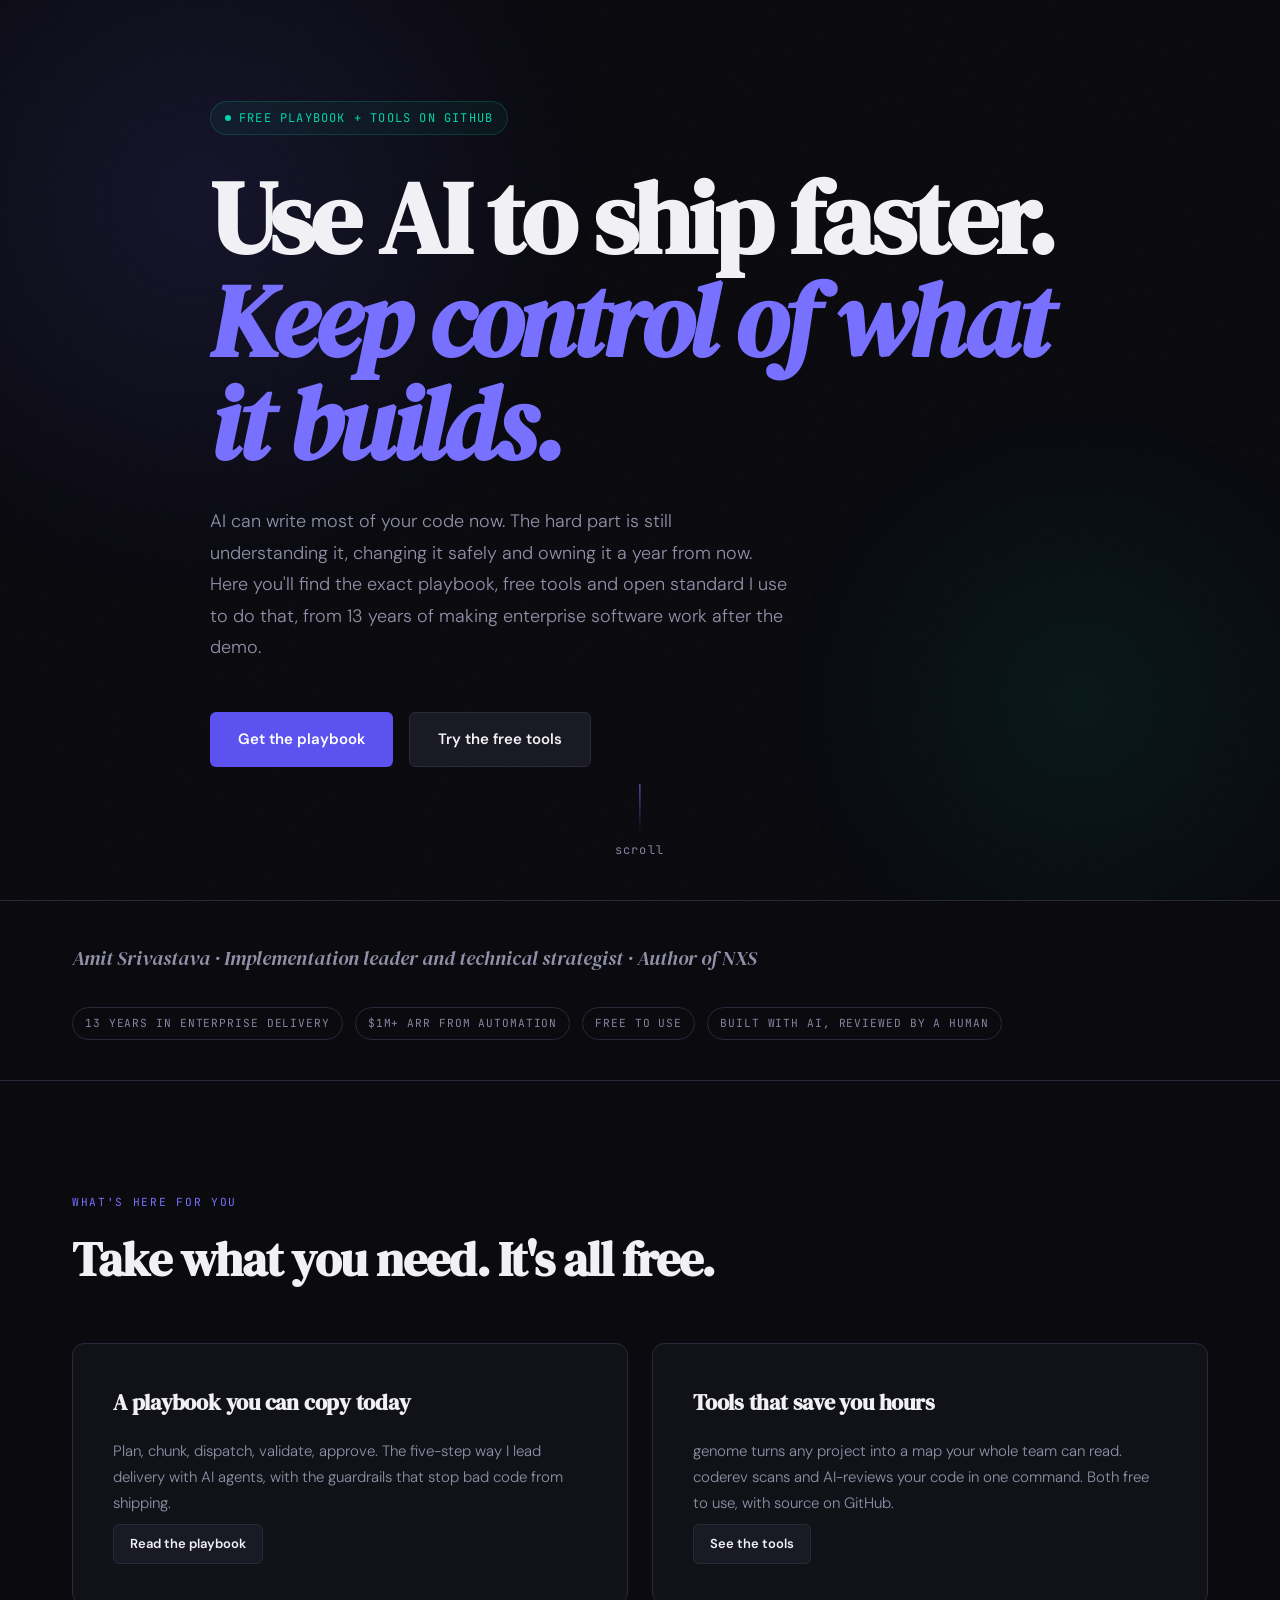
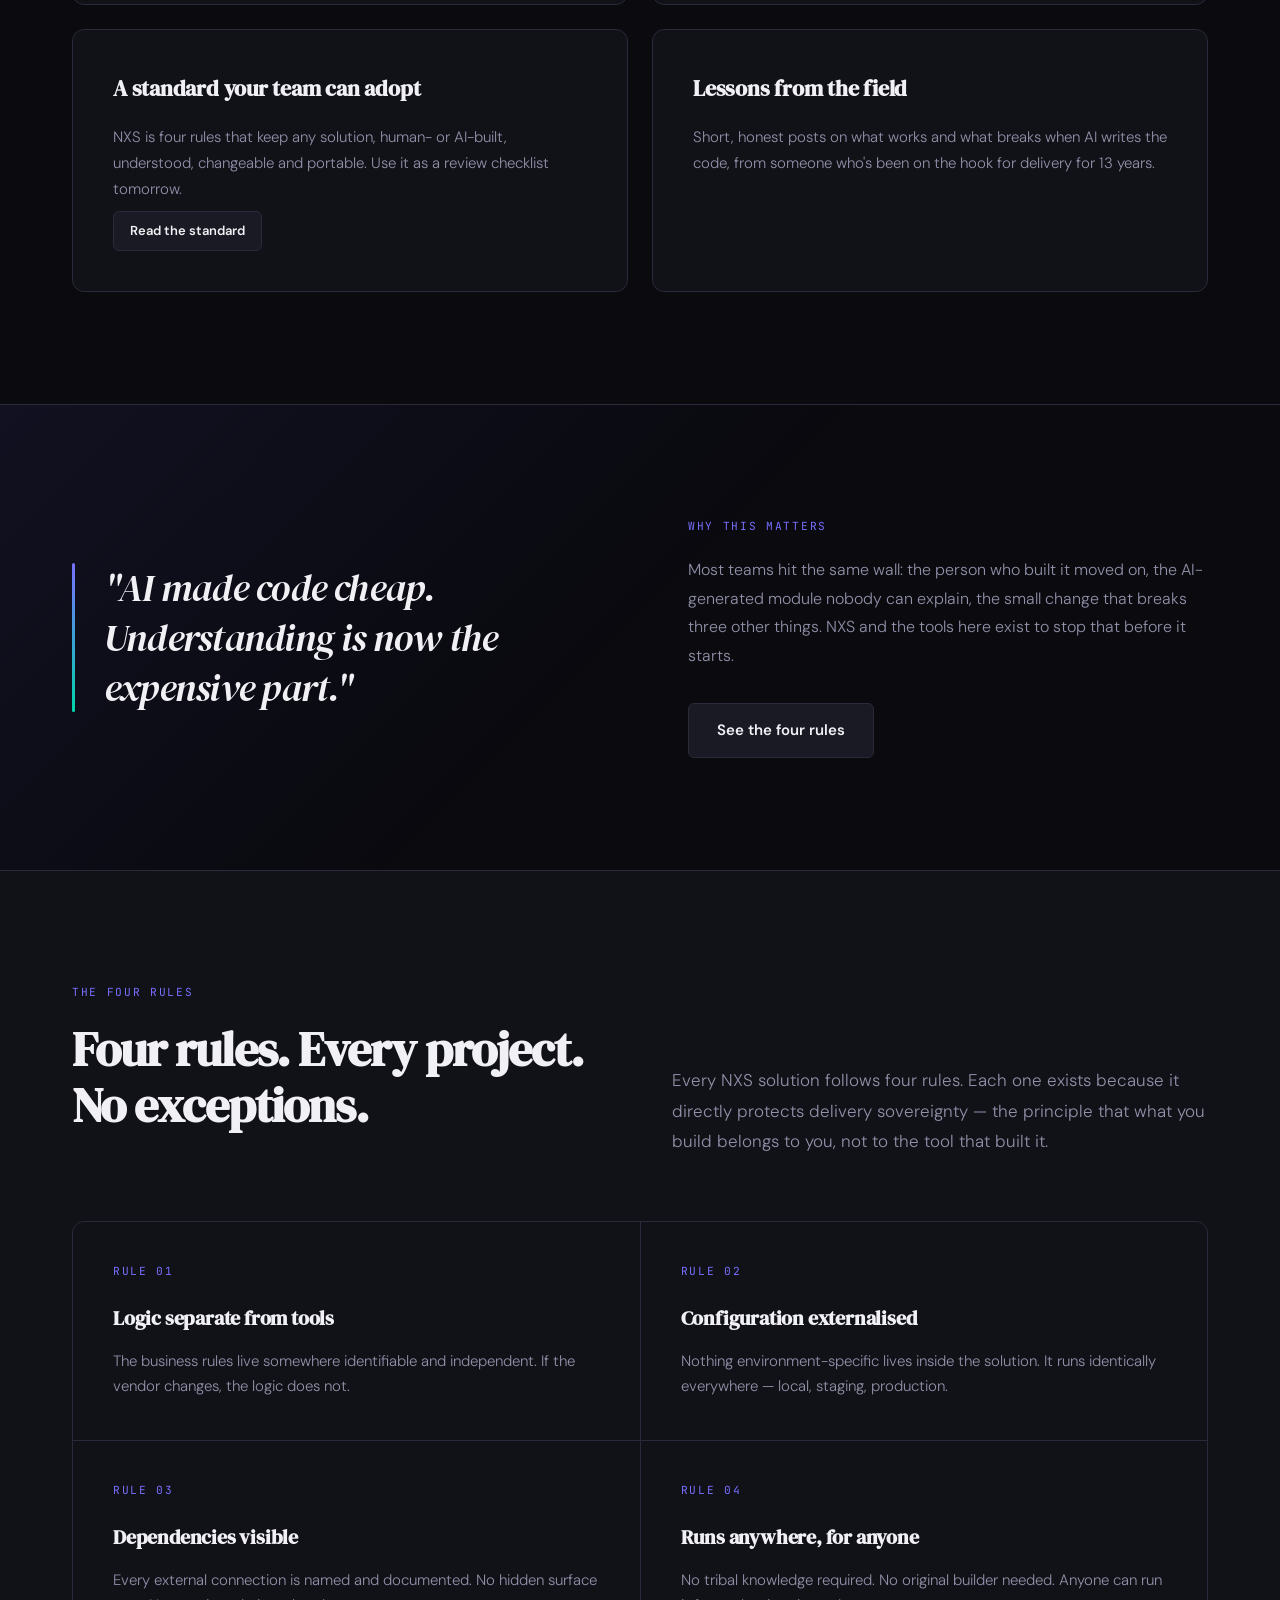
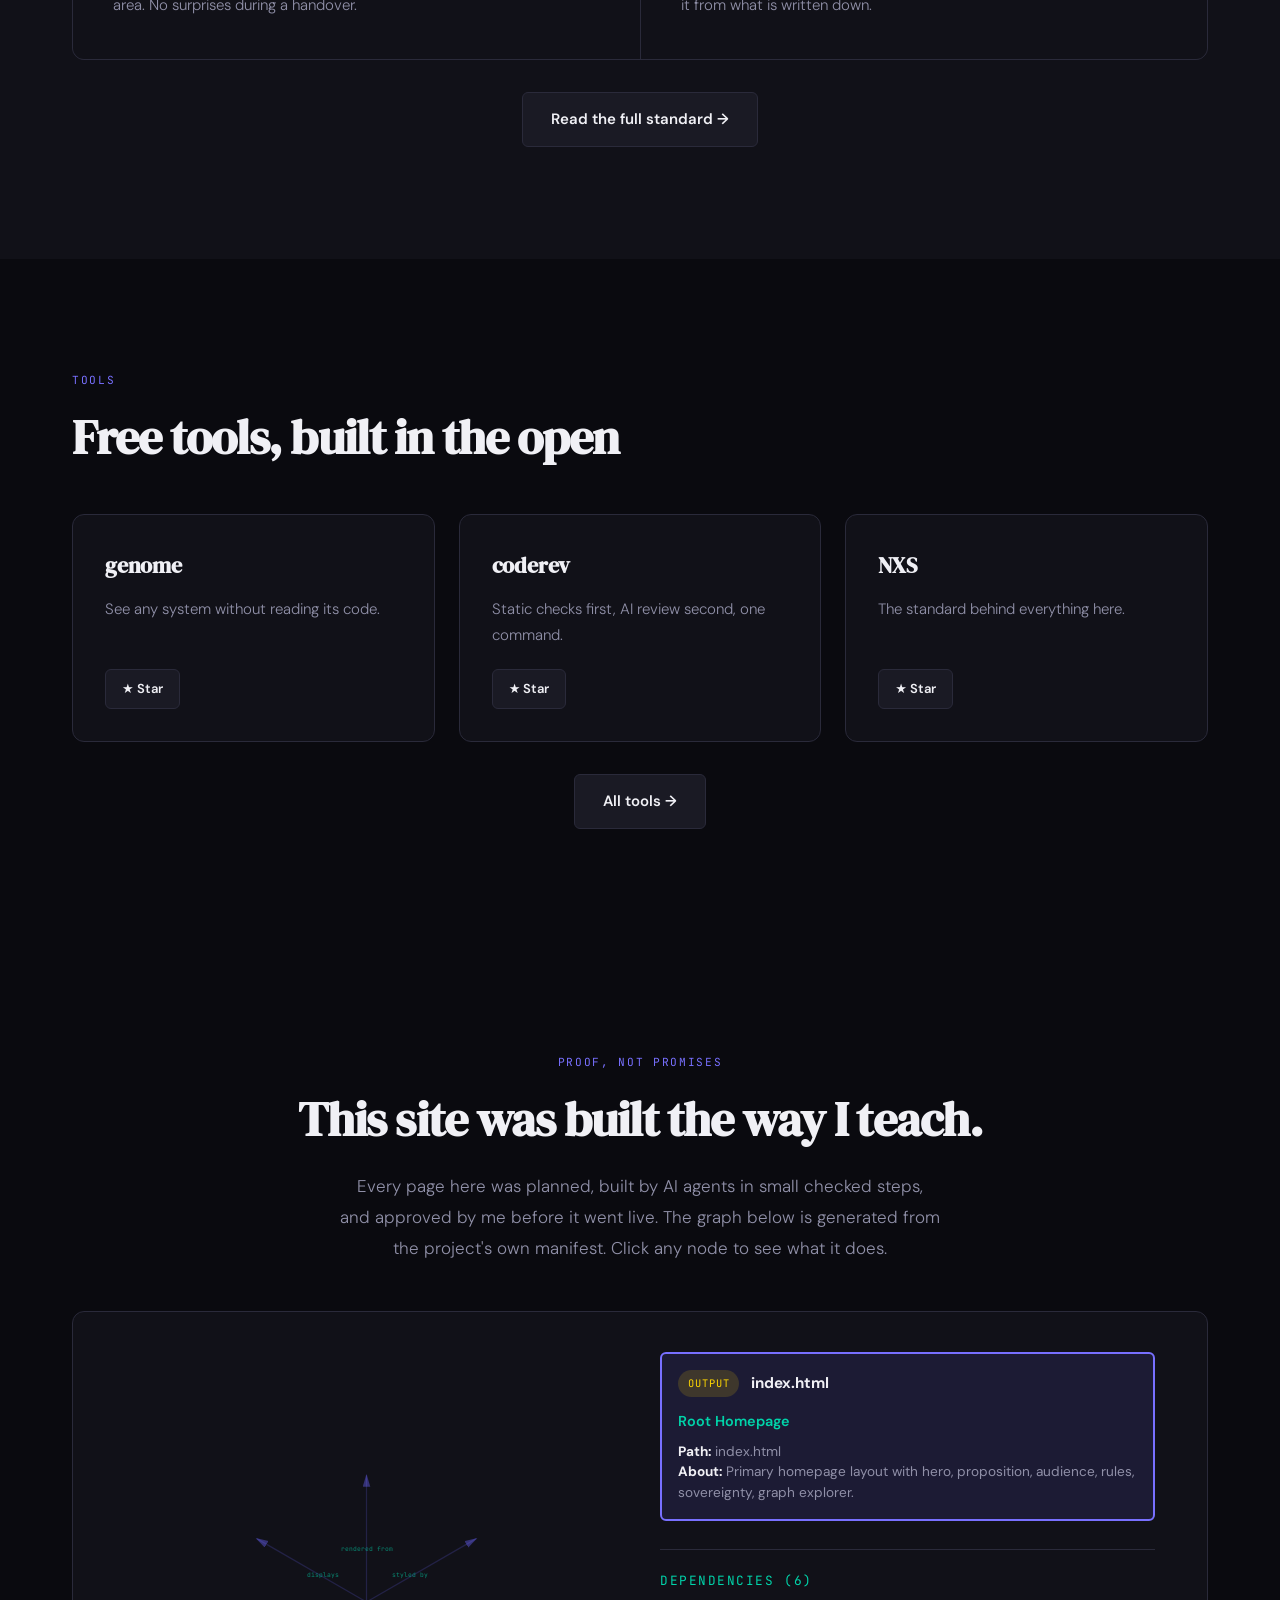
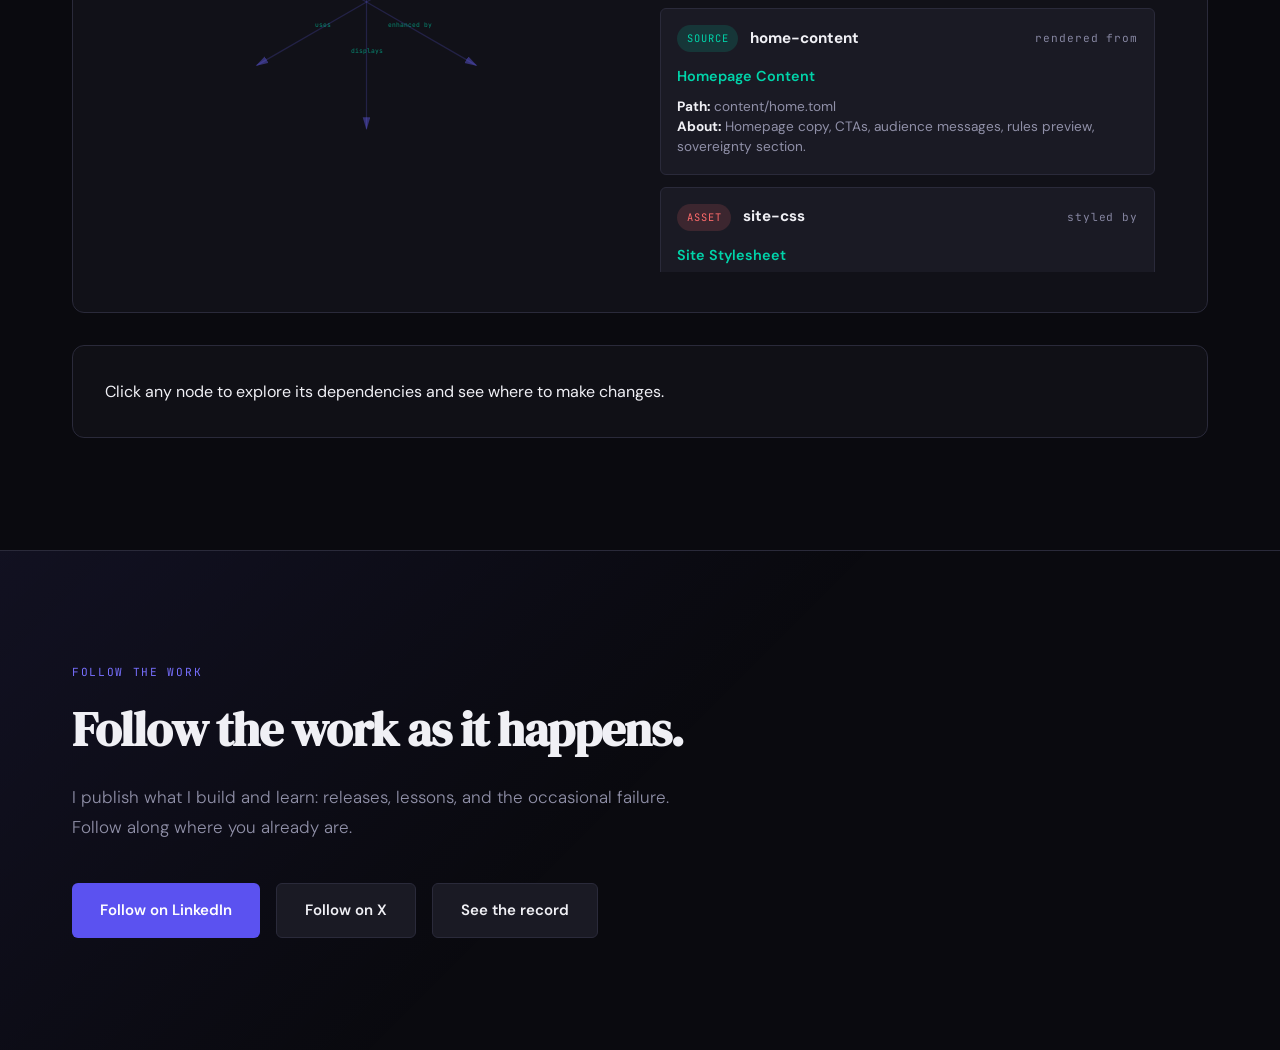
<file: index.html>
<!DOCTYPE html>
<html lang="en">
<head>
  <meta charset="UTF-8">
  <meta name="viewport" content="width=device-width, initial-scale=1.0">
  <!-- [read_theme node] → meta -->
  <title>Use AI to ship faster, keep control | Amit Srivastava · nex-ovia</title>
  <meta name="description" content="Free playbook, tools and the NXS framework for using AI to ship faster without losing control of what it builds. From 13 years of enterprise delivery.">
  <meta property="og:title" content="Use AI to ship faster, keep control | Amit Srivastava · nex-ovia">
  <meta property="og:description" content="Free playbook, tools and the NXS framework for using AI to ship faster without losing control of what it builds. From 13 years of enterprise delivery.">
  <meta property="og:url" content="https://nex-ovia.com">
  <!-- [read_theme node] → typography -->
  <link rel="preconnect" href="https://fonts.googleapis.com">
  <link href="https://fonts.googleapis.com/css2?family=DM+Serif+Display:ital@0;1&family=DM+Sans:opsz,wght@9..40,300;9..40,400;9..40,500;9..40,600&family=JetBrains+Mono:wght@400;500&display=swap" rel="stylesheet">
  <style>
    /* ── [build_css node] — generated from theme.toml ── */
    :root {
      --bg:             #0a0a0f;
      --surface:        #111118;
      --surface-raised: #1a1a24;
      --border:         #2a2a3a;
      --accent:         #7870ff;
      --accent-2:       #00d4aa;
      --accent-warm:    #ff6b6b;
      --text:           #f0f0f5;
      --text-2:         #9090a8;
      --text-muted:     #8585a0;
      --font-display:   'DM Serif Display', Georgia, serif;
      --font-body:      'DM Sans', system-ui, sans-serif;
      --font-mono:      'JetBrains Mono', monospace;
      --ease:           cubic-bezier(0.16, 1, 0.3, 1);
      --section:        7rem;
      --radius:         0.75rem;
      --radius-sm:      0.375rem;
    }

    *, *::before, *::after { box-sizing: border-box; margin: 0; padding: 0; }

    html { scroll-behavior: smooth; }

    body {
      background: var(--bg);
      color: var(--text);
      font-family: var(--font-body);
      font-size: 1rem;
      line-height: 1.7;
      overflow-x: hidden;
    }

    /* ── Noise texture overlay ── */
    body::before {
      content: '';
      position: fixed;
      inset: 0;
      background-image: url("data:image/svg+xml,%3Csvg viewBox='0 0 256 256' xmlns='http://www.w3.org/2000/svg'%3E%3Cfilter id='noise'%3E%3CfeTurbulence type='fractalNoise' baseFrequency='0.9' numOctaves='4' stitchTiles='stitch'/%3E%3C/filter%3E%3Crect width='100%25' height='100%25' filter='url(%23noise)' opacity='0.035'/%3E%3C/svg%3E");
      pointer-events: none;
      z-index: 0;
      opacity: 0.4;
    }

    /* ── Layout ── */
    .container {
      max-width: 1200px;
      margin: 0 auto;
      padding: 0 2rem;
      position: relative;
      z-index: 1;
    }

    /* ── Nav ── */
    nav {
      position: fixed;
      top: 0; left: 0; right: 0;
      z-index: 100;
      padding: 1.25rem 0;
      background: rgba(10, 10, 15, 0.8);
      backdrop-filter: blur(20px);
      border-bottom: 1px solid transparent;
      transition: border-color 0.3s var(--ease);
    }

    nav.scrolled { border-color: var(--border); }

    nav .container {
      display: flex;
      align-items: center;
      justify-content: space-between;
      gap: 2rem;
    }

    .nav-logo {
      font-family: var(--font-display);
      font-size: 1.25rem;
      color: var(--text);
      text-decoration: none;
      letter-spacing: -0.02em;
    }

    .nav-logo span { color: var(--accent); }

    .nav-links {
      display: flex;
      align-items: center;
      gap: 0.25rem;
      list-style: none;
    }

    .nav-links a {
      color: var(--text-2);
      text-decoration: none;
      font-size: 0.875rem;
      font-weight: 500;
      padding: 0.5rem 0.875rem;
      border-radius: var(--radius-sm);
      transition: color 0.2s, background 0.2s;
    }

    .nav-links a:hover { color: var(--text); background: var(--surface-raised); }

    .nav-links .highlight a {
      color: var(--bg);
      background: var(--accent);
      font-weight: 600;
    }

    .nav-links .highlight a:hover { background: #7d75ff; color: var(--bg); }

    /* ── Hero ── */
    .hero {
      min-height: 100vh;
      display: flex;
      align-items: center;
      padding-top: 5rem;
      position: relative;
      overflow: hidden;
    }

    .hero-glow {
      position: absolute;
      width: 800px;
      height: 800px;
      border-radius: 50%;
      background: radial-gradient(circle, rgba(108, 99, 255, 0.12) 0%, transparent 70%);
      top: -200px;
      left: -200px;
      pointer-events: none;
    }

    .hero-glow-2 {
      position: absolute;
      width: 600px;
      height: 600px;
      border-radius: 50%;
      background: radial-gradient(circle, rgba(0, 212, 170, 0.07) 0%, transparent 70%);
      bottom: -100px;
      right: -100px;
      pointer-events: none;
    }

    .hero-inner {
      max-width: 860px;
    }

    .hero-eyebrow {
      display: inline-flex;
      align-items: center;
      gap: 0.5rem;
      font-family: var(--font-mono);
      font-size: 0.75rem;
      color: var(--accent-2);
      letter-spacing: 0.1em;
      text-transform: uppercase;
      margin-bottom: 2rem;
      padding: 0.375rem 0.875rem;
      border: 1px solid rgba(0, 212, 170, 0.2);
      border-radius: 100px;
      background: rgba(0, 212, 170, 0.05);
      animation: fadeUp 0.8s var(--ease) both;
    }

    .hero-eyebrow::before {
      content: '';
      width: 6px;
      height: 6px;
      border-radius: 50%;
      background: var(--accent-2);
      animation: pulse 2s ease infinite;
    }

    @keyframes pulse {
      0%, 100% { opacity: 1; }
      50% { opacity: 0.4; }
    }

    .hero h1 {
      font-family: var(--font-display);
      font-size: clamp(3.5rem, 8vw, 6.5rem);
      line-height: 1.0;
      letter-spacing: -0.03em;
      color: var(--text);
      margin-bottom: 0.25rem;
      animation: fadeUp 0.8s var(--ease) 0.1s both;
    }

    .hero h1 .italic { font-style: italic; color: var(--accent); }

    .hero h1 .line2 {
      display: block;
      animation: fadeUp 0.8s var(--ease) 0.2s both;
    }

    .hero-sub {
      font-size: 1.125rem;
      color: var(--text-2);
      max-width: 580px;
      margin: 2rem 0 3rem;
      line-height: 1.75;
      font-weight: 300;
      animation: fadeUp 0.8s var(--ease) 0.3s both;
    }

    .hero-actions {
      display: flex;
      gap: 1rem;
      flex-wrap: wrap;
      animation: fadeUp 0.8s var(--ease) 0.4s both;
    }

    .btn {
      display: inline-flex;
      align-items: center;
      gap: 0.5rem;
      padding: 0.875rem 1.75rem;
      border-radius: var(--radius-sm);
      font-weight: 600;
      font-size: 0.9375rem;
      text-decoration: none;
      transition: all 0.2s var(--ease);
      cursor: pointer;
      border: none;
    }

    .btn-primary {
      background: #5b52f0;
      color: #fff;
    }

    .btn-primary:hover {
      background: #4f46e0;
      transform: translateY(-2px);
      box-shadow: 0 8px 24px rgba(108, 99, 255, 0.35);
    }

    .btn-secondary {
      background: var(--surface-raised);
      color: var(--text);
      border: 1px solid var(--border);
    }

    .btn-secondary:hover {
      border-color: var(--accent);
      color: var(--accent);
      transform: translateY(-2px);
    }

    .hero-scroll {
      position: absolute;
      bottom: 2.5rem;
      left: 50%;
      transform: translateX(-50%);
      display: flex;
      flex-direction: column;
      align-items: center;
      gap: 0.5rem;
      color: var(--text-muted);
      font-size: 0.75rem;
      font-family: var(--font-mono);
      letter-spacing: 0.1em;
      animation: fadeIn 1s var(--ease) 1s both;
    }

    .scroll-line {
      width: 1px;
      height: 48px;
      background: linear-gradient(to bottom, var(--accent), transparent);
      animation: scrollPulse 2s ease infinite;
    }

    @keyframes scrollPulse {
      0% { transform: scaleY(0); transform-origin: top; }
      50% { transform: scaleY(1); transform-origin: top; }
      51% { transform: scaleY(1); transform-origin: bottom; }
      100% { transform: scaleY(0); transform-origin: bottom; }
    }

    /* ── Section shared ── */
    section {
      padding: var(--section) 0;
      position: relative;
    }

    .section-label {
      font-family: var(--font-mono);
      font-size: 0.7rem;
      letter-spacing: 0.15em;
      text-transform: uppercase;
      color: var(--accent);
      margin-bottom: 1.25rem;
    }

    .section-title {
      font-family: var(--font-display);
      font-size: clamp(2rem, 4vw, 3rem);
      line-height: 1.15;
      letter-spacing: -0.02em;
      margin-bottom: 1.5rem;
    }

    .section-body {
      color: var(--text-2);
      font-size: 1.0625rem;
      max-width: 600px;
      line-height: 1.8;
      font-weight: 300;
    }

    /* ── Proposition strip ── */
    .proposition {
      padding: 2.5rem 0;
      border-top: 1px solid var(--border);
      border-bottom: 1px solid var(--border);
    }

    .proposition-inner {
      display: flex;
      align-items: center;
      justify-content: space-between;
      gap: 2rem;
      flex-wrap: wrap;
    }

    .proposition-text {
      font-family: var(--font-display);
      font-size: 1.25rem;
      font-style: italic;
      color: var(--text-2);
    }

    .proposition-tags {
      display: flex;
      gap: 0.75rem;
      flex-wrap: wrap;
    }

    .tag {
      font-family: var(--font-mono);
      font-size: 0.7rem;
      letter-spacing: 0.08em;
      padding: 0.375rem 0.75rem;
      border-radius: 100px;
      border: 1px solid var(--border);
      color: var(--text-muted);
      text-transform: uppercase;
    }

    /* ── Audience cards ── */
    .audience-grid {
      display: grid;
      grid-template-columns: repeat(2, 1fr);
      gap: 1.5rem;
      margin-top: 3.5rem;
    }

    .audience-card {
      background: var(--surface);
      border: 1px solid var(--border);
      border-radius: var(--radius);
      padding: 2.5rem;
      position: relative;
      overflow: hidden;
      display: flex;
      flex-direction: column;
      transition: border-color 0.3s, transform 0.3s var(--ease);
    }

    .audience-card::before {
      content: '';
      position: absolute;
      inset: 0;
      background: linear-gradient(135deg, rgba(108, 99, 255, 0.05) 0%, transparent 60%);
      opacity: 0;
      pointer-events: none;
      transition: opacity 0.3s;
    }

    .audience-card:hover {
      border-color: rgba(108, 99, 255, 0.4);
      transform: translateY(-4px);
    }

    .audience-card:hover::before { opacity: 1; }

    .audience-card:nth-child(2)::before {
      background: linear-gradient(135deg, rgba(0, 212, 170, 0.05) 0%, transparent 60%);
    }

    .audience-card:nth-child(2):hover { border-color: rgba(0, 212, 170, 0.4); }

    .audience-card:nth-child(3)::before {
      background: linear-gradient(135deg, rgba(255, 107, 107, 0.05) 0%, transparent 60%);
    }

    .audience-card:nth-child(3):hover { border-color: rgba(255, 107, 107, 0.4); }

    .card-title {
      font-family: var(--font-display);
      font-size: 1.375rem;
      margin-bottom: 1rem;
      letter-spacing: -0.01em;
    }

    .card-body {
      color: var(--text-2);
      font-size: 0.9375rem;
      line-height: 1.75;
      font-weight: 300;
    }

    /* ── Rules ── */
    .rules-section { background: var(--surface); }

    .rules-header {
      display: grid;
      grid-template-columns: 1fr 1fr;
      gap: 4rem;
      align-items: end;
      margin-bottom: 4rem;
    }

    .rules-intro {
      color: var(--text-2);
      font-size: 1.0625rem;
      line-height: 1.8;
      font-weight: 300;
    }

    .rules-grid {
      display: grid;
      grid-template-columns: repeat(2, 1fr);
      gap: 1px;
      background: var(--border);
      border: 1px solid var(--border);
      border-radius: var(--radius);
      overflow: hidden;
    }

    .rule-card {
      background: var(--surface);
      padding: 2.5rem;
      transition: background 0.2s;
      position: relative;
    }

    .rule-card:hover { background: var(--surface-raised); }

    .rule-number {
      font-family: var(--font-mono);
      font-size: 0.7rem;
      letter-spacing: 0.15em;
      color: var(--accent);
      margin-bottom: 1.25rem;
      display: block;
    }

    .rule-title {
      font-family: var(--font-display);
      font-size: 1.25rem;
      margin-bottom: 0.875rem;
      letter-spacing: -0.01em;
    }

    .rule-summary {
      color: var(--text-2);
      font-size: 0.9375rem;
      line-height: 1.7;
      font-weight: 300;
    }

    /* ── Sovereignty quote ── */
    .sovereignty-section {
      background: linear-gradient(135deg, rgba(108, 99, 255, 0.08) 0%, transparent 50%);
      border-top: 1px solid var(--border);
      border-bottom: 1px solid var(--border);
    }

    .sovereignty-inner {
      display: grid;
      grid-template-columns: 1fr 1fr;
      gap: 6rem;
      align-items: center;
    }

    .sovereignty-quote {
      font-family: var(--font-display);
      font-size: clamp(1.75rem, 3vw, 2.5rem);
      font-style: italic;
      line-height: 1.3;
      letter-spacing: -0.02em;
      color: var(--text);
      position: relative;
      padding-left: 2rem;
    }

    .sovereignty-quote::before {
      content: '';
      position: absolute;
      left: 0;
      top: 0;
      bottom: 0;
      width: 3px;
      background: linear-gradient(to bottom, var(--accent), var(--accent-2));
      border-radius: 2px;
    }

    .sovereignty-body {
      color: var(--text-2);
      font-size: 1rem;
      line-height: 1.8;
      font-weight: 300;
      margin-bottom: 2rem;
    }

    /* ── Graph visualiser ── */
    .graph-section { overflow: hidden; }

    .graph-label {
      text-align: center;
      margin-bottom: 3rem;
    }

    .graph-label .section-body { margin: 1rem auto 0; }

    .graph-canvas {
      background: var(--surface);
      border: 1px solid var(--border);
      border-radius: var(--radius);
      padding: 2.5rem;
      overflow: auto;
    }

    .graph-explorer {
      display: grid;
      grid-template-columns: 1fr 1fr;
      gap: 2.5rem;
      min-height: 500px;
    }

    .graph-svg {
      border-radius: var(--radius-sm);
      background: rgba(10, 10, 15, 0.3);
    }

    .graph-nodes-list {
      display: flex;
      flex-direction: column;
      gap: 1.25rem;
      overflow-y: auto;
      max-height: 520px;
      padding-right: 0.75rem;
    }

    .graph-nodes-list::-webkit-scrollbar {
      width: 6px;
    }

    .graph-nodes-list::-webkit-scrollbar-thumb {
      background: var(--border);
      border-radius: 3px;
    }

    .graph-explorer-node {
      background: var(--surface-raised);
      border: 1px solid var(--border);
      border-radius: var(--radius-sm);
      padding: 1rem;
      cursor: pointer;
      transition: all 0.2s;
    }

    .graph-explorer-node:hover {
      border-color: var(--accent);
      transform: translateX(4px);
      box-shadow: 0 8px 24px rgba(108, 99, 255, 0.12);
    }

    .graph-explorer-node.active {
      border-color: var(--accent);
      background: rgba(108, 99, 255, 0.08);
      box-shadow: 0 10px 40px rgba(108, 99, 255, 0.15);
    }

    .graph-explorer-node.root-node {
      border: 2px solid var(--accent);
      background: rgba(108, 99, 255, 0.12);
      margin-bottom: 0.5rem;
    }

    .explorer-node-header {
      display: flex;
      align-items: center;
      gap: 0.75rem;
      margin-bottom: 0.75rem;
      flex-wrap: wrap;
    }

    .node-type-tag {
      font-family: var(--font-mono);
      font-size: 0.65rem;
      padding: 0.3rem 0.6rem;
      border-radius: 100px;
      text-transform: uppercase;
      letter-spacing: 0.1em;
      background: rgba(108, 99, 255, 0.15);
      color: var(--accent);
    }

    .node-type-tag.node-source {
      background: rgba(0, 212, 170, 0.15);
      color: var(--accent-2);
    }

    .node-type-tag.node-asset {
      background: rgba(255, 107, 107, 0.15);
      color: var(--accent-warm);
    }

    .node-type-tag.node-output {
      background: rgba(255, 215, 0, 0.15);
      color: #ffd700;
    }

    .node-type-tag.node-config {
      background: rgba(108, 99, 255, 0.15);
      color: var(--accent);
    }

    .node-id-text {
      font-weight: 700;
      color: var(--text);
      font-size: 0.95rem;
    }

    .edge-relation {
      font-family: var(--font-mono);
      font-size: 0.7rem;
      color: var(--text-muted);
      letter-spacing: 0.08em;
      margin-left: auto;
    }

    .explorer-node-body {
      display: flex;
      flex-direction: column;
      gap: 0.5rem;
    }

    .node-role {
      font-size: 0.9rem;
      font-weight: 600;
      color: var(--accent-2);
    }

    .node-details {
      font-size: 0.85rem;
      color: var(--text-2);
      line-height: 1.5;
    }

    .node-details strong {
      color: var(--text);
    }

    .graph-deps-section {
      border-top: 1px solid var(--border);
      padding-top: 1.25rem;
    }

    .deps-section-title {
      font-family: var(--font-mono);
      font-size: 0.8rem;
      text-transform: uppercase;
      letter-spacing: 0.12em;
      color: var(--accent-2);
      margin-bottom: 1rem;
    }

    .graph-deps-list {
      display: flex;
      flex-direction: column;
      gap: 0.75rem;
    }

    .graph-details {
      background: rgba(17, 17, 24, 0.9);
      border: 1px solid var(--border);
      border-radius: var(--radius);
      padding: 2rem;
      margin-top: 2rem;
    }

    .graph-detail-title {
      font-family: var(--font-display);
      font-size: 1.5rem;
      margin-bottom: 0.75rem;
      color: var(--text);
    }

    .graph-detail-body {
      color: var(--text-2);
      font-size: 0.95rem;
      line-height: 1.8;
      margin-bottom: 1rem;
    }

    .graph-detail-meta {
      display: grid;
      gap: 0.65rem;
      font-size: 0.9rem;
      color: var(--text-2);
      line-height: 1.6;
    }

    .graph-detail-meta dt {
      font-family: var(--font-mono);
      text-transform: uppercase;
      font-size: 0.72rem;
      color: var(--accent-2);
    }

    .graph-detail-meta dd {
      margin: 0;
      color: var(--text);
    }

    /* ── Open source tools strip ── */
    .tools-grid {
      display: grid;
      grid-template-columns: repeat(3, 1fr);
      gap: 1.5rem;
      margin-top: 3rem;
    }

    .tool-mini {
      background: var(--surface);
      border: 1px solid var(--border);
      border-radius: var(--radius);
      padding: 2rem;
      display: flex;
      flex-direction: column;
      gap: 0.75rem;
    }

    .tool-mini .card-title { margin-bottom: 0; }

    .tool-mini-links { margin-top: auto; padding-top: 0.5rem; }

    .tool-mini-links .btn { padding: 0.5rem 1rem; font-size: 0.8125rem; }

    .tools-all { margin-top: 2rem; text-align: center; }

    /* ── Connect strip ── */
    .work-strip {
      background: linear-gradient(135deg, rgba(108, 99, 255, 0.08) 0%, transparent 50%);
      border-top: 1px solid var(--border);
    }

    .work-actions { margin-top: 2.5rem; }

    /* ── Animations ── */
    @keyframes fadeUp {
      from { opacity: 0; transform: translateY(24px); }
      to   { opacity: 1; transform: translateY(0); }
    }

    @keyframes fadeIn {
      from { opacity: 0; }
      to   { opacity: 1; }
    }

    .reveal {
      opacity: 0;
      transform: translateY(20px);
      transition: opacity 0.7s var(--ease), transform 0.7s var(--ease);
    }

    .reveal.visible {
      opacity: 1;
      transform: translateY(0);
    }

    /* ── Responsive ── */
    @media (max-width: 768px) {
      :root { --section: 4rem; }
      .rules-header { grid-template-columns: 1fr; gap: 2rem; }
      .audience-grid { grid-template-columns: 1fr; }
      .rules-grid { grid-template-columns: 1fr; }
      .sovereignty-inner { grid-template-columns: 1fr; gap: 3rem; }
      .graph-explorer { grid-template-columns: 1fr; }
      .tools-grid { grid-template-columns: 1fr; }
    }
    @media (max-width: 720px) {
      nav .container { flex-wrap: wrap; }
      .nav-links { width: 100%; min-width: 0; gap: 0; overflow-x: auto; white-space: nowrap; scrollbar-width: none; }
      .nav-links::-webkit-scrollbar { display: none; }
      .nav-links li { flex-shrink: 0; }
      .nav-links .highlight { order: -1; }
      .nav-links a { padding: 0.5rem 0.625rem; font-size: 0.8125rem; }
    }

    /* ── Footer (from site.css) ── */
    footer { border-top: 1px solid var(--border); padding: 3rem 0; }
    .footer-inner { display: flex; align-items: center; justify-content: space-between; gap: 2rem; flex-wrap: wrap; }
    .footer-logo { font-family: var(--font-display); font-size: 1.125rem; color: var(--text); }
    .footer-logo span { color: var(--accent); }
    .footer-wordmark { display: block; height: 22px; width: auto; }
    .nav-wordmark { display: block; height: 25px; width: auto; }
    .footer-links { display: flex; flex-wrap: wrap; gap: 0.75rem 1.5rem; list-style: none; }
    .footer-links a { color: var(--text-muted); text-decoration: none; font-size: 0.875rem; transition: color 0.2s; }
    .footer-links a:hover { color: var(--text); }
    .footer-copy { color: var(--text-muted); font-size: 0.8125rem; }

    /* ── Skip link, focus, reduced motion (a11y) ── */
    .skip-link {
      position: absolute;
      left: 1rem;
      top: -3rem;
      z-index: 1000;
      padding: 0.5rem 1rem;
      background: var(--accent-2);
      color: #0a0a0f;
      font-weight: 600;
      border-radius: var(--radius-sm);
      text-decoration: none;
    }
    .skip-link:focus { top: 1rem; }

    a:focus-visible, button:focus-visible, [tabindex]:focus-visible {
      outline: 2px solid var(--accent-2);
      outline-offset: 3px;
    }

    @media (prefers-reduced-motion: reduce) {
      *, *::before, *::after {
        animation-duration: 0.01ms !important;
        animation-iteration-count: 1 !important;
        transition-duration: 0.01ms !important;
        scroll-behavior: auto !important;
      }
      .reveal { opacity: 1 !important; transform: none !important; }
    }
  </style>
</head>
<body>

  <!-- [read_site node] → nav -->
  <div id="nav-placeholder"></div>

  <!-- [build_pages node] → hero — source: content/home.toml [hero] -->
  <section class="hero">
    <div class="hero-glow"></div>
    <div class="hero-glow-2"></div>
    <div class="container">
      <div class="hero-inner">
        <div class="hero-eyebrow">Free playbook + tools on GitHub</div>
        <h1>
          Use AI to ship faster.<br>
          <span class="line2"><span class="italic">Keep control of what it builds.</span></span>
        </h1>
        <p class="hero-sub">
          AI can write most of your code now. The hard part is still understanding it, changing it safely and owning it a year from now. Here you'll find the exact playbook, free tools and open standard I use to do that, from 13 years of making enterprise software work after the demo.
        </p>
        <div class="hero-actions">
          <a href="/ai" class="btn btn-primary">Get the playbook</a>
          <a href="/tools" class="btn btn-secondary">Try the free tools</a>
        </div>
      </div>
    </div>
    <div class="hero-scroll">
      <div class="scroll-line"></div>
      <span>scroll</span>
    </div>
  </section>

  <!-- [build_pages node] → proposition — source: content/home.toml [proposition] -->
  <div class="proposition">
    <div class="container">
      <div class="proposition-inner">
        <p class="proposition-text">Amit Srivastava · Implementation leader and technical strategist · Author of NXS</p>
        <div class="proposition-tags">
          <span class="tag">13 years in enterprise delivery</span>
          <span class="tag">$1M+ ARR from automation</span>
          <span class="tag">Free to use</span>
          <span class="tag">Built with AI, reviewed by a human</span>
        </div>
      </div>
    </div>
  </div>

  <!-- [build_pages node] → what you get — source: content/home.toml [what_you_get] -->
  <section>
    <div class="container">
      <div class="reveal">
        <p class="section-label">What's here for you</p>
        <h2 class="section-title">Take what you need. It's all free.</h2>
      </div>
      <div class="audience-grid">
        <div class="audience-card reveal">
          <h3 class="card-title">A playbook you can copy today</h3>
          <p class="card-body">Plan, chunk, dispatch, validate, approve. The five-step way I lead delivery with AI agents, with the guardrails that stop bad code from shipping.</p>
          <div class="tool-mini-links"><a href="/ai" class="btn btn-secondary">Read the playbook</a></div>
        </div>
        <div class="audience-card reveal">
          <h3 class="card-title">Tools that save you hours</h3>
          <p class="card-body">genome turns any project into a map your whole team can read. coderev scans and AI-reviews your code in one command. Both free to use, with source on GitHub.</p>
          <div class="tool-mini-links"><a href="/tools" class="btn btn-secondary">See the tools</a></div>
        </div>
        <div class="audience-card reveal">
          <h3 class="card-title">A standard your team can adopt</h3>
          <p class="card-body">NXS is four rules that keep any solution, human- or AI-built, understood, changeable and portable. Use it as a review checklist tomorrow.</p>
          <div class="tool-mini-links"><a href="/nxs" class="btn btn-secondary">Read the standard</a></div>
        </div>
        <div class="audience-card reveal">
          <h3 class="card-title">Lessons from the field</h3>
          <p class="card-body">Short, honest posts on what works and what breaks when AI writes the code, from someone who's been on the hook for delivery for 13 years.</p>
        </div>
      </div>
    </div>
  </section>

  <!-- [build_pages node] → problem — source: content/home.toml [problem] -->
  <section class="sovereignty-section">
    <div class="container">
      <div class="sovereignty-inner">
        <blockquote class="sovereignty-quote reveal">
          "AI made code cheap. Understanding is now the expensive part."
        </blockquote>
        <div class="reveal">
          <p class="section-label">Why this matters</p>
          <p class="sovereignty-body">
            Most teams hit the same wall: the person who built it moved on, the AI-generated module nobody can explain, the small change that breaks three other things. NXS and the tools here exist to stop that before it starts.
          </p>
          <a href="/nxs" class="btn btn-secondary">See the four rules</a>
        </div>
      </div>
    </div>
  </section>

  <!-- [build_pages node] → rules — source: content/home.toml [[rules_preview.rule]] -->
  <section class="rules-section">
    <div class="container">
      <div class="rules-header reveal">
        <div>
          <p class="section-label">The Four Rules</p>
          <h2 class="section-title">Four rules. Every project. No exceptions.</h2>
        </div>
        <p class="rules-intro">Every NXS solution follows four rules. Each one exists because it directly protects delivery sovereignty — the principle that what you build belongs to you, not to the tool that built it.</p>
      </div>
      <div class="rules-grid reveal">
        <div class="rule-card">
          <span class="rule-number">RULE 01</span>
          <h3 class="rule-title">Logic separate from tools</h3>
          <p class="rule-summary">The business rules live somewhere identifiable and independent. If the vendor changes, the logic does not.</p>
        </div>
        <div class="rule-card">
          <span class="rule-number">RULE 02</span>
          <h3 class="rule-title">Configuration externalised</h3>
          <p class="rule-summary">Nothing environment-specific lives inside the solution. It runs identically everywhere — local, staging, production.</p>
        </div>
        <div class="rule-card">
          <span class="rule-number">RULE 03</span>
          <h3 class="rule-title">Dependencies visible</h3>
          <p class="rule-summary">Every external connection is named and documented. No hidden surface area. No surprises during a handover.</p>
        </div>
        <div class="rule-card">
          <span class="rule-number">RULE 04</span>
          <h3 class="rule-title">Runs anywhere, for anyone</h3>
          <p class="rule-summary">No tribal knowledge required. No original builder needed. Anyone can run it from what is written down.</p>
        </div>
      </div>
      <div class="reveal tools-all">
        <a href="/nxs" class="btn btn-secondary">Read the full standard →</a>
      </div>
    </div>
  </section>

  <!-- [build_pages node] → tools strip — source: content/home.toml [tools_strip] -->
  <section>
    <div class="container">
      <div class="reveal">
        <p class="section-label">Tools</p>
        <h2 class="section-title">Free tools, built in the open</h2>
      </div>
      <div class="tools-grid">
        <div class="tool-mini reveal">
          <h3 class="card-title">genome</h3>
          <p class="card-body">See any system without reading its code.</p>
          <div class="tool-mini-links">
            <a href="https://github.com/nex-ovia/genome" class="btn btn-secondary" rel="noopener noreferrer" target="_blank">★ Star</a>
          </div>
        </div>
        <div class="tool-mini reveal">
          <h3 class="card-title">coderev</h3>
          <p class="card-body">Static checks first, AI review second, one command.</p>
          <div class="tool-mini-links">
            <a href="https://github.com/srivastava-ami/coderev" class="btn btn-secondary" rel="noopener noreferrer" target="_blank">★ Star</a>
          </div>
        </div>
        <div class="tool-mini reveal">
          <h3 class="card-title">NXS</h3>
          <p class="card-body">The standard behind everything here.</p>
          <div class="tool-mini-links">
            <a href="https://github.com/nex-ovia/NXS" class="btn btn-secondary" rel="noopener noreferrer" target="_blank">★ Star</a>
          </div>
        </div>
      </div>
      <div class="reveal tools-all">
        <a href="/tools" class="btn btn-secondary">All tools →</a>
      </div>
    </div>
  </section>

  <!-- [build_pages node] → graph visualiser — source: graph/build.toml -->
  <section class="graph-section">
    <div class="container">
      <div class="graph-label reveal">
        <p class="section-label">Proof, not promises</p>
        <h2 class="section-title">This site was built the way I teach.</h2>
        <p class="section-body">Every page here was planned, built by AI agents in small checked steps, and approved by me before it went live. The graph below is generated from the project's own manifest. Click any node to see what it does.</p>
      </div>
      <div class="graph-canvas reveal">
        <div id="project-graph-root" class="graph-flow"></div>
      </div>
      <div id="project-graph-details" class="graph-details reveal">
        <h3 class="graph-detail-title">Interactive project graph</h3>
        <p class="graph-detail-body">This graph is generated from <code>project.toml</code>. Click any node to see its role, the file it maps to, and where to make changes.</p>
      </div>
    </div>
  </section>

  <!-- [build_pages node] → work strip — source: content/home.toml [work_strip] -->
  <section class="work-strip">
    <div class="container">
      <div class="reveal">
        <p class="section-label">Follow the work</p>
        <h2 class="section-title">Follow the work as it happens.</h2>
        <p class="section-body">I publish what I build and learn: releases, lessons, and the occasional failure. Follow along where you already are.</p>
      </div>
      <div class="hero-actions reveal work-actions">
        <a href="https://www.linkedin.com/in/srivastava-ami" class="btn btn-primary" rel="noopener noreferrer" target="_blank">Follow on LinkedIn</a>
        <a href="https://x.com/amit4srivastava" class="btn btn-secondary" rel="noopener noreferrer" target="_blank">Follow on X</a>
        <a href="/impact" class="btn btn-secondary">See the record</a>
      </div>
    </div>
  </section>

  <div id="footer-placeholder"></div>

  <script>
    // Nav scroll state
    const nav = document.getElementById('nav');
    window.addEventListener('scroll', () => {
      nav.classList.toggle('scrolled', window.scrollY > 20);
    }, { passive: true });

    // Reveal on scroll
    const reveals = document.querySelectorAll('.reveal');
    const observer = new IntersectionObserver((entries) => {
      entries.forEach((entry, i) => {
        if (entry.isIntersecting) {
          setTimeout(() => entry.target.classList.add('visible'), i * 80);
          observer.unobserve(entry.target);
        }
      });
    }, { threshold: 0.1 });
    reveals.forEach(el => observer.observe(el));
  </script>
  <script src="project-graph.js"></script>

</body>
</html>
</file>
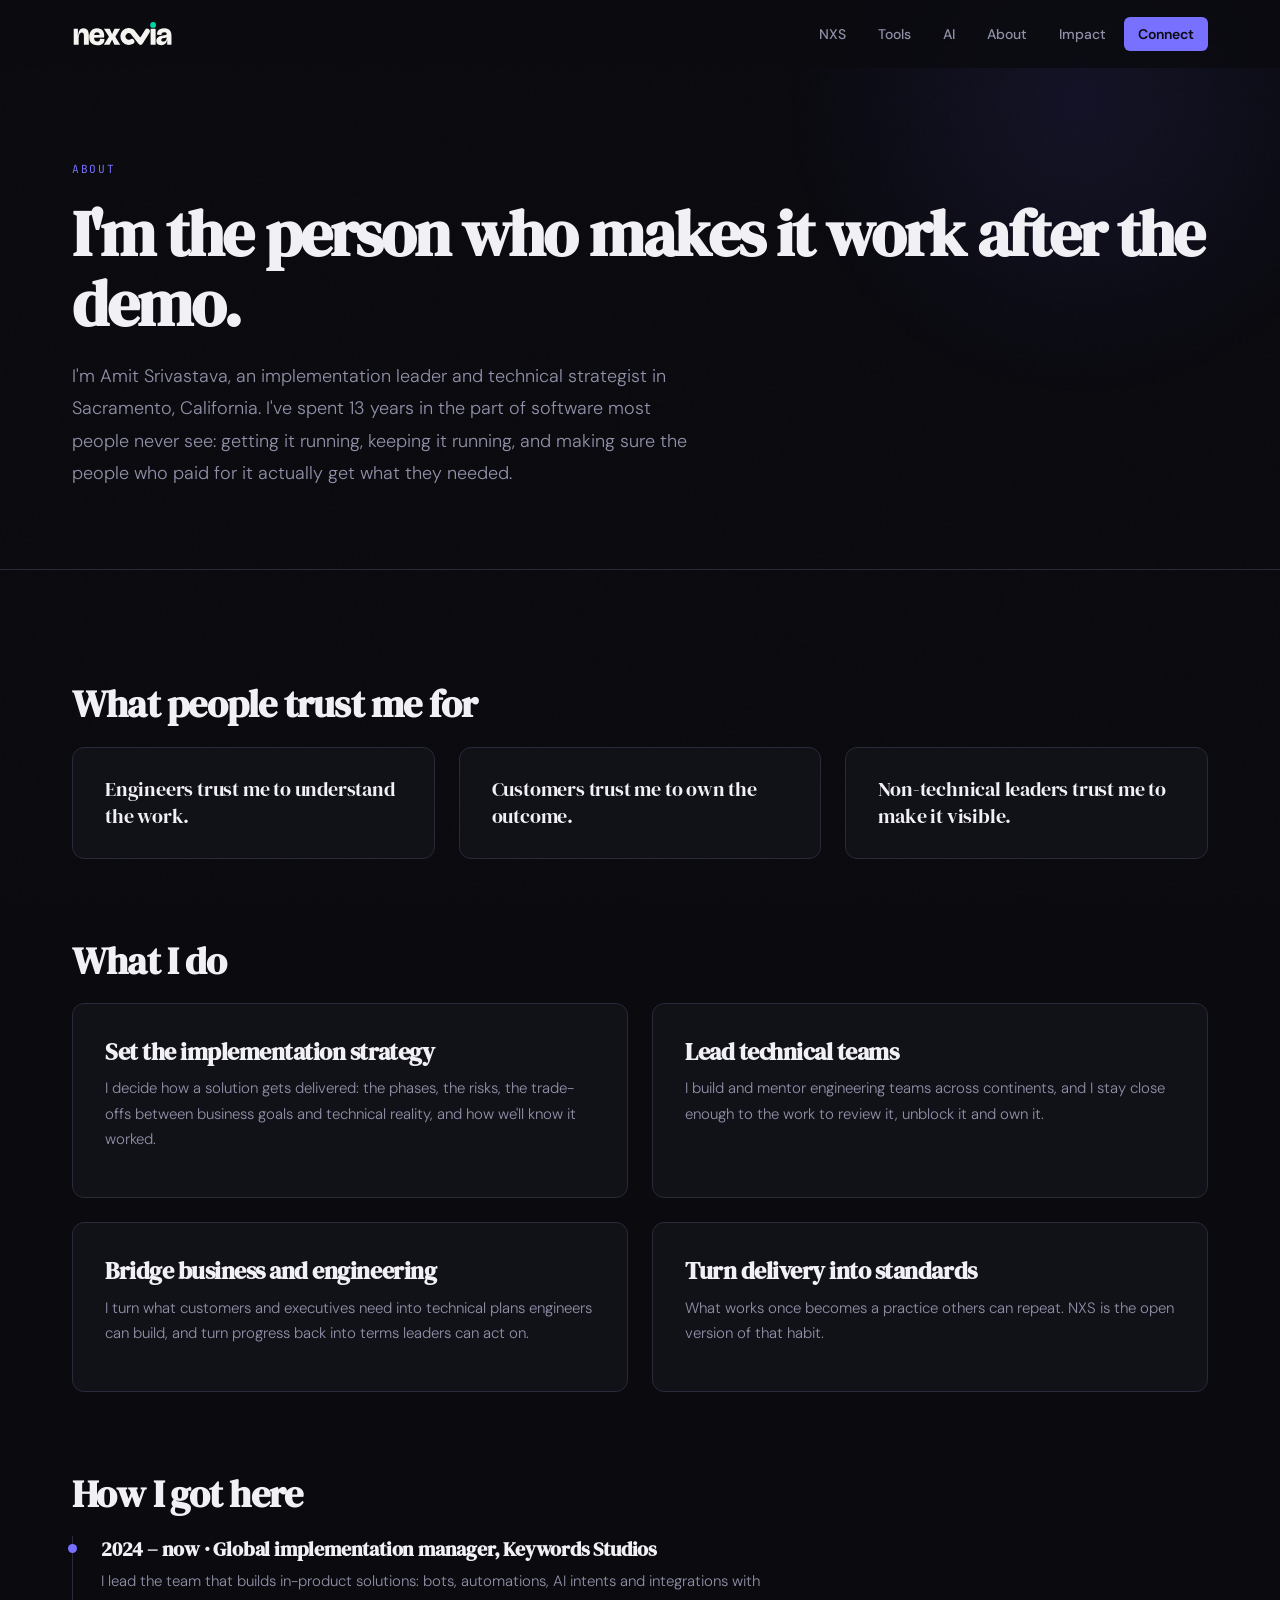
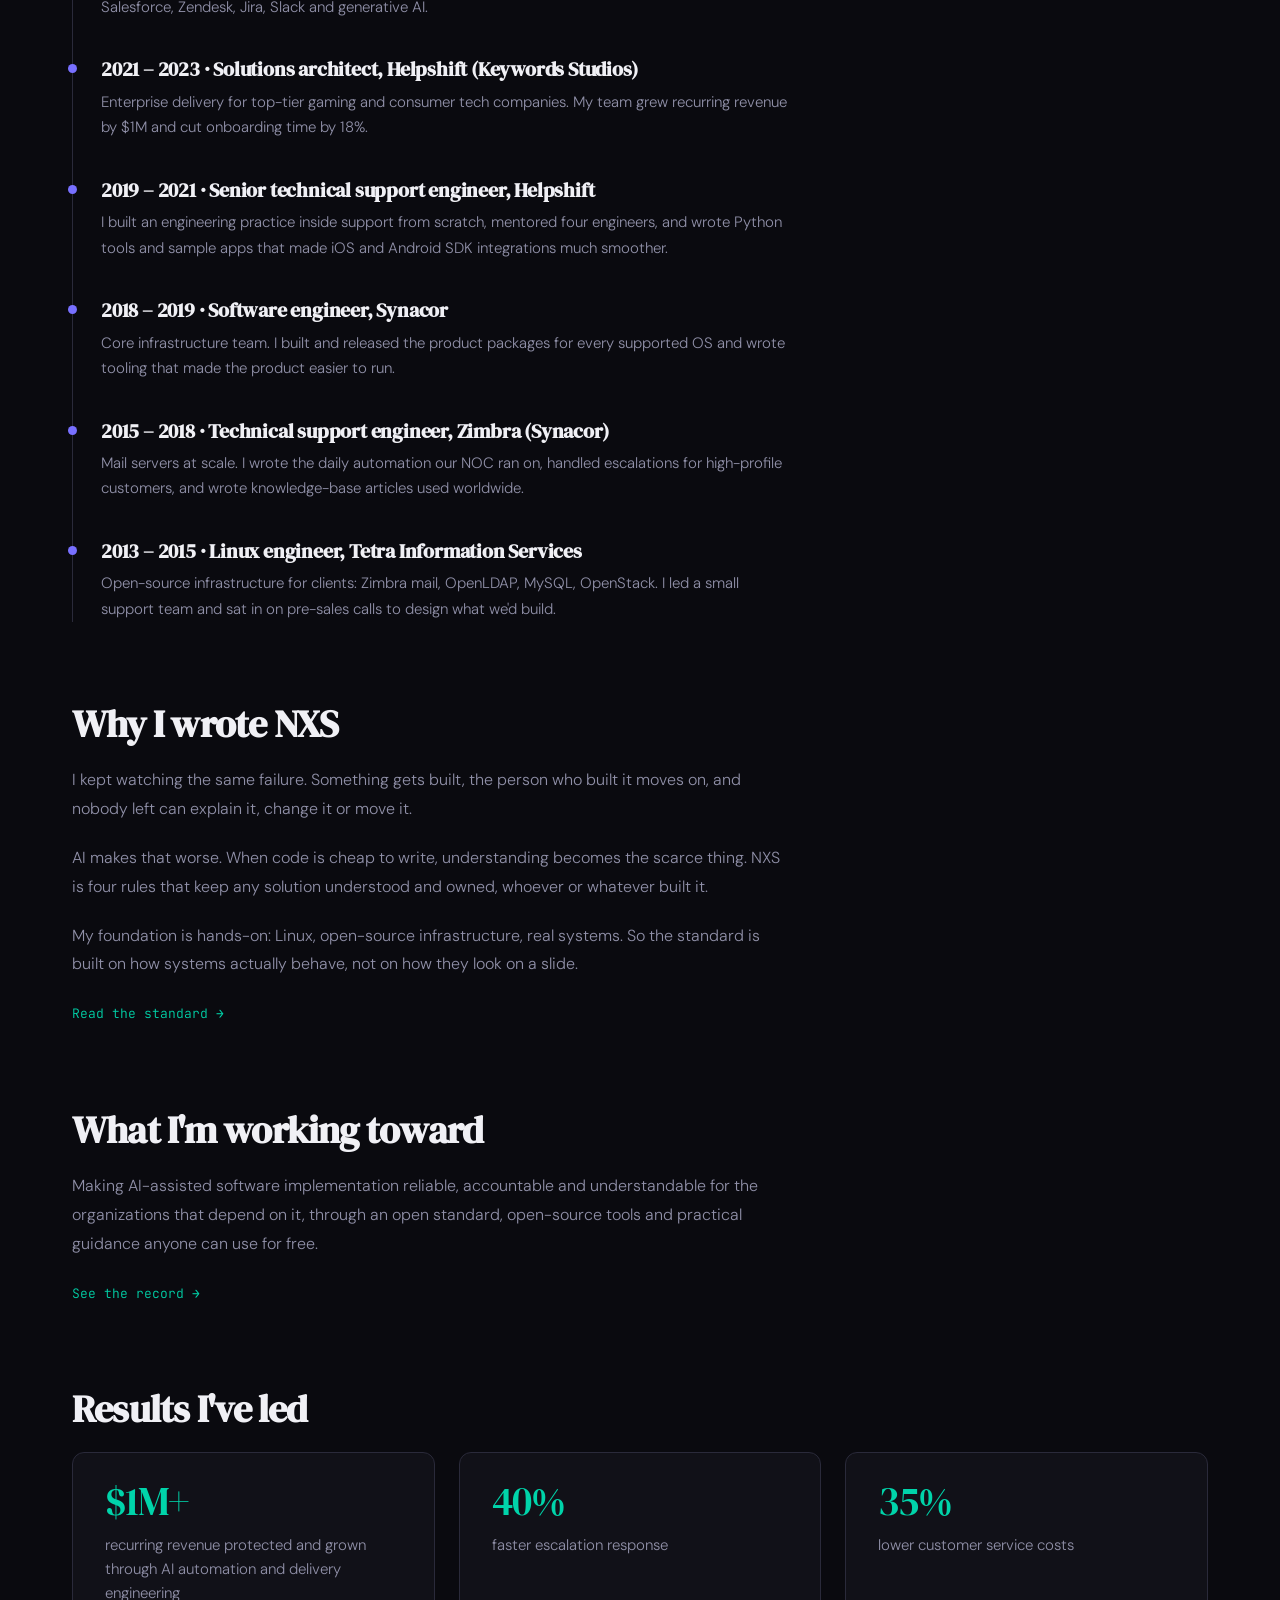
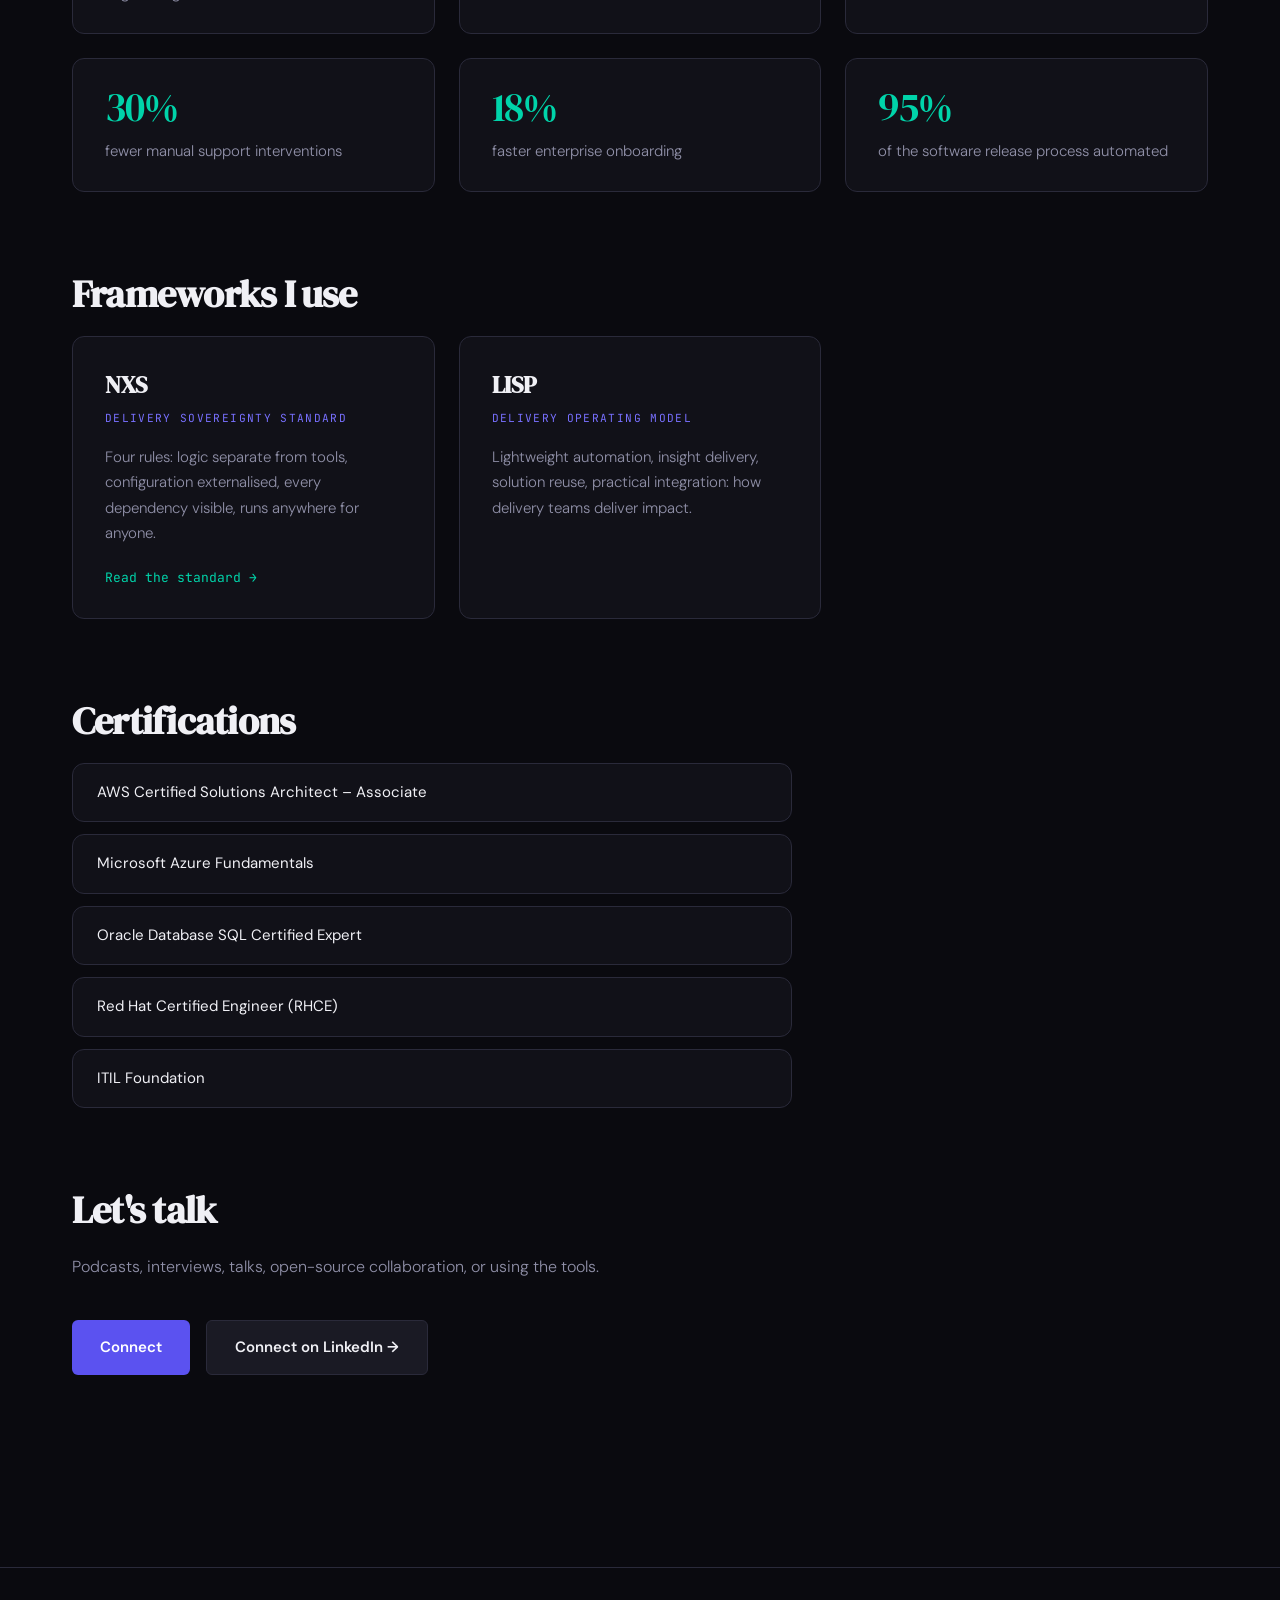
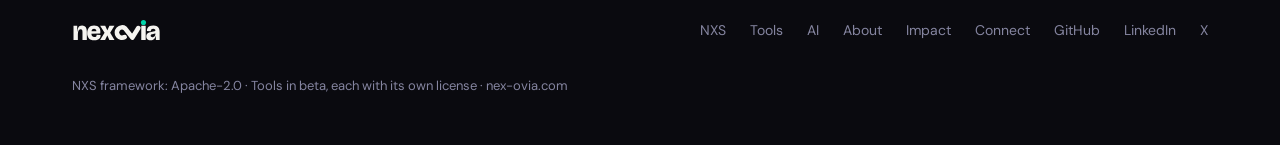
<file: about/index.html>
<!DOCTYPE html>
<html lang="en">
<head>
  <meta charset="UTF-8">
  <meta name="viewport" content="width=device-width, initial-scale=1.0">
  <title>About Amit Srivastava — Nexovia</title>
  <meta name="description" content="Amit Srivastava: implementation leader and technical strategist, author of the Nexovia Standard (NXS), building AI-driven delivery systems and free tools.">
  <link rel="preconnect" href="https://fonts.googleapis.com">
  <link href="https://fonts.googleapis.com/css2?family=DM+Serif+Display:ital@0;1&family=DM+Sans:opsz,wght@9..40,300;9..40,400;9..40,500;9..40,600&family=JetBrains+Mono:wght@400;500&display=swap" rel="stylesheet">
  <link rel="stylesheet" href="/site.css">
  <style>
    .about-prose {
      max-width: 720px;
      display: flex;
      flex-direction: column;
      gap: 1.25rem;
    }

    .about-prose p {
      color: var(--text-2);
      font-size: 1rem;
      line-height: 1.8;
      font-weight: 300;
    }

    .about-h2 {
      font-family: var(--font-display);
      font-size: clamp(1.75rem, 3vw, 2.5rem);
      letter-spacing: -0.02em;
      line-height: 1.15;
      margin-bottom: 1.25rem;
    }

    .about-note {
      color: var(--text-2);
      font-weight: 300;
      margin-bottom: 2.5rem;
    }

    .about-block {
      margin-bottom: 5rem;
    }

    .about-grid {
      display: grid;
      gap: 1.5rem;
    }

    .about-grid--3 { grid-template-columns: repeat(3, 1fr); }

    .about-card {
      background: var(--surface);
      border: 1px solid var(--border);
      border-radius: var(--radius);
      padding: 1.75rem 2rem;
      transition: border-color 0.3s, transform 0.3s var(--ease);
    }

    .about-card:hover {
      transform: translateY(-3px);
      border-color: rgba(0, 212, 170, 0.5);
    }

    .about-stat-number {
      font-family: var(--font-display);
      font-size: 2.5rem;
      letter-spacing: -0.03em;
      color: var(--accent-2);
      line-height: 1;
      margin-bottom: 0.75rem;
    }

    .about-stat-label {
      color: var(--text-2);
      font-size: 0.9375rem;
      font-weight: 300;
      line-height: 1.6;
    }

    .about-card-name {
      font-family: var(--font-display);
      font-size: 1.5rem;
      letter-spacing: -0.02em;
      margin-bottom: 0.25rem;
    }

    .about-card-sub {
      font-family: var(--font-mono);
      font-size: 0.7rem;
      letter-spacing: 0.12em;
      text-transform: uppercase;
      color: var(--accent);
      margin-bottom: 1rem;
    }

    .about-card-body {
      color: var(--text-2);
      font-size: 0.9375rem;
      line-height: 1.7;
      font-weight: 300;
      margin-bottom: 1rem;
    }

    .about-card-link {
      font-family: var(--font-mono);
      font-size: 0.8125rem;
      color: var(--accent-2);
      text-decoration: none;
    }

    .about-card-link:hover { text-decoration: underline; }

    .about-trust-title {
      font-family: var(--font-display);
      font-size: 1.25rem;
      letter-spacing: -0.01em;
      line-height: 1.35;
    }

    .about-timeline {
      list-style: none;
      max-width: 720px;
      border-left: 1px solid var(--border);
      padding-left: 1.75rem;
      display: flex;
      flex-direction: column;
      gap: 2.25rem;
    }

    .about-step {
      position: relative;
      overflow-wrap: anywhere;
    }

    .about-step::before {
      content: "";
      position: absolute;
      left: calc(-1.75rem - 5px);
      top: 0.5rem;
      width: 9px;
      height: 9px;
      border-radius: 50%;
      background: var(--accent);
    }

    .about-step-title {
      font-family: var(--font-display);
      font-size: 1.25rem;
      letter-spacing: -0.01em;
      line-height: 1.35;
      margin-bottom: 0.4rem;
    }

    .about-step-body {
      color: var(--text-2);
      font-size: 0.9375rem;
      line-height: 1.7;
      font-weight: 300;
    }

    .about-certs {
      list-style: none;
      display: flex;
      flex-direction: column;
      gap: 0.75rem;
      max-width: 720px;
    }

    .about-certs li {
      background: var(--surface);
      border: 1px solid var(--border);
      border-radius: var(--radius);
      padding: 1rem 1.5rem;
      color: var(--text);
      font-size: 0.9375rem;
      font-weight: 400;
    }

    .about-cta-actions {
      display: flex;
      flex-wrap: wrap;
      gap: 1rem;
      margin-top: 2rem;
    }

    .about-grid--2 { grid-template-columns: repeat(2, 1fr); }

    @media (max-width: 720px) {
      .about-grid--3, .about-grid--2 { grid-template-columns: 1fr; }
      .about-block { margin-bottom: 3.5rem; }
    }
  </style>
</head>
<body>
  <div id="nav-placeholder"></div>

  <div class="page-hero">
    <div class="page-hero-glow"></div>
    <div class="container">
      <p class="section-label animate-hero">About</p>
      <h1 class="animate-hero delay-1">I'm the person who makes it work after the demo.</h1>
      <p class="page-hero-sub animate-hero delay-2">I'm Amit Srivastava, an implementation leader and technical strategist in Sacramento, California. I've spent 13 years in the part of software most people never see: getting it running, keeping it running, and making sure the people who paid for it actually get what they needed.</p>
    </div>
  </div>

  <section>
    <div class="container">

      <div class="about-block">
        <h2 class="about-h2 reveal">What people trust me for</h2>
        <div class="about-grid about-grid--3">
          <div class="about-card reveal">
            <p class="about-trust-title">Engineers trust me to understand the work.</p>
          </div>
          <div class="about-card reveal">
            <p class="about-trust-title">Customers trust me to own the outcome.</p>
          </div>
          <div class="about-card reveal">
            <p class="about-trust-title">Non-technical leaders trust me to make it visible.</p>
          </div>
        </div>
      </div>

      <div class="about-block">
        <h2 class="about-h2 reveal">What I do</h2>
        <div class="about-grid about-grid--2">
          <div class="about-card reveal">
            <h3 class="about-card-name">Set the implementation strategy</h3>
            <p class="about-card-body">I decide how a solution gets delivered: the phases, the risks, the trade-offs between business goals and technical reality, and how we'll know it worked.</p>
          </div>
          <div class="about-card reveal">
            <h3 class="about-card-name">Lead technical teams</h3>
            <p class="about-card-body">I build and mentor engineering teams across continents, and I stay close enough to the work to review it, unblock it and own it.</p>
          </div>
          <div class="about-card reveal">
            <h3 class="about-card-name">Bridge business and engineering</h3>
            <p class="about-card-body">I turn what customers and executives need into technical plans engineers can build, and turn progress back into terms leaders can act on.</p>
          </div>
          <div class="about-card reveal">
            <h3 class="about-card-name">Turn delivery into standards</h3>
            <p class="about-card-body">What works once becomes a practice others can repeat. NXS is the open version of that habit.</p>
          </div>
        </div>
      </div>

      <div class="about-block">
        <h2 class="about-h2 reveal">How I got here</h2>
        <ol class="about-timeline" reversed>
          <li class="about-step reveal">
            <h3 class="about-step-title">2024 – now · Global implementation manager, Keywords Studios</h3>
            <p class="about-step-body">I lead the team that builds in-product solutions: bots, automations, AI intents and integrations with Salesforce, Zendesk, Jira, Slack and generative AI.</p>
          </li>
          <li class="about-step reveal">
            <h3 class="about-step-title">2021 – 2023 · Solutions architect, Helpshift (Keywords Studios)</h3>
            <p class="about-step-body">Enterprise delivery for top-tier gaming and consumer tech companies. My team grew recurring revenue by $1M and cut onboarding time by 18%.</p>
          </li>
          <li class="about-step reveal">
            <h3 class="about-step-title">2019 – 2021 · Senior technical support engineer, Helpshift</h3>
            <p class="about-step-body">I built an engineering practice inside support from scratch, mentored four engineers, and wrote Python tools and sample apps that made iOS and Android SDK integrations much smoother.</p>
          </li>
          <li class="about-step reveal">
            <h3 class="about-step-title">2018 – 2019 · Software engineer, Synacor</h3>
            <p class="about-step-body">Core infrastructure team. I built and released the product packages for every supported OS and wrote tooling that made the product easier to run.</p>
          </li>
          <li class="about-step reveal">
            <h3 class="about-step-title">2015 – 2018 · Technical support engineer, Zimbra (Synacor)</h3>
            <p class="about-step-body">Mail servers at scale. I wrote the daily automation our NOC ran on, handled escalations for high-profile customers, and wrote knowledge-base articles used worldwide.</p>
          </li>          <li class="about-step reveal">
            <h3 class="about-step-title">2013 – 2015 · Linux engineer, Tetra Information Services</h3>
            <p class="about-step-body">Open-source infrastructure for clients: Zimbra mail, OpenLDAP, MySQL, OpenStack. I led a small support team and sat in on pre-sales calls to design what we'd build.</p>
          </li>
        </ol>
      </div>

      <div class="about-block">
        <h2 class="about-h2 reveal">Why I wrote NXS</h2>
        <div class="about-prose reveal">
          <p>I kept watching the same failure. Something gets built, the person who built it moves on, and nobody left can explain it, change it or move it.</p>
          <p>AI makes that worse. When code is cheap to write, understanding becomes the scarce thing. NXS is four rules that keep any solution understood and owned, whoever or whatever built it.</p>
          <p>My foundation is hands-on: Linux, open-source infrastructure, real systems. So the standard is built on how systems actually behave, not on how they look on a slide.</p>
          <p><a href="/nxs" class="about-card-link">Read the standard →</a></p>
        </div>
      </div>

      <div class="about-block">
        <h2 class="about-h2 reveal">What I'm working toward</h2>
        <div class="about-prose reveal">
          <p>Making AI-assisted software implementation reliable, accountable and understandable for the organizations that depend on it, through an open standard, open-source tools and practical guidance anyone can use for free.</p>
          <p><a href="/impact" class="about-card-link">See the record →</a></p>
        </div>
      </div>

      <div class="about-block">
        <h2 class="about-h2 reveal">Results I've led</h2>
        <div class="about-grid about-grid--3">
          <div class="about-card reveal">
            <div class="about-stat-number">$1M+</div>
            <p class="about-stat-label">recurring revenue protected and grown through AI automation and delivery engineering</p>
          </div>
          <div class="about-card reveal">
            <div class="about-stat-number">40%</div>
            <p class="about-stat-label">faster escalation response</p>
          </div>
          <div class="about-card reveal">
            <div class="about-stat-number">35%</div>
            <p class="about-stat-label">lower customer service costs</p>
          </div>
          <div class="about-card reveal">
            <div class="about-stat-number">30%</div>
            <p class="about-stat-label">fewer manual support interventions</p>
          </div>
          <div class="about-card reveal">
            <div class="about-stat-number">18%</div>
            <p class="about-stat-label">faster enterprise onboarding</p>
          </div>
          <div class="about-card reveal">
            <div class="about-stat-number">95%</div>
            <p class="about-stat-label">of the software release process automated</p>
          </div>
        </div>
      </div>

      <div class="about-block">
        <h2 class="about-h2 reveal">Frameworks I use</h2>
        <div class="about-grid about-grid--3">
          <div class="about-card reveal">
            <h3 class="about-card-name">NXS</h3>
            <p class="about-card-sub">Delivery sovereignty standard</p>
            <p class="about-card-body">Four rules: logic separate from tools, configuration externalised, every dependency visible, runs anywhere for anyone.</p>
            <a href="/nxs" class="about-card-link">Read the standard →</a>
          </div>
          <div class="about-card reveal">
            <h3 class="about-card-name">LISP</h3>
            <p class="about-card-sub">Delivery operating model</p>
            <p class="about-card-body">Lightweight automation, insight delivery, solution reuse, practical integration: how delivery teams deliver impact.</p>
          </div>
          <div class="about-card reveal">
            <h3 class="about-card-name">SPARK</h3>
            <p class="about-card-sub">Stretched-scope governance</p>
            <p class="about-card-body">Scalability, prototyping, advanced innovation, reuse and knowledge sharing: managing technical work that goes beyond standard implementation scope.</p>
          </div>
        </div>
      </div>

      <div class="about-block">
        <h2 class="about-h2 reveal">Certifications</h2>
        <ul class="about-certs reveal">
          <li>AWS Certified Solutions Architect – Associate</li>
          <li>Microsoft Azure Fundamentals</li>
          <li>Oracle Database SQL Certified Expert</li>
          <li>Red Hat Certified Engineer (RHCE)</li>
          <li>ITIL Foundation</li>
        </ul>
      </div>

      <div class="about-block reveal">
        <h2 class="about-h2">Let's talk</h2>
        <p class="about-note">Podcasts, interviews, talks, open-source collaboration, or using the tools.</p>
        <div class="about-cta-actions">
          <a href="/connect" class="btn btn-primary">Connect</a>
          <a href="https://www.linkedin.com/in/srivastava-ami" class="btn btn-secondary" rel="noopener noreferrer" target="_blank">Connect on LinkedIn →</a>
        </div>
      </div>

    </div>
  </section>

  <div id="footer-placeholder"></div>
  <script src="/shared.js"></script>
</body>
</html>
</file>
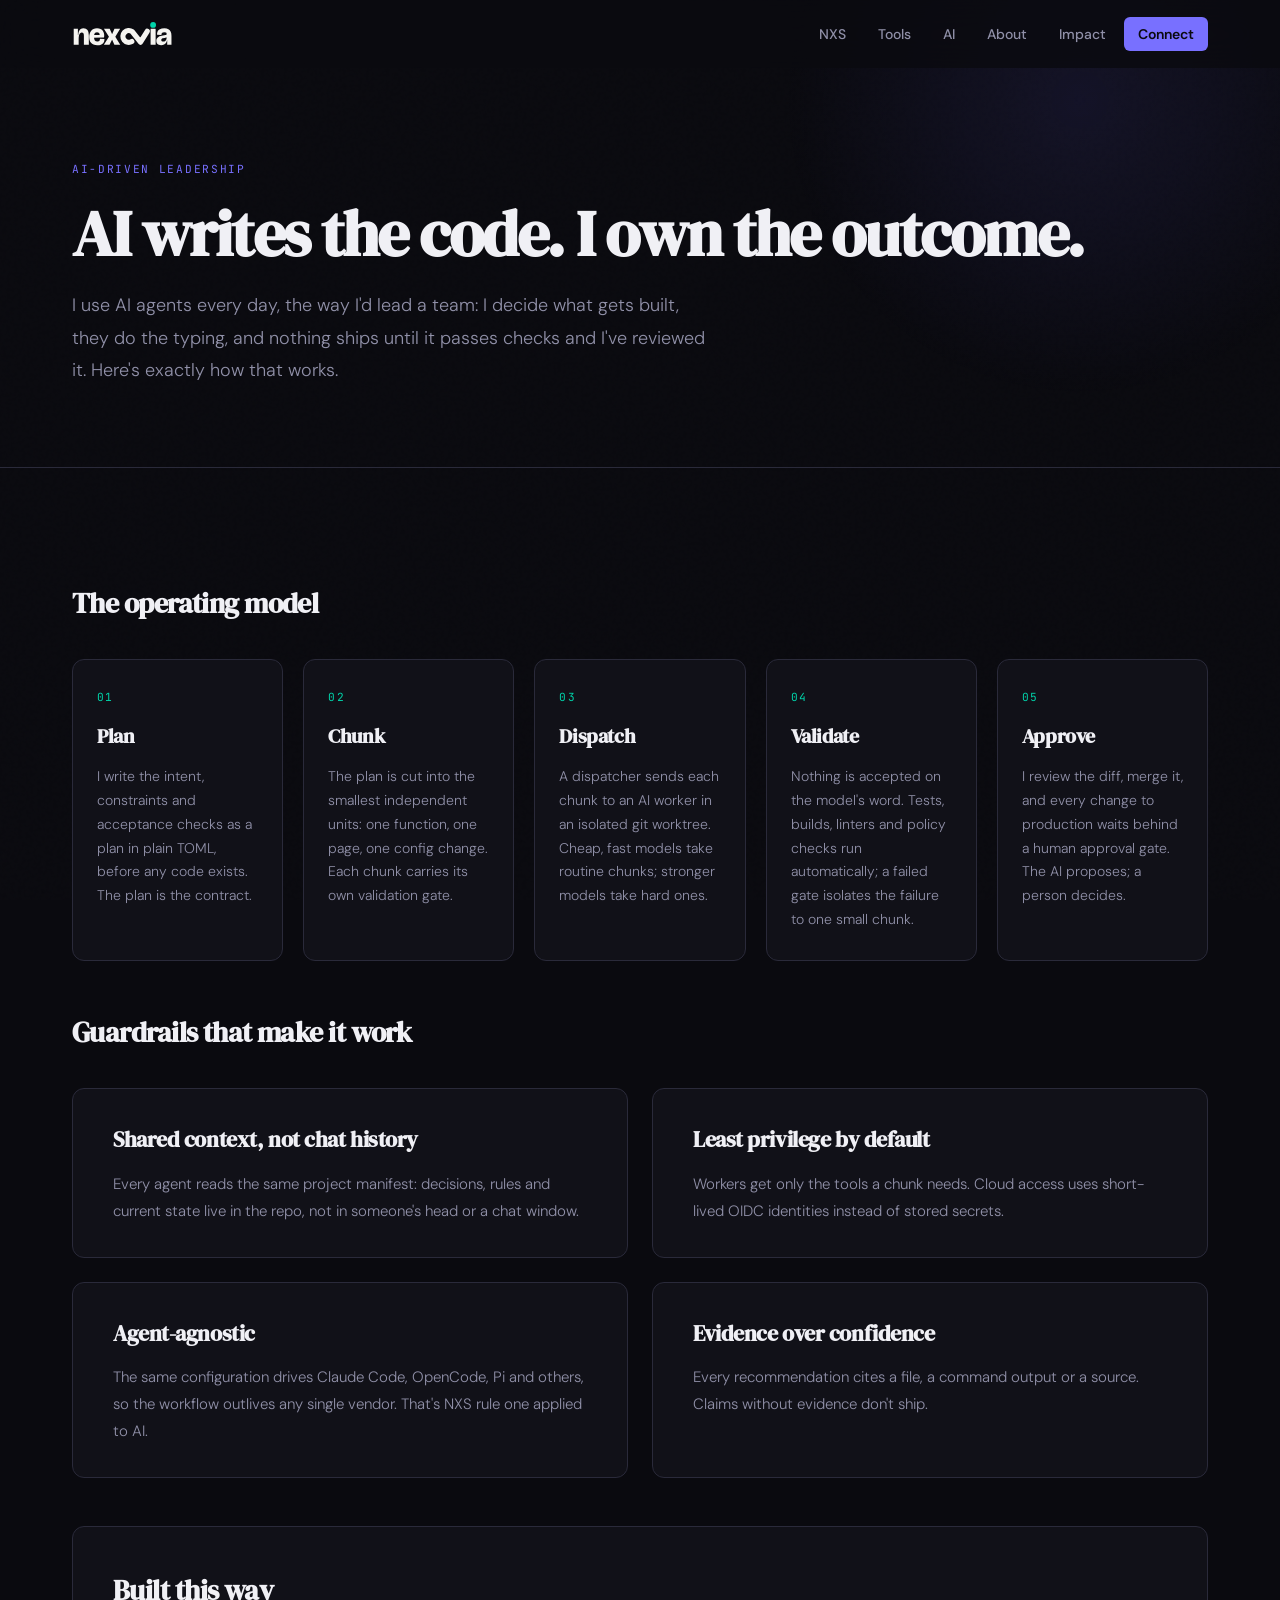
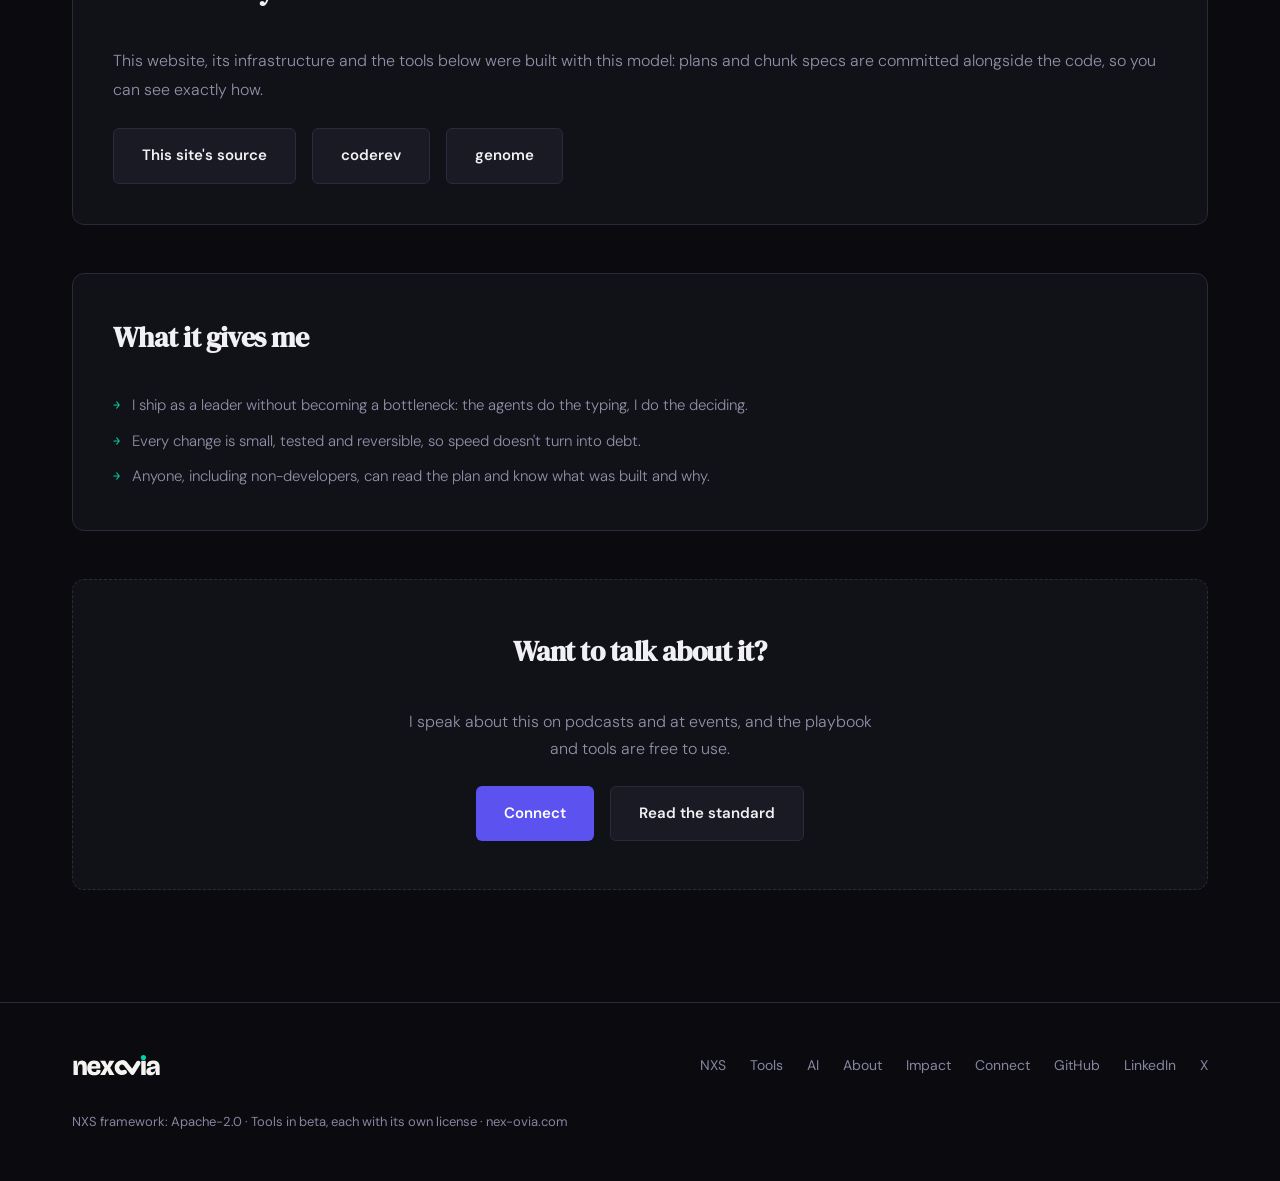
<file: ai/index.html>
<!DOCTYPE html>
<html lang="en">
<head>
  <meta charset="UTF-8">
  <meta name="viewport" content="width=device-width, initial-scale=1.0">
  <title>How I lead with AI — Nexovia</title>
  <meta name="description" content="How Amit Srivastava runs software delivery with AI agents: plan, chunk, dispatch, validate, approve. A repeatable, governed workflow anyone can copy.">
  <link rel="preconnect" href="https://fonts.googleapis.com">
  <link href="https://fonts.googleapis.com/css2?family=DM+Serif+Display:ital@0;1&family=DM+Sans:opsz,wght@9..40,300;9..40,400;9..40,500;9..40,600&family=JetBrains+Mono:wght@400;500&display=swap" rel="stylesheet">
  <link rel="stylesheet" href="/site.css">
  <style>
    .stack-gap {
      display: flex;
      flex-direction: column;
      gap: 3rem;
    }

    .section-heading {
      font-family: var(--font-display);
      font-size: 1.75rem;
      letter-spacing: -0.02em;
      margin-bottom: 2rem;
    }

    .loop-grid {
      display: grid;
      grid-template-columns: repeat(5, 1fr);
      gap: 1.25rem;
    }

    .loop-step {
      background: var(--surface);
      border: 1px solid var(--border);
      border-radius: var(--radius);
      padding: 1.75rem 1.5rem;
    }

    .loop-num {
      font-family: var(--font-mono);
      font-size: 0.7rem;
      letter-spacing: 0.12em;
      color: var(--accent-2);
      margin-bottom: 0.75rem;
    }

    .loop-name {
      font-family: var(--font-display);
      font-size: 1.25rem;
      letter-spacing: -0.02em;
      margin-bottom: 0.75rem;
    }

    .loop-body {
      color: var(--text-2);
      font-size: 0.875rem;
      line-height: 1.7;
      font-weight: 300;
    }

    .principles-grid {
      display: grid;
      grid-template-columns: repeat(2, 1fr);
      gap: 1.5rem;
    }

    .principle-card {
      background: var(--surface);
      border: 1px solid var(--border);
      border-radius: var(--radius);
      padding: 2rem 2.5rem;
    }

    .principle-name {
      font-family: var(--font-display);
      font-size: 1.375rem;
      letter-spacing: -0.02em;
      margin-bottom: 0.75rem;
    }

    .principle-body {
      color: var(--text-2);
      font-size: 0.9375rem;
      line-height: 1.8;
      font-weight: 300;
    }

    .proof-card {
      background: var(--surface);
      border: 1px solid var(--border);
      border-radius: var(--radius);
      padding: 2.5rem;
    }

    .proof-body {
      color: var(--text-2);
      font-size: 1rem;
      line-height: 1.8;
      font-weight: 300;
      margin-bottom: 1.5rem;
    }

    .proof-links {
      display: flex;
      flex-wrap: wrap;
      gap: 1rem;
    }

    .benefit-card {
      background: var(--surface);
      border: 1px solid var(--border);
      border-radius: var(--radius);
      padding: 2.5rem;
    }

    .benefit-list {
      list-style: none;
      display: flex;
      flex-direction: column;
      gap: 0.625rem;
    }

    .benefit-list li {
      display: flex;
      align-items: flex-start;
      gap: 0.75rem;
      font-size: 0.9375rem;
      color: var(--text-2);
      font-weight: 300;
    }

    .benefit-list li::before {
      content: '→';
      color: var(--accent-2);
      flex-shrink: 0;
      font-family: var(--font-mono);
      font-size: 0.75rem;
      margin-top: 2px;
    }

    .cta-block {
      background: var(--surface);
      border: 1px dashed var(--border);
      border-radius: var(--radius);
      padding: 3rem 2.5rem;
      text-align: center;
    }

    .cta-body {
      color: var(--text-2);
      font-weight: 300;
      max-width: 480px;
      margin: 0.75rem auto 1.5rem;
    }

    .cta-actions {
      display: flex;
      flex-wrap: wrap;
      justify-content: center;
      gap: 1rem;
    }

    @media (max-width: 1100px) {
      .loop-grid { grid-template-columns: repeat(2, 1fr); }
    }

    @media (max-width: 720px) {
      .loop-grid,
      .principles-grid { grid-template-columns: 1fr; }
      .principle-card,
      .proof-card,
      .benefit-card,
      .cta-block { padding: 1.75rem 1.5rem; }
    }
  </style>
</head>
<body>
  <div id="nav-placeholder"></div>

  <div class="page-hero">
    <div class="page-hero-glow"></div>
    <div class="container">
      <p class="section-label">AI-driven leadership</p>
      <h1 class="animate-hero">AI writes the code. I own the outcome.</h1>
      <p class="page-hero-sub animate-hero delay-1">I use AI agents every day, the way I'd lead a team: I decide what gets built, they do the typing, and nothing ships until it passes checks and I've reviewed it. Here's exactly how that works.</p>
    </div>
  </div>

  <section>
    <div class="container stack-gap">

      <div>
        <h2 class="section-heading reveal">The operating model</h2>
        <div class="loop-grid">

          <div class="loop-step reveal">
            <p class="loop-num">01</p>
            <h3 class="loop-name">Plan</h3>
            <p class="loop-body">I write the intent, constraints and acceptance checks as a plan in plain TOML, before any code exists. The plan is the contract.</p>
          </div>

          <div class="loop-step reveal">
            <p class="loop-num">02</p>
            <h3 class="loop-name">Chunk</h3>
            <p class="loop-body">The plan is cut into the smallest independent units: one function, one page, one config change. Each chunk carries its own validation gate.</p>
          </div>

          <div class="loop-step reveal">
            <p class="loop-num">03</p>
            <h3 class="loop-name">Dispatch</h3>
            <p class="loop-body">A dispatcher sends each chunk to an AI worker in an isolated git worktree. Cheap, fast models take routine chunks; stronger models take hard ones.</p>
          </div>

          <div class="loop-step reveal">
            <p class="loop-num">04</p>
            <h3 class="loop-name">Validate</h3>
            <p class="loop-body">Nothing is accepted on the model's word. Tests, builds, linters and policy checks run automatically; a failed gate isolates the failure to one small chunk.</p>
          </div>

          <div class="loop-step reveal">
            <p class="loop-num">05</p>
            <h3 class="loop-name">Approve</h3>
            <p class="loop-body">I review the diff, merge it, and every change to production waits behind a human approval gate. The AI proposes; a person decides.</p>
          </div>

        </div>
      </div>

      <div>
        <h2 class="section-heading reveal">Guardrails that make it work</h2>
        <div class="principles-grid">

          <div class="principle-card reveal">
            <h3 class="principle-name">Shared context, not chat history</h3>
            <p class="principle-body">Every agent reads the same project manifest: decisions, rules and current state live in the repo, not in someone's head or a chat window.</p>
          </div>

          <div class="principle-card reveal">
            <h3 class="principle-name">Least privilege by default</h3>
            <p class="principle-body">Workers get only the tools a chunk needs. Cloud access uses short-lived OIDC identities instead of stored secrets.</p>
          </div>

          <div class="principle-card reveal">
            <h3 class="principle-name">Agent-agnostic</h3>
            <p class="principle-body">The same configuration drives Claude Code, OpenCode, Pi and others, so the workflow outlives any single vendor. That's NXS rule one applied to AI.</p>
          </div>

          <div class="principle-card reveal">
            <h3 class="principle-name">Evidence over confidence</h3>
            <p class="principle-body">Every recommendation cites a file, a command output or a source. Claims without evidence don't ship.</p>
          </div>

        </div>
      </div>

      <div class="proof-card reveal">
        <h2 class="section-heading">Built this way</h2>
        <p class="proof-body">This website, its infrastructure and the tools below were built with this model: plans and chunk specs are committed alongside the code, so you can see exactly how.</p>
        <div class="proof-links">
          <a href="https://github.com/nex-ovia/infraflow-nex-ovia-site" class="btn btn-secondary" rel="noopener noreferrer" target="_blank">This site's source</a>
          <a href="https://github.com/srivastava-ami/coderev" class="btn btn-secondary" rel="noopener noreferrer" target="_blank">coderev</a>
          <a href="https://github.com/nex-ovia/genome" class="btn btn-secondary" rel="noopener noreferrer" target="_blank">genome</a>
        </div>
      </div>

      <div class="benefit-card reveal">
        <h2 class="section-heading">What it gives me</h2>
        <ul class="benefit-list">
          <li>I ship as a leader without becoming a bottleneck: the agents do the typing, I do the deciding.</li>
          <li>Every change is small, tested and reversible, so speed doesn't turn into debt.</li>
          <li>Anyone, including non-developers, can read the plan and know what was built and why.</li>
        </ul>
      </div>

      <div class="cta-block reveal">
        <h2 class="section-heading">Want to talk about it?</h2>
        <p class="cta-body">I speak about this on podcasts and at events, and the playbook and tools are free to use.</p>
        <div class="cta-actions">
          <a href="/connect" class="btn btn-primary">Connect</a>
          <a href="/nxs" class="btn btn-secondary">Read the standard</a>
        </div>
      </div>

    </div>
  </section>

  <div id="footer-placeholder"></div>
  <script src="/shared.js"></script>
</body>
</html>
</file>
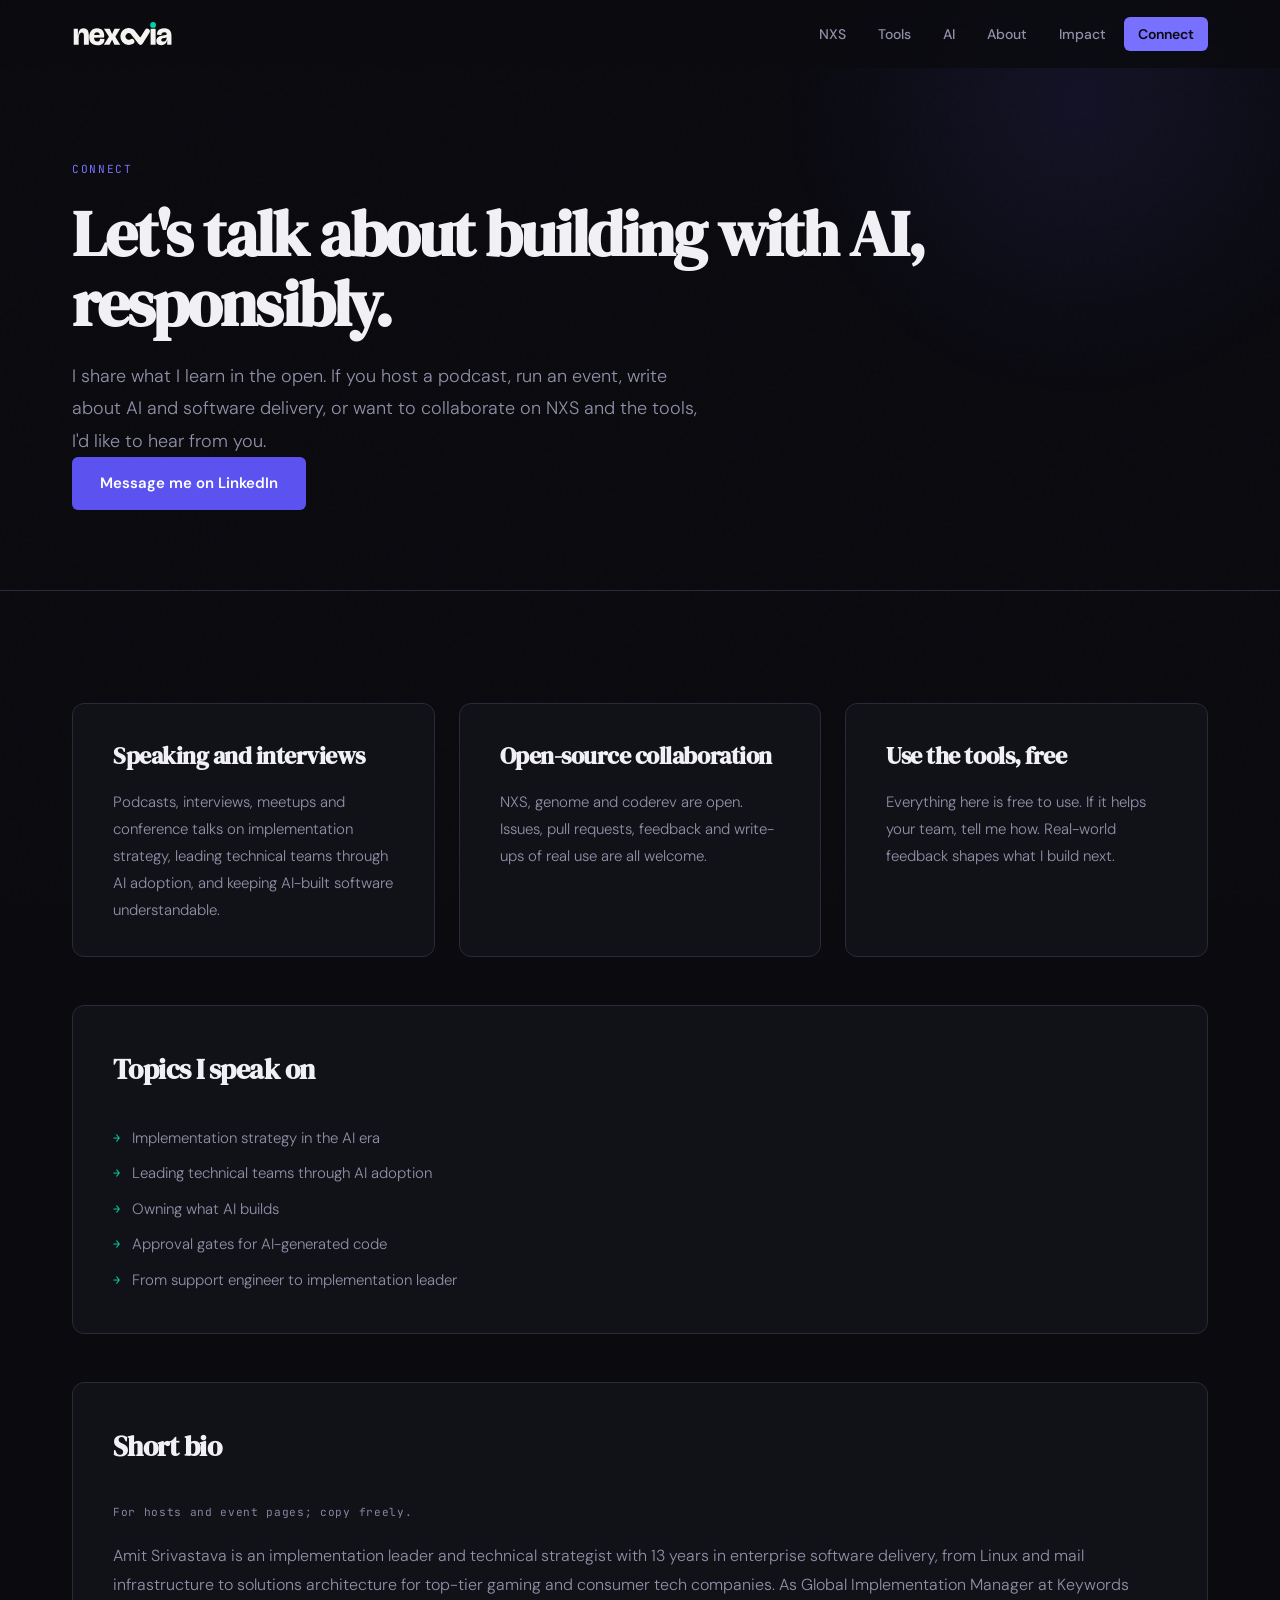
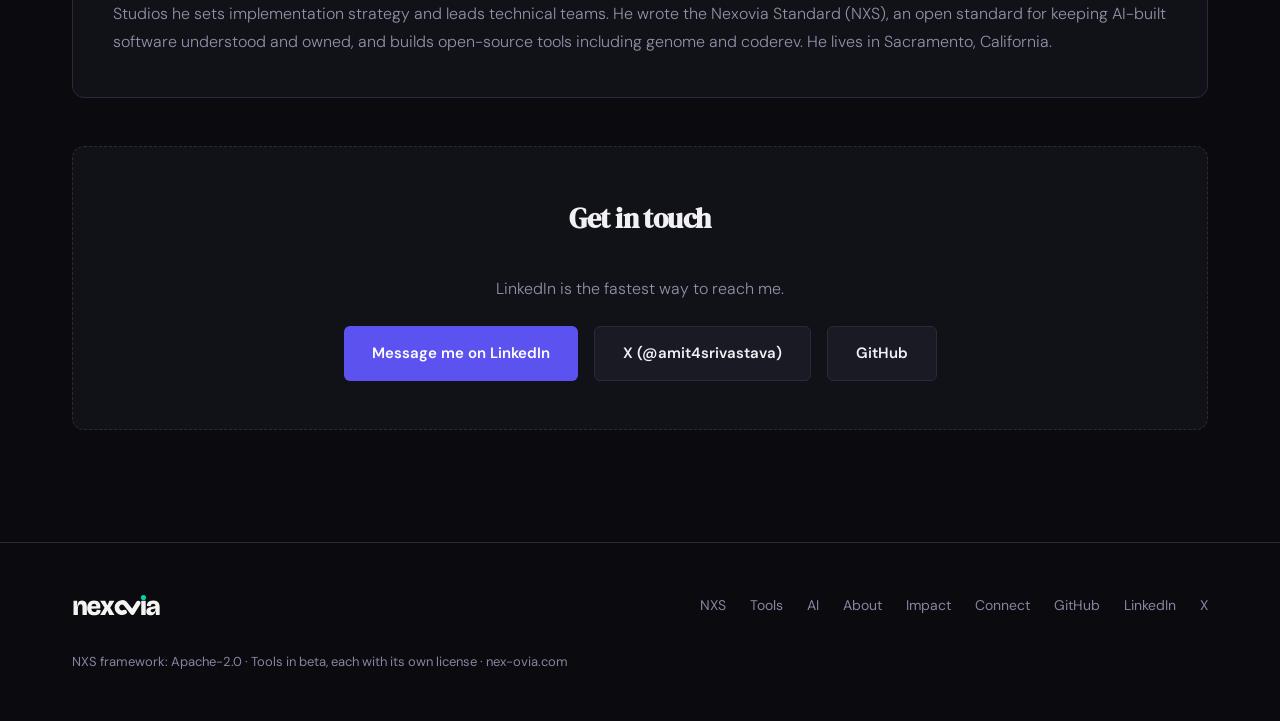
<file: connect/index.html>
<!DOCTYPE html>
<html lang="en">
<head>
  <meta charset="UTF-8">
  <meta name="viewport" content="width=device-width, initial-scale=1.0">
  <title>Connect — Nexovia</title>
  <meta name="description" content="Invite Amit Srivastava to speak or be interviewed about implementation strategy and AI-built software, or collaborate on NXS and the open-source tools.">
  <link rel="preconnect" href="https://fonts.googleapis.com">
  <link href="https://fonts.googleapis.com/css2?family=DM+Serif+Display:ital@0;1&family=DM+Sans:opsz,wght@9..40,300;9..40,400;9..40,500;9..40,600&family=JetBrains+Mono:wght@400;500&display=swap" rel="stylesheet">
  <link rel="stylesheet" href="/site.css">
  <style>
    .offers-grid {
      display: grid;
      grid-template-columns: repeat(3, 1fr);
      gap: 1.5rem;
    }

    .offer-card {
      background: var(--surface);
      border: 1px solid var(--border);
      border-radius: var(--radius);
      padding: 2rem 2.5rem;
      transition: border-color 0.3s, transform 0.3s var(--ease);
    }

    .offer-card:hover {
      transform: translateY(-3px);
      border-color: rgba(0, 212, 170, 0.5);
    }

    .offer-name {
      font-family: var(--font-display);
      font-size: 1.5rem;
      letter-spacing: -0.02em;
      margin-bottom: 0.75rem;
    }

    .offer-body {
      color: var(--text-2);
      font-size: 0.9375rem;
      line-height: 1.8;
      font-weight: 300;
    }

    .topics-card {
      background: var(--surface);
      border: 1px solid var(--border);
      border-radius: var(--radius);
      padding: 2.5rem;
    }

    .topics-list {
      list-style: none;
      display: flex;
      flex-direction: column;
      gap: 0.625rem;
      margin-top: 1.25rem;
    }

    .topics-list li {
      display: flex;
      align-items: flex-start;
      gap: 0.75rem;
      font-size: 0.9375rem;
      color: var(--text-2);
      font-weight: 300;
    }

    .topics-list li::before {
      content: '→';
      color: var(--accent-2);
      flex-shrink: 0;
      font-family: var(--font-mono);
      font-size: 0.75rem;
      margin-top: 2px;
    }

    .bio-card {
      background: var(--surface);
      border: 1px solid var(--border);
      border-radius: var(--radius);
      padding: 2.5rem;
    }

    .bio-note {
      font-family: var(--font-mono);
      font-size: 0.7rem;
      color: var(--text-muted);
      letter-spacing: 0.06em;
      margin-bottom: 1.25rem;
    }

    .bio-text {
      color: var(--text-2);
      font-size: 1rem;
      line-height: 1.8;
      font-weight: 300;
    }

    .cta-block {
      background: var(--surface);
      border: 1px dashed var(--border);
      border-radius: var(--radius);
      padding: 3rem 2.5rem;
      text-align: center;
    }

    .cta-body {
      color: var(--text-2);
      font-weight: 300;
      max-width: 480px;
      margin: 0.75rem auto 1.5rem;
    }

    .cta-actions {
      display: flex;
      flex-wrap: wrap;
      justify-content: center;
      gap: 1rem;
    }

    .section-heading {
      font-family: var(--font-display);
      font-size: 1.75rem;
      letter-spacing: -0.02em;
      margin-bottom: 2rem;
    }

    .stack-gap {
      display: flex;
      flex-direction: column;
      gap: 3rem;
    }

    @media (max-width: 720px) {
      .offers-grid { grid-template-columns: 1fr; }
      .offer-card, .topics-card, .bio-card, .cta-block { padding: 1.75rem 1.5rem; }
    }
  </style>
</head>
<body>
  <div id="nav-placeholder"></div>

  <div class="page-hero">
    <div class="page-hero-glow"></div>
    <div class="container">
      <p class="section-label">Connect</p>
      <h1 class="animate-hero">Let's talk about building with AI, responsibly.</h1>
      <p class="page-hero-sub animate-hero delay-1">I share what I learn in the open. If you host a podcast, run an event, write about AI and software delivery, or want to collaborate on NXS and the tools, I'd like to hear from you.</p>
      <div class="animate-hero delay-2">
        <a href="https://www.linkedin.com/in/srivastava-ami" class="btn btn-primary" rel="noopener noreferrer" target="_blank">Message me on LinkedIn</a>
      </div>
    </div>
  </div>

  <section>
    <div class="container stack-gap">

      <div class="offers-grid">

        <div class="offer-card reveal">
          <h2 class="offer-name">Speaking and interviews</h2>
          <p class="offer-body">Podcasts, interviews, meetups and conference talks on implementation strategy, leading technical teams through AI adoption, and keeping AI-built software understandable.</p>
        </div>

        <div class="offer-card reveal">
          <h2 class="offer-name">Open-source collaboration</h2>
          <p class="offer-body">NXS, genome and coderev are open. Issues, pull requests, feedback and write-ups of real use are all welcome.</p>
        </div>

        <div class="offer-card reveal">
          <h2 class="offer-name">Use the tools, free</h2>
          <p class="offer-body">Everything here is free to use. If it helps your team, tell me how. Real-world feedback shapes what I build next.</p>
        </div>

      </div>

      <div class="topics-card reveal">
        <h2 class="section-heading">Topics I speak on</h2>
        <ul class="topics-list">
          <li>Implementation strategy in the AI era</li>
          <li>Leading technical teams through AI adoption</li>
          <li>Owning what AI builds</li>
          <li>Approval gates for AI-generated code</li>
          <li>From support engineer to implementation leader</li>
        </ul>
      </div>

      <div class="bio-card reveal">
        <h2 class="section-heading">Short bio</h2>
        <p class="bio-note">For hosts and event pages; copy freely.</p>
        <p class="bio-text">Amit Srivastava is an implementation leader and technical strategist with 13 years in enterprise software delivery, from Linux and mail infrastructure to solutions architecture for top-tier gaming and consumer tech companies. As Global Implementation Manager at Keywords Studios he sets implementation strategy and leads technical teams. He wrote the Nexovia Standard (NXS), an open standard for keeping AI-built software understood and owned, and builds open-source tools including genome and coderev. He lives in Sacramento, California.</p>
      </div>

      <div class="cta-block reveal">
        <h2 class="section-heading">Get in touch</h2>
        <p class="cta-body">LinkedIn is the fastest way to reach me.</p>
        <div class="cta-actions">
          <a href="https://www.linkedin.com/in/srivastava-ami" class="btn btn-primary" rel="noopener noreferrer" target="_blank">Message me on LinkedIn</a>
          <a href="https://x.com/amit4srivastava" class="btn btn-secondary" rel="noopener noreferrer" target="_blank">X (@amit4srivastava)</a>
          <a href="https://github.com/srivastava-ami" class="btn btn-secondary" rel="noopener noreferrer" target="_blank">GitHub</a>
        </div>
      </div>

    </div>
  </section>

  <div id="footer-placeholder"></div>
  <script src="/shared.js"></script>
</body>
</html>
</file>
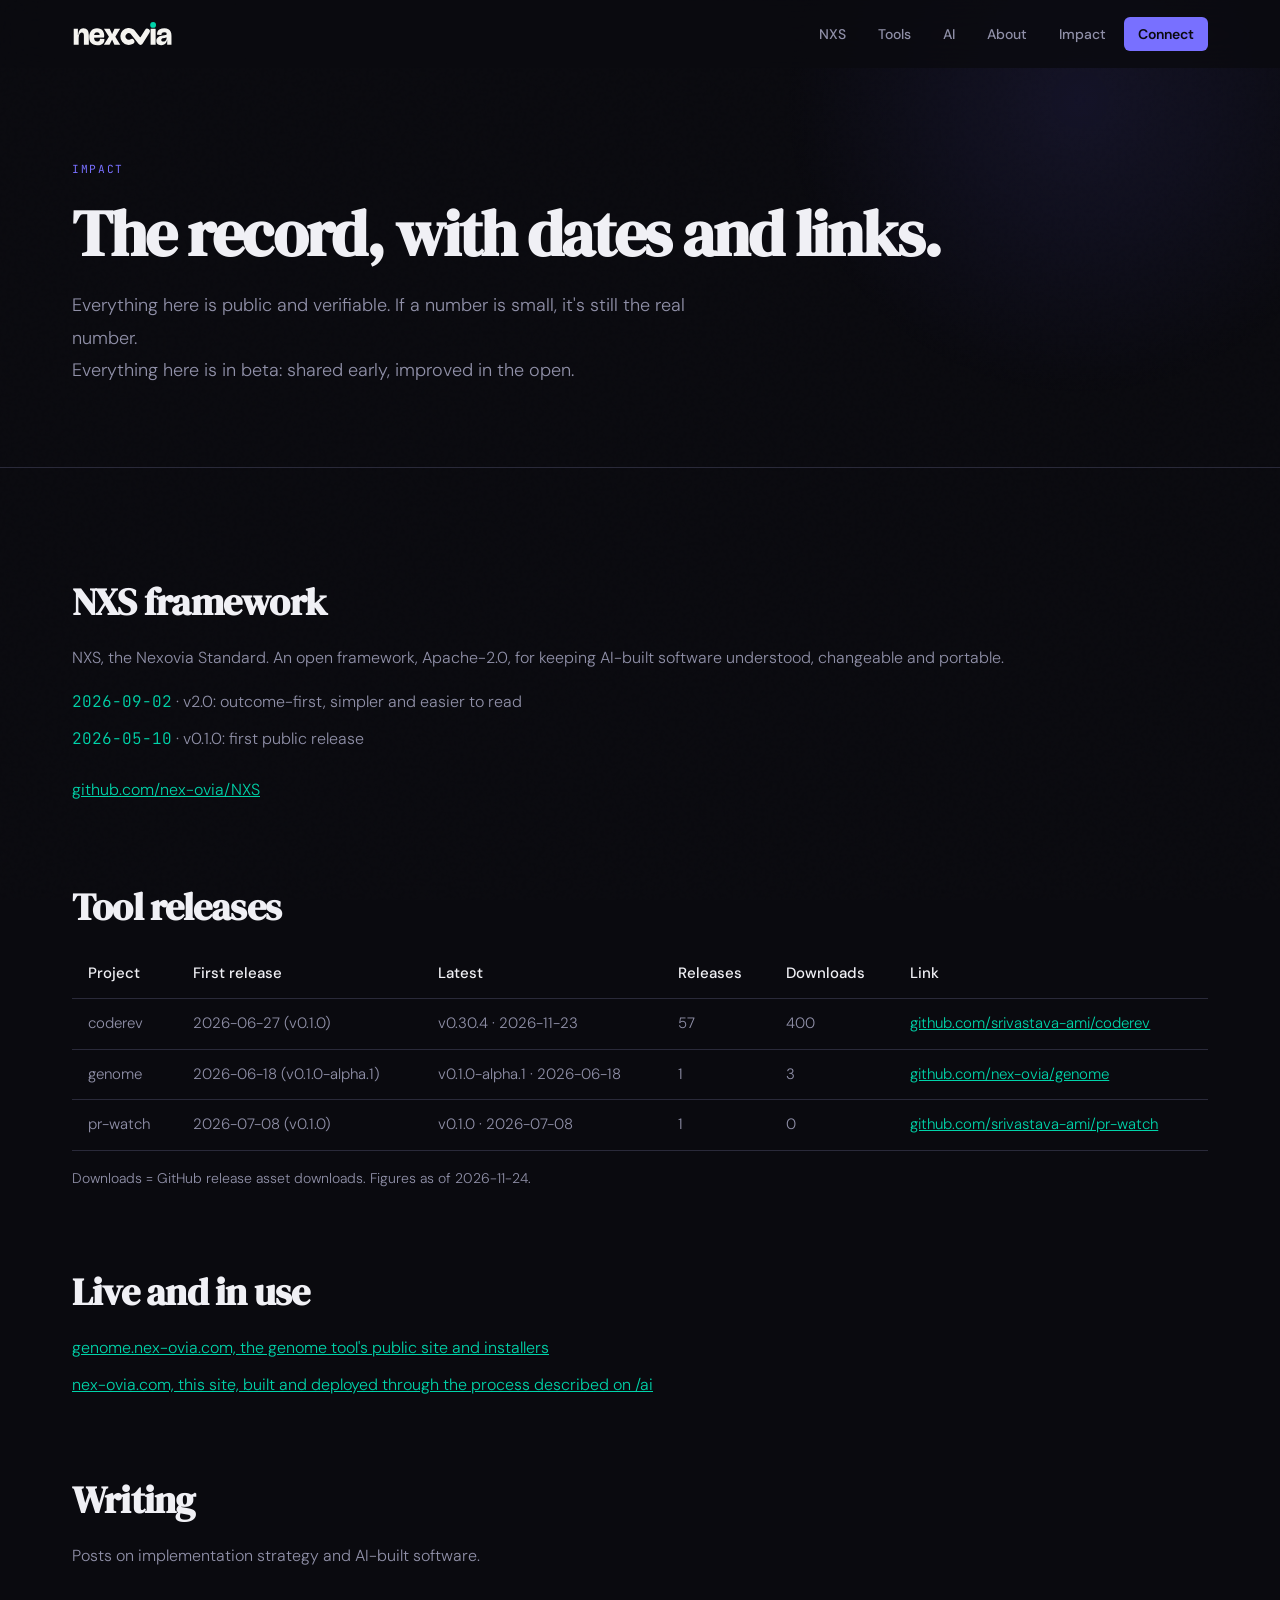
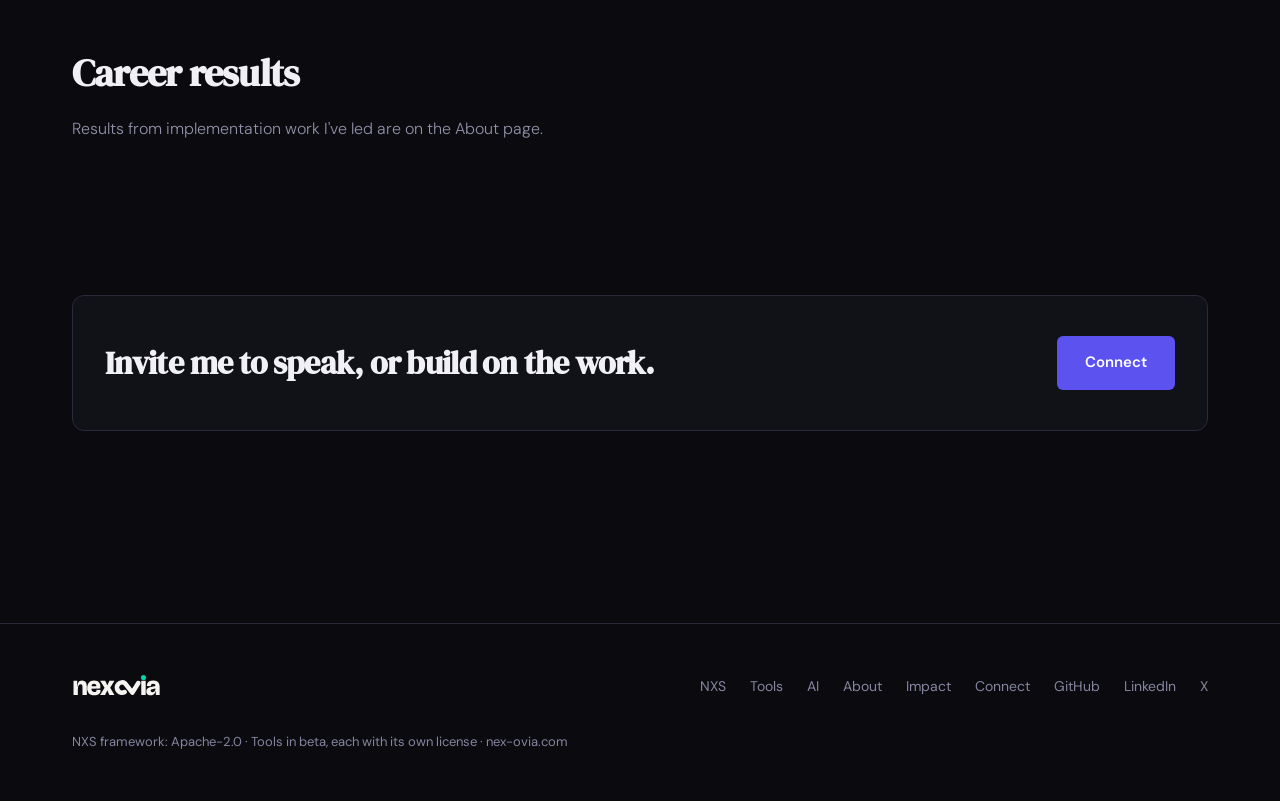
<file: impact/index.html>
<!DOCTYPE html>
<html lang="en">
<head>
  <meta charset="UTF-8">
  <meta name="viewport" content="width=device-width, initial-scale=1.0">
  <title>Impact — Nexovia</title>
  <meta name="description" content="A dated, verifiable record of Amit Srivastava's open standard, open-source releases and implementation work.">
  <link rel="preconnect" href="https://fonts.googleapis.com">
  <link href="https://fonts.googleapis.com/css2?family=DM+Serif+Display:ital@0;1&family=DM+Sans:opsz,wght@9..40,300;9..40,400;9..40,500;9..40,600&family=JetBrains+Mono:wght@400;500&display=swap" rel="stylesheet">
  <link rel="stylesheet" href="/site.css">
  <style>
    .impact-block {
      margin-bottom: 5rem;
    }

    .impact-h2 {
      font-family: var(--font-display);
      font-size: clamp(1.75rem, 3vw, 2.5rem);
      letter-spacing: -0.02em;
      line-height: 1.15;
      margin-bottom: 1.25rem;
    }

    .impact-text {
      color: var(--text-2);
      font-size: 1rem;
      line-height: 1.8;
      font-weight: 300;
      margin-bottom: 1rem;
    }

    .impact-text a,
    .impact-list a {
      color: var(--accent-2);
    }

    .impact-list {
      list-style: none;
      display: flex;
      flex-direction: column;
      gap: 0.75rem;
      margin-bottom: 1.5rem;
    }

    .impact-list li {
      color: var(--text-2);
      font-weight: 300;
      line-height: 1.6;
    }

    .impact-date {
      font-family: var(--font-mono);
      color: var(--accent-2);
    }

    .impact-table-wrap {
      overflow-x: auto;
      margin-bottom: 1rem;
    }

    .impact-table {
      width: 100%;
      border-collapse: collapse;
      font-size: 0.9375rem;
      color: var(--text-2);
      font-weight: 300;
    }

    .impact-table th,
    .impact-table td {
      text-align: left;
      padding: 0.75rem 1rem;
      border-bottom: 1px solid var(--border);
      white-space: nowrap;
    }

    .impact-table th {
      font-weight: 500;
      color: var(--text);
    }

    .impact-note {
      color: var(--text-2);
      font-size: 0.875rem;
      font-weight: 300;
    }

    .impact-strip {
      background: var(--surface);
      border: 1px solid var(--border);
      border-radius: var(--radius);
      padding: 2.5rem 2rem;
      display: flex;
      flex-wrap: wrap;
      gap: 1.5rem;
      align-items: center;
      justify-content: space-between;
    }

    .impact-strip-title {
      font-family: var(--font-display);
      font-size: clamp(1.5rem, 2.5vw, 2rem);
      letter-spacing: -0.02em;
      line-height: 1.2;
    }
  </style>
</head>
<body>
  <div id="nav-placeholder"></div>

  <div class="page-hero">
    <div class="page-hero-glow"></div>
    <div class="container">
      <p class="section-label animate-hero">Impact</p>
      <h1 class="animate-hero delay-1">The record, with dates and links.</h1>
      <p class="page-hero-sub animate-hero delay-2">Everything here is public and verifiable. If a number is small, it's still the real number.</p>
      <p class="page-hero-sub animate-hero delay-3">Everything here is in beta: shared early, improved in the open.</p>
    </div>
  </div>

  <section>
    <div class="container">

      <div class="impact-block">
        <h2 class="impact-h2 reveal">NXS framework</h2>
        <p class="impact-text reveal">NXS, the Nexovia Standard. An open framework, Apache-2.0, for keeping AI-built software understood, changeable and portable.</p>
        <ul class="impact-list reveal">
          <li><span class="impact-date">2026-09-02</span> · v2.0: outcome-first, simpler and easier to read</li>
          <li><span class="impact-date">2026-05-10</span> · v0.1.0: first public release</li>
        </ul>
        <p class="impact-text reveal"><a href="https://github.com/nex-ovia/NXS" rel="noopener noreferrer" target="_blank">github.com/nex-ovia/NXS</a></p>
      </div>

      <div class="impact-block">
        <h2 class="impact-h2 reveal">Tool releases</h2>
        <div class="impact-table-wrap reveal">
          <table class="impact-table">
            <thead>
              <tr>
                <th scope="col">Project</th>
                <th scope="col">First release</th>
                <th scope="col">Latest</th>
                <th scope="col">Releases</th>
                <th scope="col">Downloads</th>
                <th scope="col">Link</th>
              </tr>
            </thead>
            <tbody>
              <tr>
                <td>coderev</td>
                <td>2026-06-27 (v0.1.0)</td>
                <td data-metric="srivastava-ami/coderev:latest">v0.30.4 · 2026-11-23</td>
                <td data-metric="srivastava-ami/coderev:releases">57</td>
                <td data-metric="srivastava-ami/coderev:downloads">400</td>
                <td><a href="https://github.com/srivastava-ami/coderev" rel="noopener noreferrer" target="_blank">github.com/srivastava-ami/coderev</a></td>
              </tr>
              <tr>
                <td>genome</td>
                <td>2026-06-18 (v0.1.0-alpha.1)</td>
                <td data-metric="nex-ovia/genome:latest">v0.1.0-alpha.1 · 2026-06-18</td>
                <td data-metric="nex-ovia/genome:releases">1</td>
                <td data-metric="nex-ovia/genome:downloads">3</td>
                <td><a href="https://github.com/nex-ovia/genome" rel="noopener noreferrer" target="_blank">github.com/nex-ovia/genome</a></td>
              </tr>
              <tr>
                <td>pr-watch</td>
                <td>2026-07-08 (v0.1.0)</td>
                <td data-metric="srivastava-ami/pr-watch:latest">v0.1.0 · 2026-07-08</td>
                <td data-metric="srivastava-ami/pr-watch:releases">1</td>
                <td data-metric="srivastava-ami/pr-watch:downloads">0</td>
                <td><a href="https://github.com/srivastava-ami/pr-watch" rel="noopener noreferrer" target="_blank">github.com/srivastava-ami/pr-watch</a></td>
              </tr>
            </tbody>
          </table>
        </div>
        <p class="impact-note reveal">Downloads = GitHub release asset downloads. Figures as of <span data-metric-date>2026-11-24</span>.</p>
      </div>

      <div class="impact-block">
        <h2 class="impact-h2 reveal">Live and in use</h2>
        <ul class="impact-list reveal">
          <li><a href="https://genome.nex-ovia.com">genome.nex-ovia.com, the genome tool's public site and installers</a></li>
          <li><a href="/ai">nex-ovia.com, this site, built and deployed through the process described on /ai</a></li>
        </ul>
      </div>

      <div class="impact-block">
        <h2 class="impact-h2 reveal">Writing</h2>
        <p class="impact-text reveal">Posts on implementation strategy and AI-built software.</p>
      </div>

      <div class="impact-block">
        <h2 class="impact-h2 reveal">Career results</h2>
        <p class="impact-text reveal">Results from implementation work I've led are on the About page.</p>
        <p class="reveal"><a href="/about" class="btn btn-secondary">See results</a></p>
      </div>

      <div class="impact-block reveal">
        <div class="impact-strip">
          <h2 class="impact-strip-title">Invite me to speak, or build on the work.</h2>
          <a href="/connect" class="btn btn-primary">Connect</a>
        </div>
      </div>

    </div>
  </section>

  <div id="footer-placeholder"></div>
  <script src="/shared.js"></script>
</body>
</html>
</file>
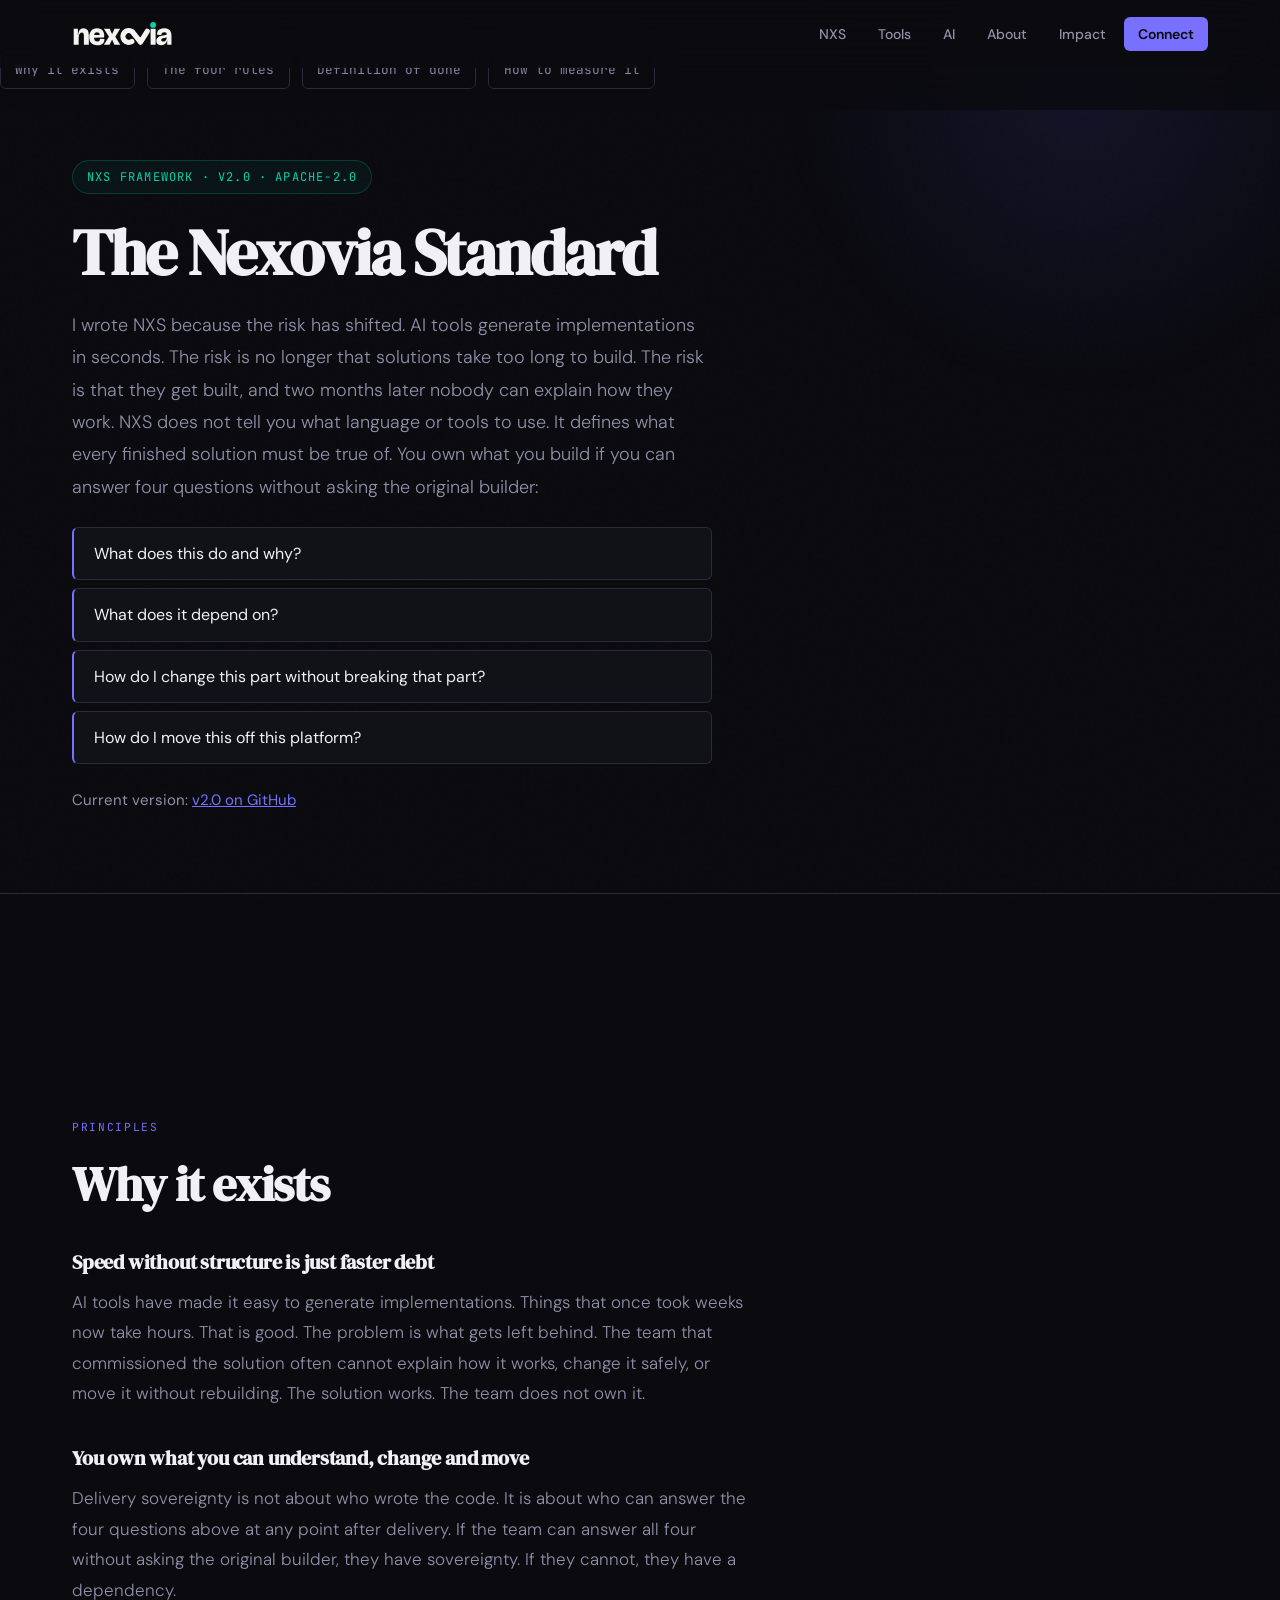
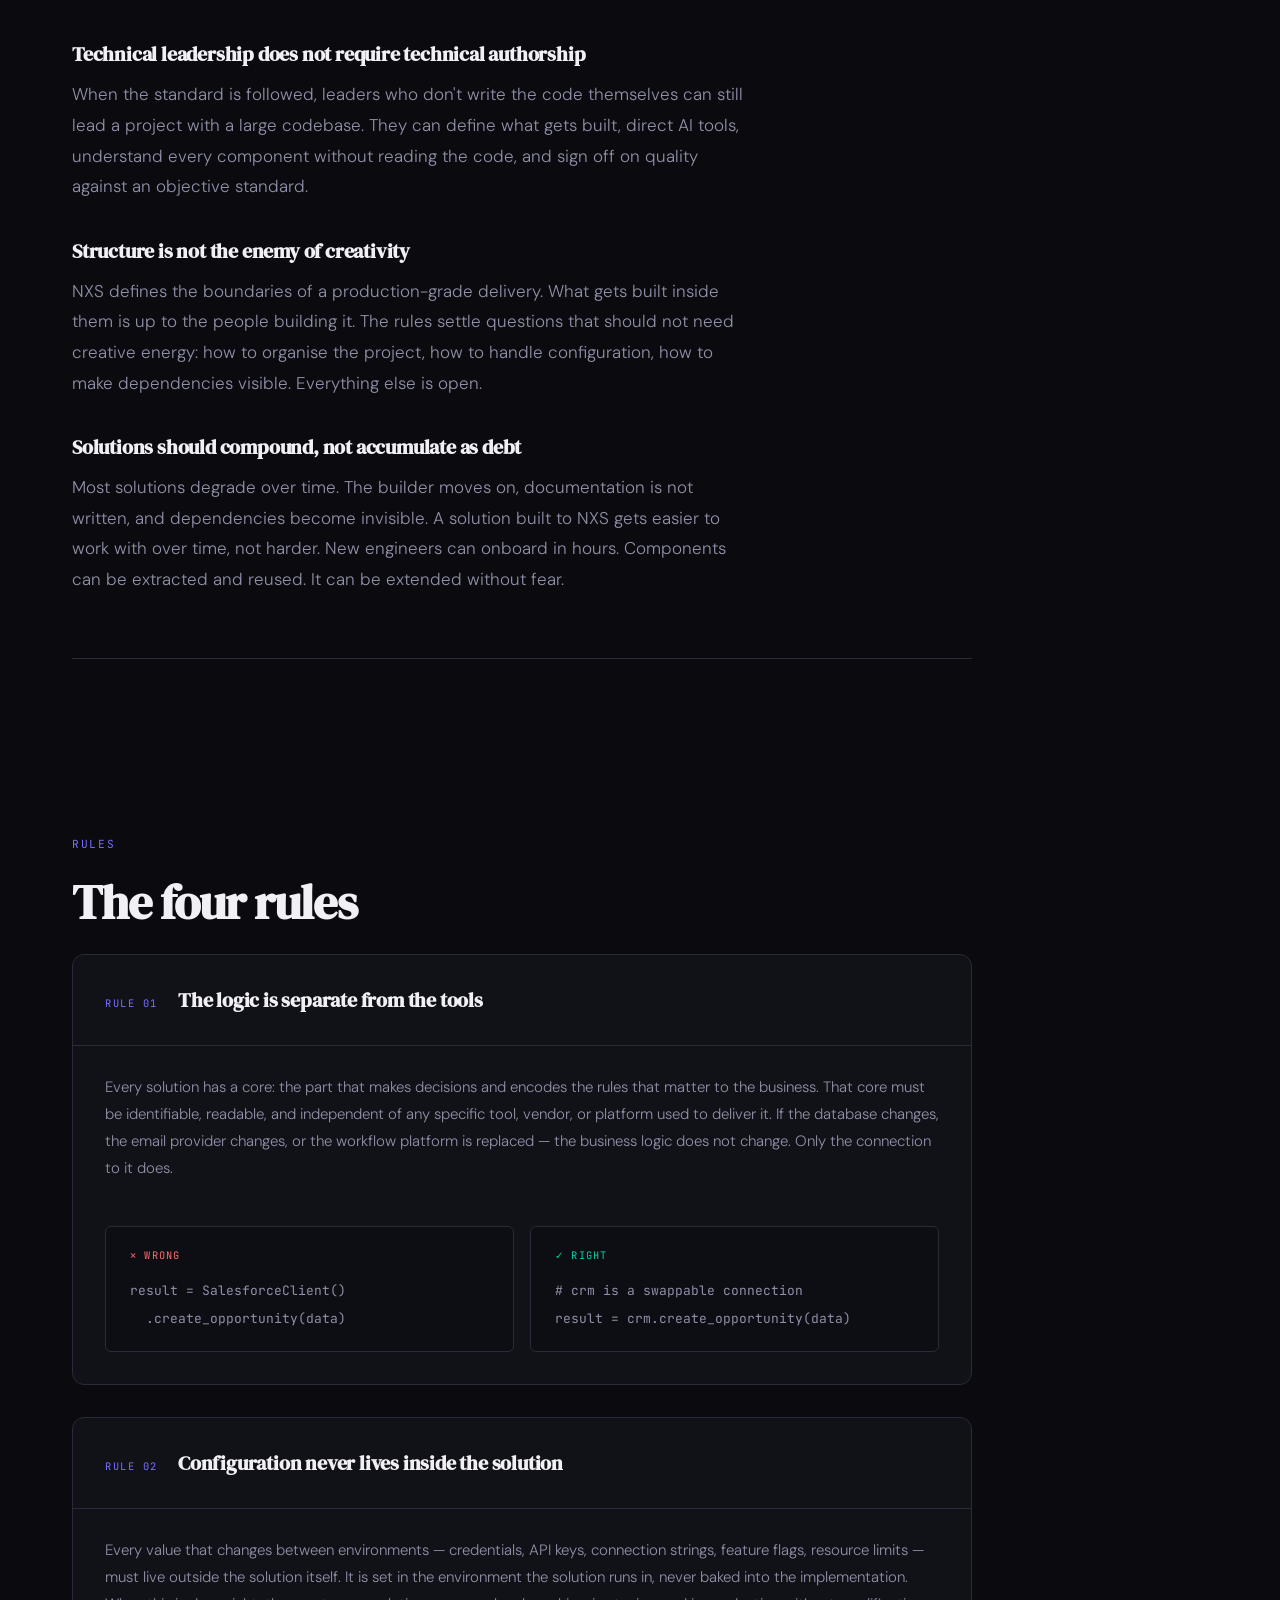
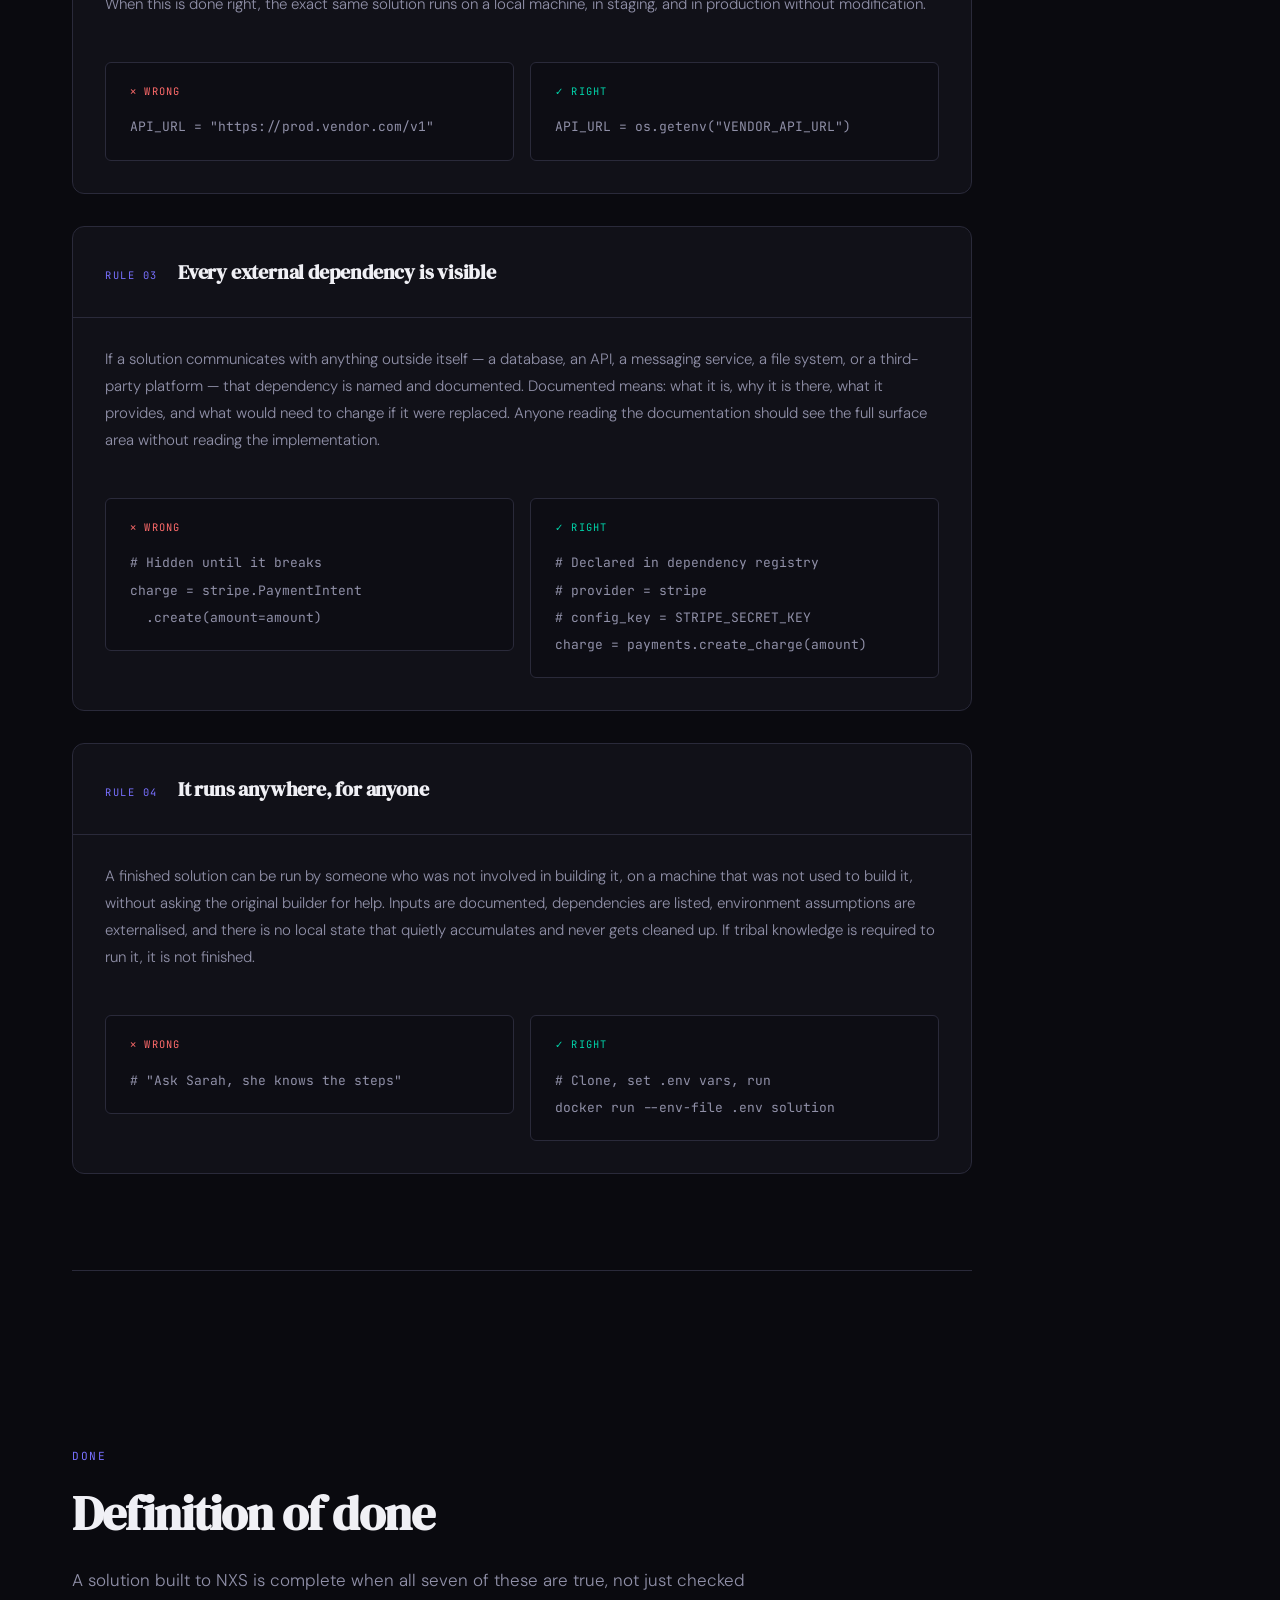
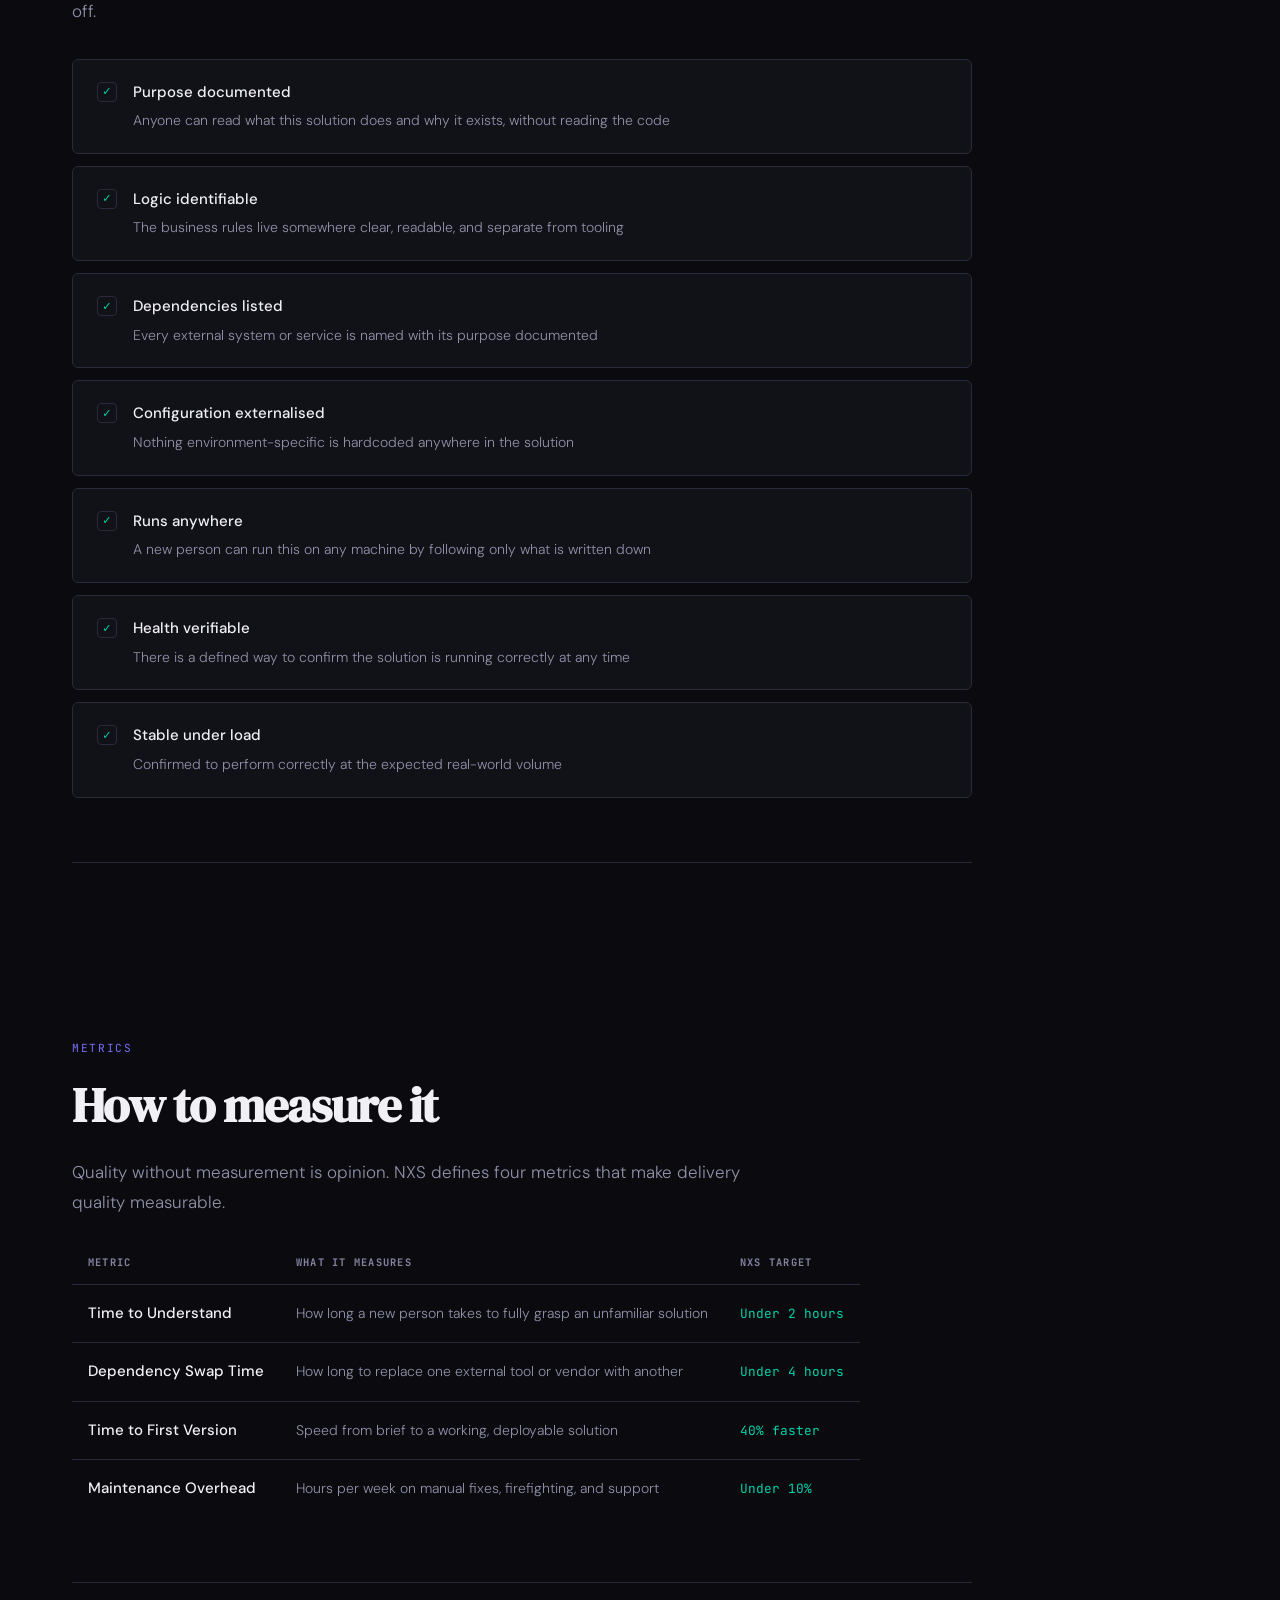
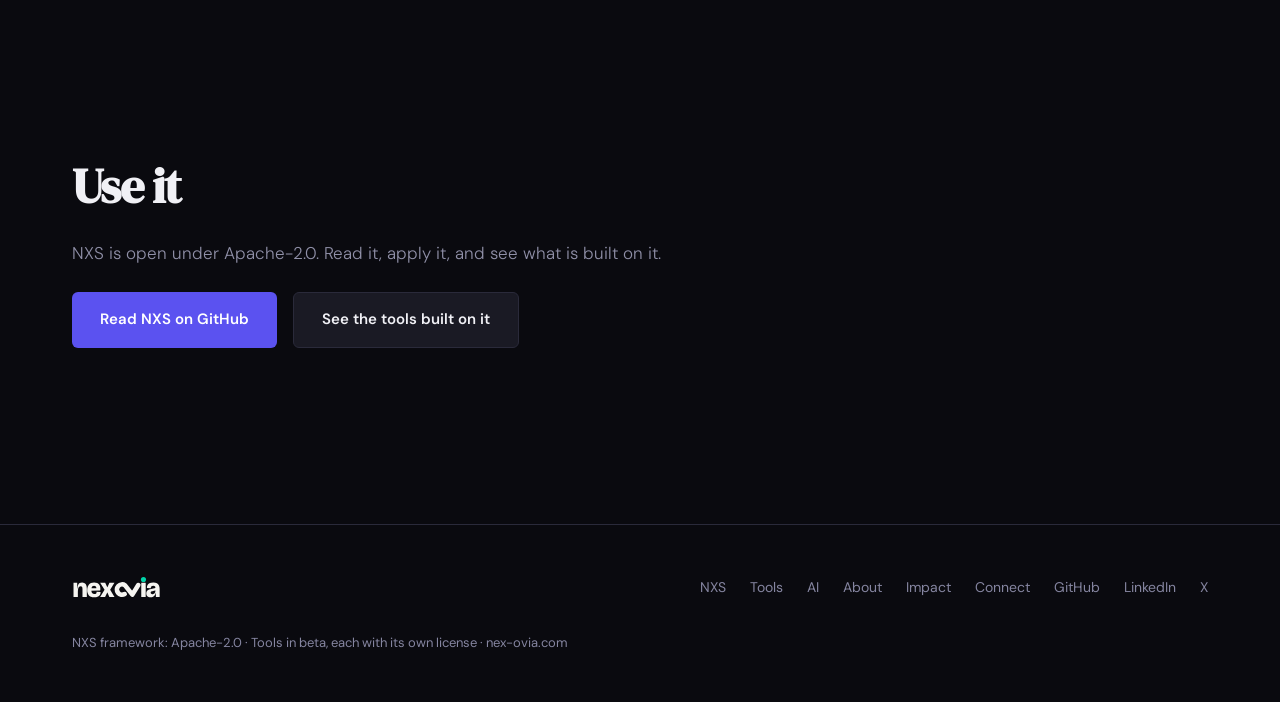
<file: nxs/index.html>
<!DOCTYPE html>
<html lang="en">
<head>
  <meta charset="UTF-8">
  <meta name="viewport" content="width=device-width, initial-scale=1.0">
  <title>NXS: the Nexovia Standard — Nexovia</title>
  <meta name="description" content="NXS is a living framework for owning what gets built, by people or by AI: four questions, four rules and a definition of done.">
  <link rel="preconnect" href="https://fonts.googleapis.com">
  <link href="https://fonts.googleapis.com/css2?family=DM+Serif+Display:ital@0;1&family=DM+Sans:opsz,wght@9..40,300;9..40,400;9..40,500;9..40,600&family=JetBrains+Mono:wght@400;500&display=swap" rel="stylesheet">
  <link rel="stylesheet" href="/site.css">
  <style>
    /* Page-specific: /nxs/ */
    .nxs-questions { list-style: none; margin-top: 1.5rem; display: flex; flex-direction: column; gap: 0.5rem; max-width: 640px; }
    .nxs-questions li {
      padding: 0.75rem 1.25rem;
      background: var(--surface);
      border: 1px solid var(--border);
      border-left: 2px solid var(--accent);
      border-radius: var(--radius-sm);
      font-size: 1rem;
    }
    .nxs-version { margin-top: 1.5rem; color: var(--text-2); font-size: 0.9375rem; }
    .nxs-version a { color: var(--accent); }

    .nxs-toc { list-style: none; display: flex; flex-wrap: wrap; gap: 0.75rem; margin-top: 2rem; }
    .nxs-toc a {
      display: inline-block;
      padding: 0.4rem 0.9rem;
      border: 1px solid var(--border);
      border-radius: var(--radius-sm);
      color: var(--text-muted);
      text-decoration: none;
      font-family: var(--font-mono);
      font-size: 0.8rem;
      transition: color 0.2s, border-color 0.2s;
    }
    .nxs-toc a:hover { color: var(--accent); border-color: var(--accent); }

    .standard-content { padding: var(--section) 0; max-width: 900px; }

    .standard-section {
      padding-bottom: 4rem;
      border-bottom: 1px solid var(--border);
      margin-bottom: 4rem;
    }

    .standard-section:last-child { border-bottom: none; margin-bottom: 0; }

    .section-body + .section-body { margin-top: 1rem; }

    /* Principles */
    .principle { margin-top: 2rem; }
    .principle-title { font-family: var(--font-display); font-size: 1.25rem; letter-spacing: -0.01em; margin-bottom: 0.5rem; }

    /* Rule blocks */
    .rule-block {
      background: var(--surface);
      border: 1px solid var(--border);
      border-radius: var(--radius);
      overflow: hidden;
      margin-bottom: 2rem;
    }

    .rule-header {
      padding: 1.75rem 2rem;
      border-bottom: 1px solid var(--border);
      display: flex;
      align-items: baseline;
      gap: 1.25rem;
    }

    .rule-num {
      font-family: var(--font-mono);
      font-size: 0.65rem;
      letter-spacing: 0.15em;
      text-transform: uppercase;
      color: var(--accent);
      flex-shrink: 0;
    }

    .rule-title { font-family: var(--font-display); font-size: 1.25rem; letter-spacing: -0.01em; }

    .rule-body {
      padding: 1.75rem 2rem;
      color: var(--text-2);
      font-size: 0.9375rem;
      line-height: 1.8;
      font-weight: 300;
    }

    .rule-examples {
      padding: 0 2rem 2rem;
      display: grid;
      grid-template-columns: 1fr 1fr;
      gap: 1rem;
    }

    /* Done list */
    .done-intro { margin-bottom: 2rem; }
    .done-list { list-style: none; display: flex; flex-direction: column; gap: 0.75rem; }

    .done-item {
      display: flex;
      align-items: flex-start;
      gap: 1rem;
      padding: 1.25rem 1.5rem;
      background: var(--surface);
      border: 1px solid var(--border);
      border-radius: var(--radius-sm);
      transition: border-color 0.2s;
    }

    .done-item:hover { border-color: var(--accent-2); }

    .done-check {
      width: 20px;
      height: 20px;
      border: 1px solid var(--border);
      border-radius: 4px;
      flex-shrink: 0;
      margin-top: 2px;
      display: flex;
      align-items: center;
      justify-content: center;
      color: var(--accent-2);
      font-size: 0.7rem;
    }

    .done-item-title { font-weight: 500; font-size: 0.9375rem; margin-bottom: 0.25rem; }
    .done-item-detail { font-size: 0.875rem; color: var(--text-2); font-weight: 300; }

    /* Metrics table */
    .metrics-table { width: 100%; border-collapse: collapse; margin-top: 1.5rem; }
    .metrics-table th {
      text-align: left;
      font-family: var(--font-mono);
      font-size: 0.65rem;
      letter-spacing: 0.12em;
      text-transform: uppercase;
      color: var(--text-muted);
      padding: 0.75rem 1rem;
      border-bottom: 1px solid var(--border);
    }
    .metrics-table td { padding: 1rem; border-bottom: 1px solid var(--border); font-size: 0.9375rem; vertical-align: top; }
    .metrics-table tr:last-child td { border-bottom: none; }
    .metrics-table tr:hover td { background: var(--surface-raised); }
    .metric-name { font-weight: 500; color: var(--text); }
    .metric-measure { color: var(--text-2); font-weight: 300; font-size: 0.875rem; }
    .metric-target { color: var(--accent-2); font-family: var(--font-mono); font-size: 0.8rem; white-space: nowrap; }

    /* Closing CTA */
    .nxs-actions { display: flex; gap: 1rem; flex-wrap: wrap; margin-top: 1.5rem; }

    @media (max-width: 900px) {
      .rule-examples { grid-template-columns: 1fr; }
    }
  </style>
</head>
<body>
  <div id="nav-placeholder"></div>

  <main id="main">
  <section class="page-hero" id="what">
    <div class="page-hero-glow"></div>
    <div class="container">
      <div class="page-eyebrow">NXS framework · <span data-nxs-version>v2.0</span> · Apache-2.0</div>
      <h1 class="animate-hero">The Nexovia Standard</h1>
      <p class="page-hero-sub animate-hero delay-1">I wrote NXS because the risk has shifted. AI tools generate implementations in seconds. The risk is no longer that solutions take too long to build. The risk is that they get built, and two months later nobody can explain how they work. NXS does not tell you what language or tools to use. It defines what every finished solution must be true of. You own what you build if you can answer four questions without asking the original builder:</p>
      <ul class="nxs-questions animate-hero delay-2">
        <li>What does this do and why?</li>
        <li>What does it depend on?</li>
        <li>How do I change this part without breaking that part?</li>
        <li>How do I move this off this platform?</li>
      </ul>
      <p class="nxs-version">Current version: <a href="https://github.com/nex-ovia/NXS/tags" rel="noopener noreferrer" target="_blank"><span data-nxs-version>v2.0</span> on GitHub</a></p>
      <nav aria-label="On this page">
        <ul class="nxs-toc">
          <li><a href="#principles">Why it exists</a></li>
          <li><a href="#rules">The four rules</a></li>
          <li><a href="#done">Definition of done</a></li>
          <li><a href="#measure">How to measure it</a></li>
        </ul>
      </nav>
    </div>
  </section>

  <div class="container">
    <div class="standard-content">

      <section class="standard-section" id="principles">
        <p class="section-label reveal">Principles</p>
        <h2 class="section-title reveal">Why it exists</h2>

        <div class="principle reveal">
          <h3 class="principle-title">Speed without structure is just faster debt</h3>
          <p class="section-body">AI tools have made it easy to generate implementations. Things that once took weeks now take hours. That is good. The problem is what gets left behind. The team that commissioned the solution often cannot explain how it works, change it safely, or move it without rebuilding. The solution works. The team does not own it.</p>
        </div>

        <div class="principle reveal">
          <h3 class="principle-title">You own what you can understand, change and move</h3>
          <p class="section-body">Delivery sovereignty is not about who wrote the code. It is about who can answer the four questions above at any point after delivery. If the team can answer all four without asking the original builder, they have sovereignty. If they cannot, they have a dependency.</p>
        </div>

        <div class="principle reveal">
          <h3 class="principle-title">Technical leadership does not require technical authorship</h3>
          <p class="section-body">When the standard is followed, leaders who don't write the code themselves can still lead a project with a large codebase. They can define what gets built, direct AI tools, understand every component without reading the code, and sign off on quality against an objective standard.</p>
        </div>

        <div class="principle reveal">
          <h3 class="principle-title">Structure is not the enemy of creativity</h3>
          <p class="section-body">NXS defines the boundaries of a production-grade delivery. What gets built inside them is up to the people building it. The rules settle questions that should not need creative energy: how to organise the project, how to handle configuration, how to make dependencies visible. Everything else is open.</p>
        </div>

        <div class="principle reveal">
          <h3 class="principle-title">Solutions should compound, not accumulate as debt</h3>
          <p class="section-body">Most solutions degrade over time. The builder moves on, documentation is not written, and dependencies become invisible. A solution built to NXS gets easier to work with over time, not harder. New engineers can onboard in hours. Components can be extracted and reused. It can be extended without fear.</p>
        </div>
      </section>

      <section class="standard-section" id="rules">
        <p class="section-label reveal">Rules</p>
        <h2 class="section-title reveal">The four rules</h2>

        <div class="rule-block reveal">
          <div class="rule-header">
            <span class="rule-num">Rule 01</span>
            <h3 class="rule-title">The logic is separate from the tools</h3>
          </div>
          <div class="rule-body">Every solution has a core: the part that makes decisions and encodes the rules that matter to the business. That core must be identifiable, readable, and independent of any specific tool, vendor, or platform used to deliver it. If the database changes, the email provider changes, or the workflow platform is replaced — the business logic does not change. Only the connection to it does.</div>
          <div class="rule-examples">
            <div>
              <div class="code-block">
                <p class="code-label wrong">✕ Wrong</p>
                <code>result = SalesforceClient()
  .create_opportunity(data)</code>
              </div>
            </div>
            <div>
              <div class="code-block">
                <p class="code-label right">✓ Right</p>
                <code># crm is a swappable connection
result = crm.create_opportunity(data)</code>
              </div>
            </div>
          </div>
        </div>

        <div class="rule-block reveal">
          <div class="rule-header">
            <span class="rule-num">Rule 02</span>
            <h3 class="rule-title">Configuration never lives inside the solution</h3>
          </div>
          <div class="rule-body">Every value that changes between environments — credentials, API keys, connection strings, feature flags, resource limits — must live outside the solution itself. It is set in the environment the solution runs in, never baked into the implementation. When this is done right, the exact same solution runs on a local machine, in staging, and in production without modification.</div>
          <div class="rule-examples">
            <div>
              <div class="code-block">
                <p class="code-label wrong">✕ Wrong</p>
                <code>API_URL = "https://prod.vendor.com/v1"</code>
              </div>
            </div>
            <div>
              <div class="code-block">
                <p class="code-label right">✓ Right</p>
                <code>API_URL = os.getenv("VENDOR_API_URL")</code>
              </div>
            </div>
          </div>
        </div>

        <div class="rule-block reveal">
          <div class="rule-header">
            <span class="rule-num">Rule 03</span>
            <h3 class="rule-title">Every external dependency is visible</h3>
          </div>
          <div class="rule-body">If a solution communicates with anything outside itself — a database, an API, a messaging service, a file system, or a third-party platform — that dependency is named and documented. Documented means: what it is, why it is there, what it provides, and what would need to change if it were replaced. Anyone reading the documentation should see the full surface area without reading the implementation.</div>
          <div class="rule-examples">
            <div>
              <div class="code-block">
                <p class="code-label wrong">✕ Wrong</p>
                <code># Hidden until it breaks
charge = stripe.PaymentIntent
  .create(amount=amount)</code>
              </div>
            </div>
            <div>
              <div class="code-block">
                <p class="code-label right">✓ Right</p>
                <code># Declared in dependency registry
# provider = stripe
# config_key = STRIPE_SECRET_KEY
charge = payments.create_charge(amount)</code>
              </div>
            </div>
          </div>
        </div>

        <div class="rule-block reveal">
          <div class="rule-header">
            <span class="rule-num">Rule 04</span>
            <h3 class="rule-title">It runs anywhere, for anyone</h3>
          </div>
          <div class="rule-body">A finished solution can be run by someone who was not involved in building it, on a machine that was not used to build it, without asking the original builder for help. Inputs are documented, dependencies are listed, environment assumptions are externalised, and there is no local state that quietly accumulates and never gets cleaned up. If tribal knowledge is required to run it, it is not finished.</div>
          <div class="rule-examples">
            <div>
              <div class="code-block">
                <p class="code-label wrong">✕ Wrong</p>
                <code># "Ask Sarah, she knows the steps"</code>
              </div>
            </div>
            <div>
              <div class="code-block">
                <p class="code-label right">✓ Right</p>
                <code># Clone, set .env vars, run
docker run --env-file .env solution</code>
              </div>
            </div>
          </div>
        </div>
      </section>

      <section class="standard-section" id="done">
        <p class="section-label reveal">Done</p>
        <h2 class="section-title reveal">Definition of done</h2>
        <p class="section-body done-intro reveal">A solution built to NXS is complete when all seven of these are true, not just checked off.</p>
        <ul class="done-list">
          <li class="done-item reveal"><div class="done-check">✓</div><div><div class="done-item-title">Purpose documented</div><div class="done-item-detail">Anyone can read what this solution does and why it exists, without reading the code</div></div></li>
          <li class="done-item reveal"><div class="done-check">✓</div><div><div class="done-item-title">Logic identifiable</div><div class="done-item-detail">The business rules live somewhere clear, readable, and separate from tooling</div></div></li>
          <li class="done-item reveal"><div class="done-check">✓</div><div><div class="done-item-title">Dependencies listed</div><div class="done-item-detail">Every external system or service is named with its purpose documented</div></div></li>
          <li class="done-item reveal"><div class="done-check">✓</div><div><div class="done-item-title">Configuration externalised</div><div class="done-item-detail">Nothing environment-specific is hardcoded anywhere in the solution</div></div></li>
          <li class="done-item reveal"><div class="done-check">✓</div><div><div class="done-item-title">Runs anywhere</div><div class="done-item-detail">A new person can run this on any machine by following only what is written down</div></div></li>
          <li class="done-item reveal"><div class="done-check">✓</div><div><div class="done-item-title">Health verifiable</div><div class="done-item-detail">There is a defined way to confirm the solution is running correctly at any time</div></div></li>
          <li class="done-item reveal"><div class="done-check">✓</div><div><div class="done-item-title">Stable under load</div><div class="done-item-detail">Confirmed to perform correctly at the expected real-world volume</div></div></li>
        </ul>
      </section>

      <section class="standard-section reveal" id="measure">
        <p class="section-label">Metrics</p>
        <h2 class="section-title">How to measure it</h2>
        <p class="section-body">Quality without measurement is opinion. NXS defines four metrics that make delivery quality measurable.</p>
        <table class="metrics-table">
          <thead><tr><th>Metric</th><th>What it measures</th><th>NXS target</th></tr></thead>
          <tbody>
            <tr><td><span class="metric-name">Time to Understand</span></td><td><span class="metric-measure">How long a new person takes to fully grasp an unfamiliar solution</span></td><td><span class="metric-target">Under 2 hours</span></td></tr>
            <tr><td><span class="metric-name">Dependency Swap Time</span></td><td><span class="metric-measure">How long to replace one external tool or vendor with another</span></td><td><span class="metric-target">Under 4 hours</span></td></tr>
            <tr><td><span class="metric-name">Time to First Version</span></td><td><span class="metric-measure">Speed from brief to a working, deployable solution</span></td><td><span class="metric-target">40% faster</span></td></tr>
            <tr><td><span class="metric-name">Maintenance Overhead</span></td><td><span class="metric-measure">Hours per week on manual fixes, firefighting, and support</span></td><td><span class="metric-target">Under 10%</span></td></tr>
          </tbody>
        </table>
      </section>

      <section class="standard-section reveal" id="next">
        <h2 class="section-title">Use it</h2>
        <p class="section-body">NXS is open under Apache-2.0. Read it, apply it, and see what is built on it.</p>
        <div class="nxs-actions">
          <a href="https://github.com/nex-ovia/NXS" class="btn btn-primary" rel="noopener noreferrer" target="_blank">Read NXS on GitHub</a>
          <a href="/tools" class="btn btn-secondary">See the tools built on it</a>
        </div>
      </section>

    </div>
  </div>
  </main>

  <div id="footer-placeholder"></div>
  <script src="/shared.js"></script>
</body>
</html>
</file>
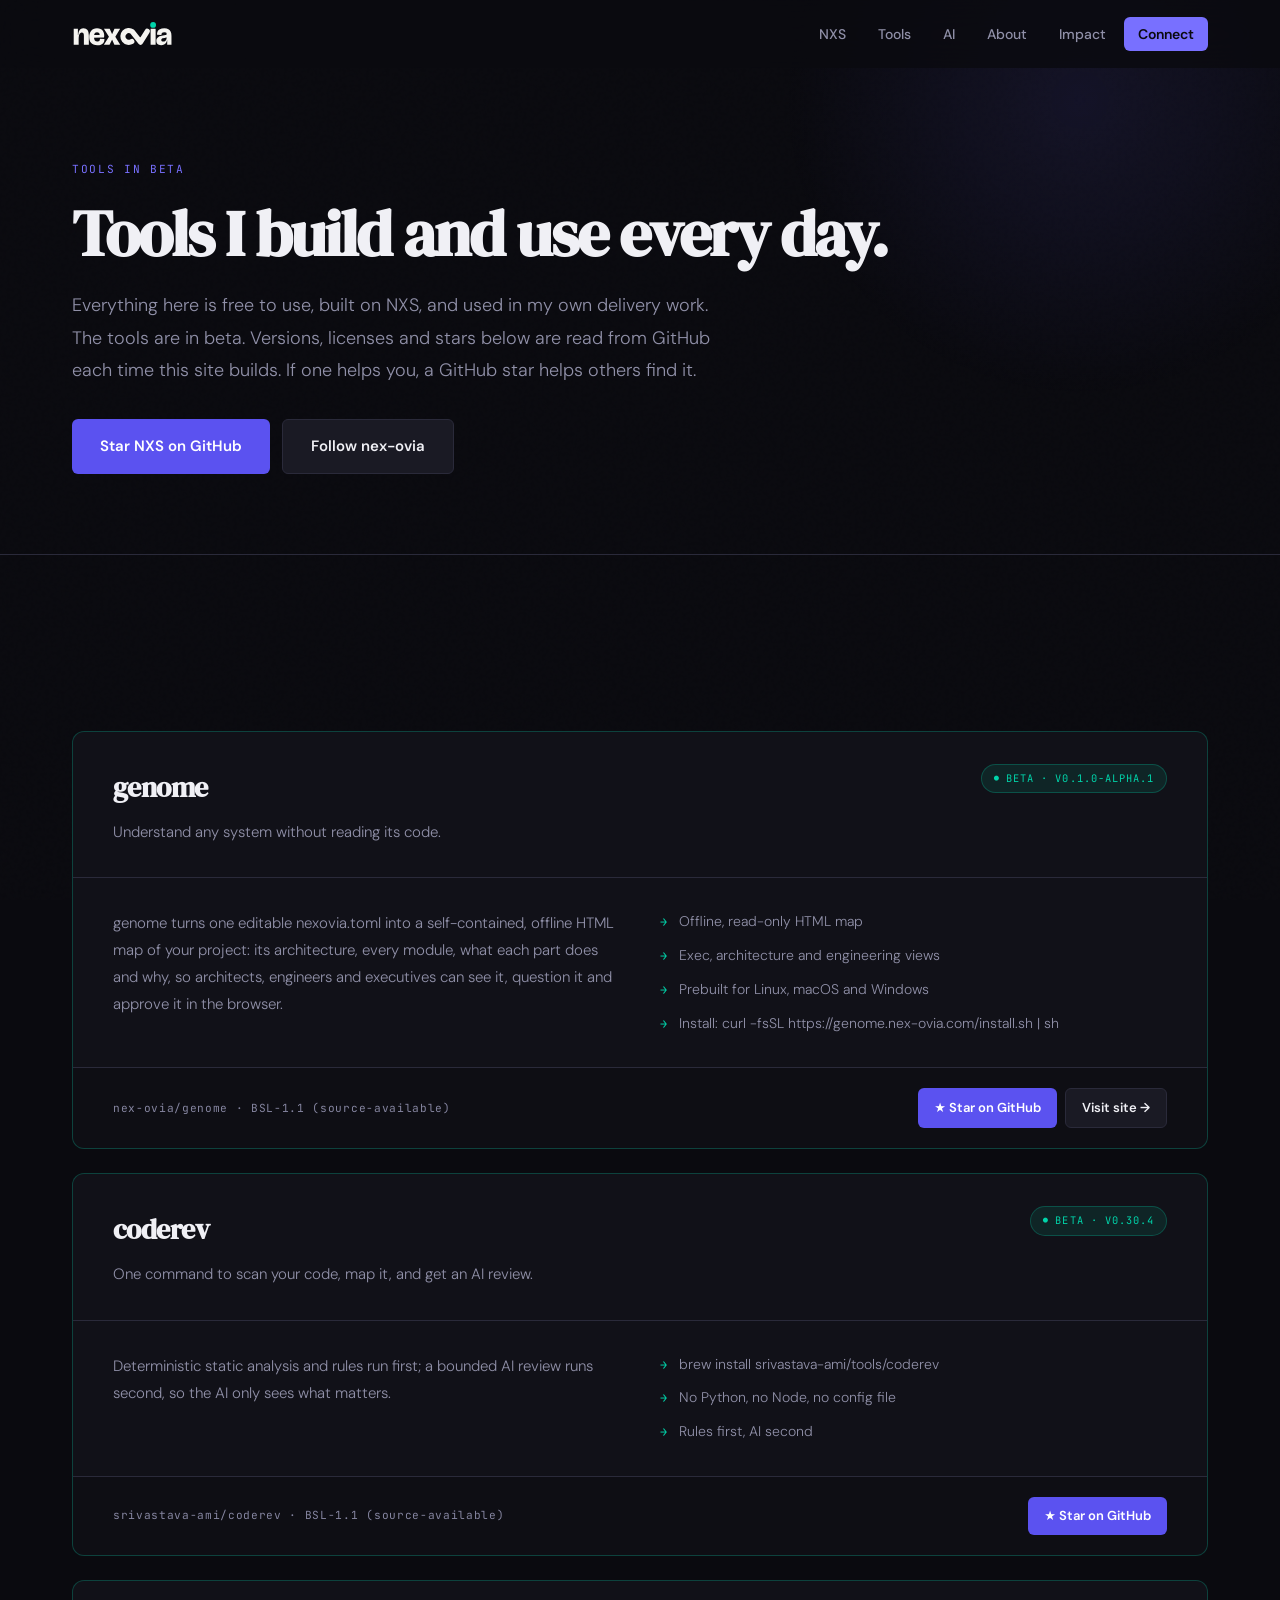
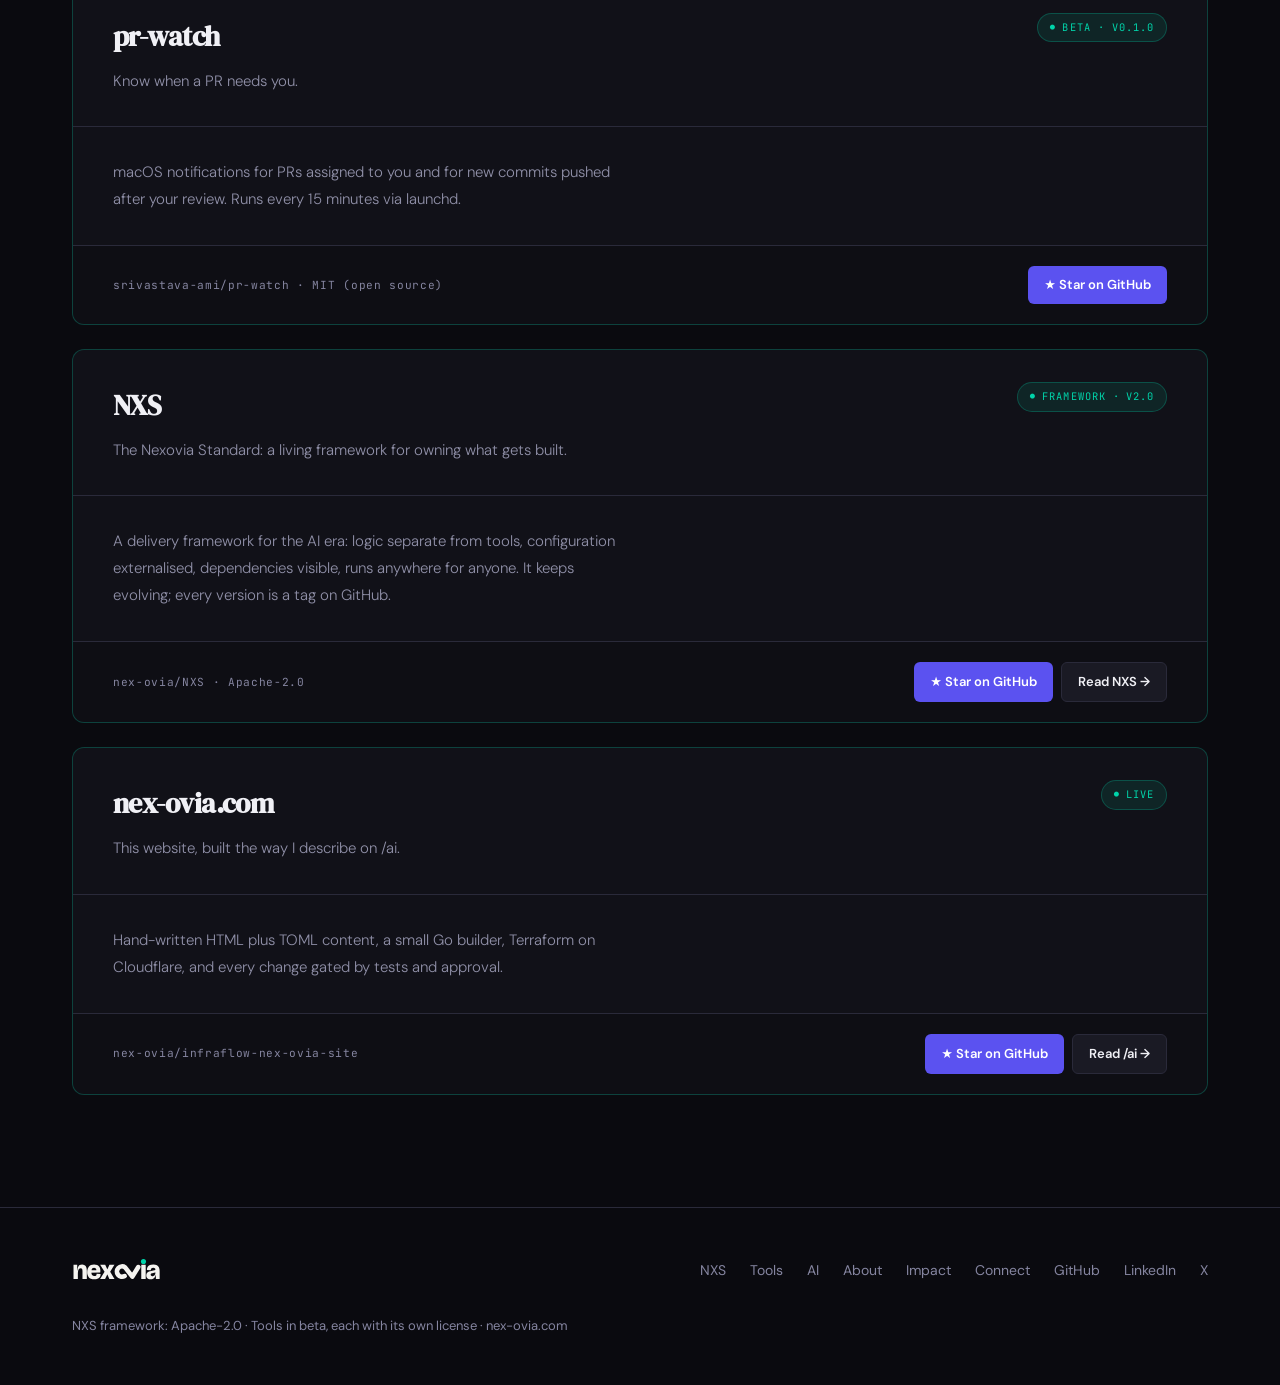
<file: tools/index.html>
<!DOCTYPE html>
<html lang="en">
<head>
  <meta charset="UTF-8">
  <meta name="viewport" content="width=device-width, initial-scale=1.0">
  <title>Tools — Nexovia</title>
  <meta name="description" content="Free tools built on NXS. Versions, licenses and stars come straight from GitHub.">
  <link rel="preconnect" href="https://fonts.googleapis.com">
  <link href="https://fonts.googleapis.com/css2?family=DM+Serif+Display:ital@0;1&family=DM+Sans:opsz,wght@9..40,300;9..40,400;9..40,500;9..40,600&family=JetBrains+Mono:wght@400;500&display=swap" rel="stylesheet">
  <link rel="stylesheet" href="/site.css">
  <style>
    .tools-grid {
      display: grid;
      gap: 1.5rem;
      margin-top: 4rem;
    }

    .tool-card {
      background: var(--surface);
      border: 1px solid var(--border);
      border-radius: var(--radius);
      overflow: hidden;
      transition: border-color 0.3s, transform 0.3s var(--ease);
    }

    .tool-card:hover { transform: translateY(-3px); }

    .tool-card.available { border-color: rgba(0, 212, 170, 0.25); }
    .tool-card.available:hover { border-color: rgba(0, 212, 170, 0.5); }

    .hero-actions {
      margin-top: 2rem;
      display: flex;
      gap: 0.75rem;
      flex-wrap: wrap;
    }

    .tool-header {
      padding: 2rem 2.5rem;
      border-bottom: 1px solid var(--border);
      display: flex;
      align-items: flex-start;
      justify-content: space-between;
      gap: 1.5rem;
      flex-wrap: wrap;
    }

    .tool-name {
      font-family: var(--font-display);
      font-size: 1.75rem;
      letter-spacing: -0.02em;
      margin-bottom: 0.5rem;
    }

    .tool-tagline {
      color: var(--text-2);
      font-size: 0.9375rem;
      font-weight: 300;
      max-width: 500px;
    }

    .tool-body {
      padding: 2rem 2.5rem;
      display: grid;
      grid-template-columns: 1fr 1fr;
      gap: 2.5rem;
    }

    .tool-description {
      color: var(--text-2);
      font-size: 0.9375rem;
      line-height: 1.8;
      font-weight: 300;
    }

    .tool-features {
      list-style: none;
      display: flex;
      flex-direction: column;
      gap: 0.625rem;
    }

    .tool-features li {
      display: flex;
      align-items: flex-start;
      gap: 0.75rem;
      font-size: 0.875rem;
      color: var(--text-2);
      font-weight: 300;
      overflow-wrap: anywhere;
    }

    .tool-features li::before {
      content: '→';
      color: var(--accent-2);
      flex-shrink: 0;
      font-family: var(--font-mono);
      font-size: 0.75rem;
      margin-top: 2px;
    }

    .tool-footer {
      padding: 1.25rem 2.5rem;
      border-top: 1px solid var(--border);
      display: flex;
      align-items: center;
      justify-content: space-between;
      gap: 1rem;
      flex-wrap: wrap;
      background: rgba(0,0,0,0.15);
    }

    .tool-footer-note {
      font-family: var(--font-mono);
      font-size: 0.7rem;
      color: var(--text-muted);
      letter-spacing: 0.06em;
      overflow-wrap: anywhere;
    }

    .tool-actions {
      display: flex;
      gap: 0.5rem;
      flex-wrap: wrap;
    }

    .tool-footer .btn {
      padding: 0.5rem 1rem;
      font-size: 0.8125rem;
    }

    @media (max-width: 720px) {
      .tool-body { grid-template-columns: 1fr; }
      .tool-header, .tool-body, .tool-footer { padding-left: 1.5rem; padding-right: 1.5rem; }
    }
  </style>
</head>
<body>
  <div id="nav-placeholder"></div>

  <div class="page-hero">
    <div class="page-hero-glow"></div>
    <div class="container">
      <p class="section-label animate-hero">Tools in beta</p>
      <h1 class="animate-hero">Tools I build and use every day.</h1>
      <p class="page-hero-sub animate-hero delay-1">Everything here is free to use, built on NXS, and used in my own delivery work. The tools are in beta. Versions, licenses and stars below are read from GitHub each time this site builds. If one helps you, a GitHub star helps others find it.</p>
      <div class="hero-actions animate-hero delay-2">
        <a href="https://github.com/nex-ovia/NXS" class="btn btn-primary" rel="noopener noreferrer" target="_blank">Star NXS on GitHub</a>
        <a href="https://github.com/nex-ovia" class="btn btn-secondary" rel="noopener noreferrer" target="_blank">Follow nex-ovia</a>
      </div>
    </div>
  </div>

  <section>
    <div class="container">

      <div class="tools-grid">

        <!-- github:tools -->
        <!-- genome -->
        <div class="tool-card available reveal">
          <div class="tool-header">
            <div>
              <h2 class="tool-name">genome</h2>
              <p class="tool-tagline">Understand any system without reading its code.</p>
            </div>
            <span class="status status-available">beta · v0.1.0-alpha.1</span>
          </div>
          <div class="tool-body">
            <p class="tool-description">genome turns one editable nexovia.toml into a self-contained, offline HTML map of your project: its architecture, every module, what each part does and why, so architects, engineers and executives can see it, question it and approve it in the browser.</p>
            <ul class="tool-features">
              <li>Offline, read-only HTML map</li>
              <li>Exec, architecture and engineering views</li>
              <li>Prebuilt for Linux, macOS and Windows</li>
              <li>Install: curl -fsSL https://genome.nex-ovia.com/install.sh | sh</li>
            </ul>
          </div>
          <div class="tool-footer">
            <span class="tool-footer-note">nex-ovia/genome · BSL-1.1 (source-available)</span>
            <div class="tool-actions">
              <a href="https://github.com/nex-ovia/genome" class="btn btn-primary" rel="noopener noreferrer" target="_blank">★ Star on GitHub</a>
              <a href="https://genome.nex-ovia.com" class="btn btn-secondary" rel="noopener noreferrer" target="_blank">Visit site →</a>
            </div>
          </div>
        </div>

        <!-- coderev -->
        <div class="tool-card available reveal">
          <div class="tool-header">
            <div>
              <h2 class="tool-name">coderev</h2>
              <p class="tool-tagline">One command to scan your code, map it, and get an AI review.</p>
            </div>
            <span class="status status-available">beta · v0.30.4</span>
          </div>
          <div class="tool-body">
            <p class="tool-description">Deterministic static analysis and rules run first; a bounded AI review runs second, so the AI only sees what matters.</p>
            <ul class="tool-features">
              <li>brew install srivastava-ami/tools/coderev</li>
              <li>No Python, no Node, no config file</li>
              <li>Rules first, AI second</li>
            </ul>
          </div>
          <div class="tool-footer">
            <span class="tool-footer-note">srivastava-ami/coderev · BSL-1.1 (source-available)</span>
            <div class="tool-actions">
              <a href="https://github.com/srivastava-ami/coderev" class="btn btn-primary" rel="noopener noreferrer" target="_blank">★ Star on GitHub</a>
            </div>
          </div>
        </div>

        <!-- pr-watch -->
        <div class="tool-card available reveal">
          <div class="tool-header">
            <div>
              <h2 class="tool-name">pr-watch</h2>
              <p class="tool-tagline">Know when a PR needs you.</p>
            </div>
            <span class="status status-available">beta · v0.1.0</span>
          </div>
          <div class="tool-body">
            <p class="tool-description">macOS notifications for PRs assigned to you and for new commits pushed after your review. Runs every 15 minutes via launchd.</p>
          </div>
          <div class="tool-footer">
            <span class="tool-footer-note">srivastava-ami/pr-watch · MIT (open source)</span>
            <div class="tool-actions">
              <a href="https://github.com/srivastava-ami/pr-watch" class="btn btn-primary" rel="noopener noreferrer" target="_blank">★ Star on GitHub</a>
            </div>
          </div>
        </div>

        <!-- /github:tools -->

        <!-- NXS -->
        <div class="tool-card available reveal">
          <div class="tool-header">
            <div>
              <h2 class="tool-name">NXS</h2>
              <p class="tool-tagline">The Nexovia Standard: a living framework for owning what gets built.</p>
            </div>
            <span class="status status-available">framework · <span data-nxs-version>v2.0</span></span>
          </div>
          <div class="tool-body">
            <p class="tool-description">A delivery framework for the AI era: logic separate from tools, configuration externalised, dependencies visible, runs anywhere for anyone. It keeps evolving; every version is a tag on GitHub.</p>
          </div>
          <div class="tool-footer">
            <span class="tool-footer-note">nex-ovia/NXS · Apache-2.0</span>
            <div class="tool-actions">
              <a href="https://github.com/nex-ovia/NXS" class="btn btn-primary" rel="noopener noreferrer" target="_blank">★ Star on GitHub</a>
              <a href="/nxs" class="btn btn-secondary">Read NXS →</a>
            </div>
          </div>
        </div>

        <!-- nex-ovia.com -->
        <div class="tool-card available reveal">
          <div class="tool-header">
            <div>
              <h2 class="tool-name">nex-ovia.com</h2>
              <p class="tool-tagline">This website, built the way I describe on /ai.</p>
            </div>
            <span class="status status-available">live</span>
          </div>
          <div class="tool-body">
            <p class="tool-description">Hand-written HTML plus TOML content, a small Go builder, Terraform on Cloudflare, and every change gated by tests and approval.</p>
          </div>
          <div class="tool-footer">
            <span class="tool-footer-note">nex-ovia/infraflow-nex-ovia-site</span>
            <div class="tool-actions">
              <a href="https://github.com/nex-ovia/infraflow-nex-ovia-site" class="btn btn-primary" rel="noopener noreferrer" target="_blank">★ Star on GitHub</a>
              <a href="/ai" class="btn btn-secondary">Read /ai →</a>
            </div>
          </div>
        </div>

      </div>

    </div>
  </section>


  <div id="footer-placeholder"></div>
  <script src="/shared.js"></script>
</body>
</html>
</file>
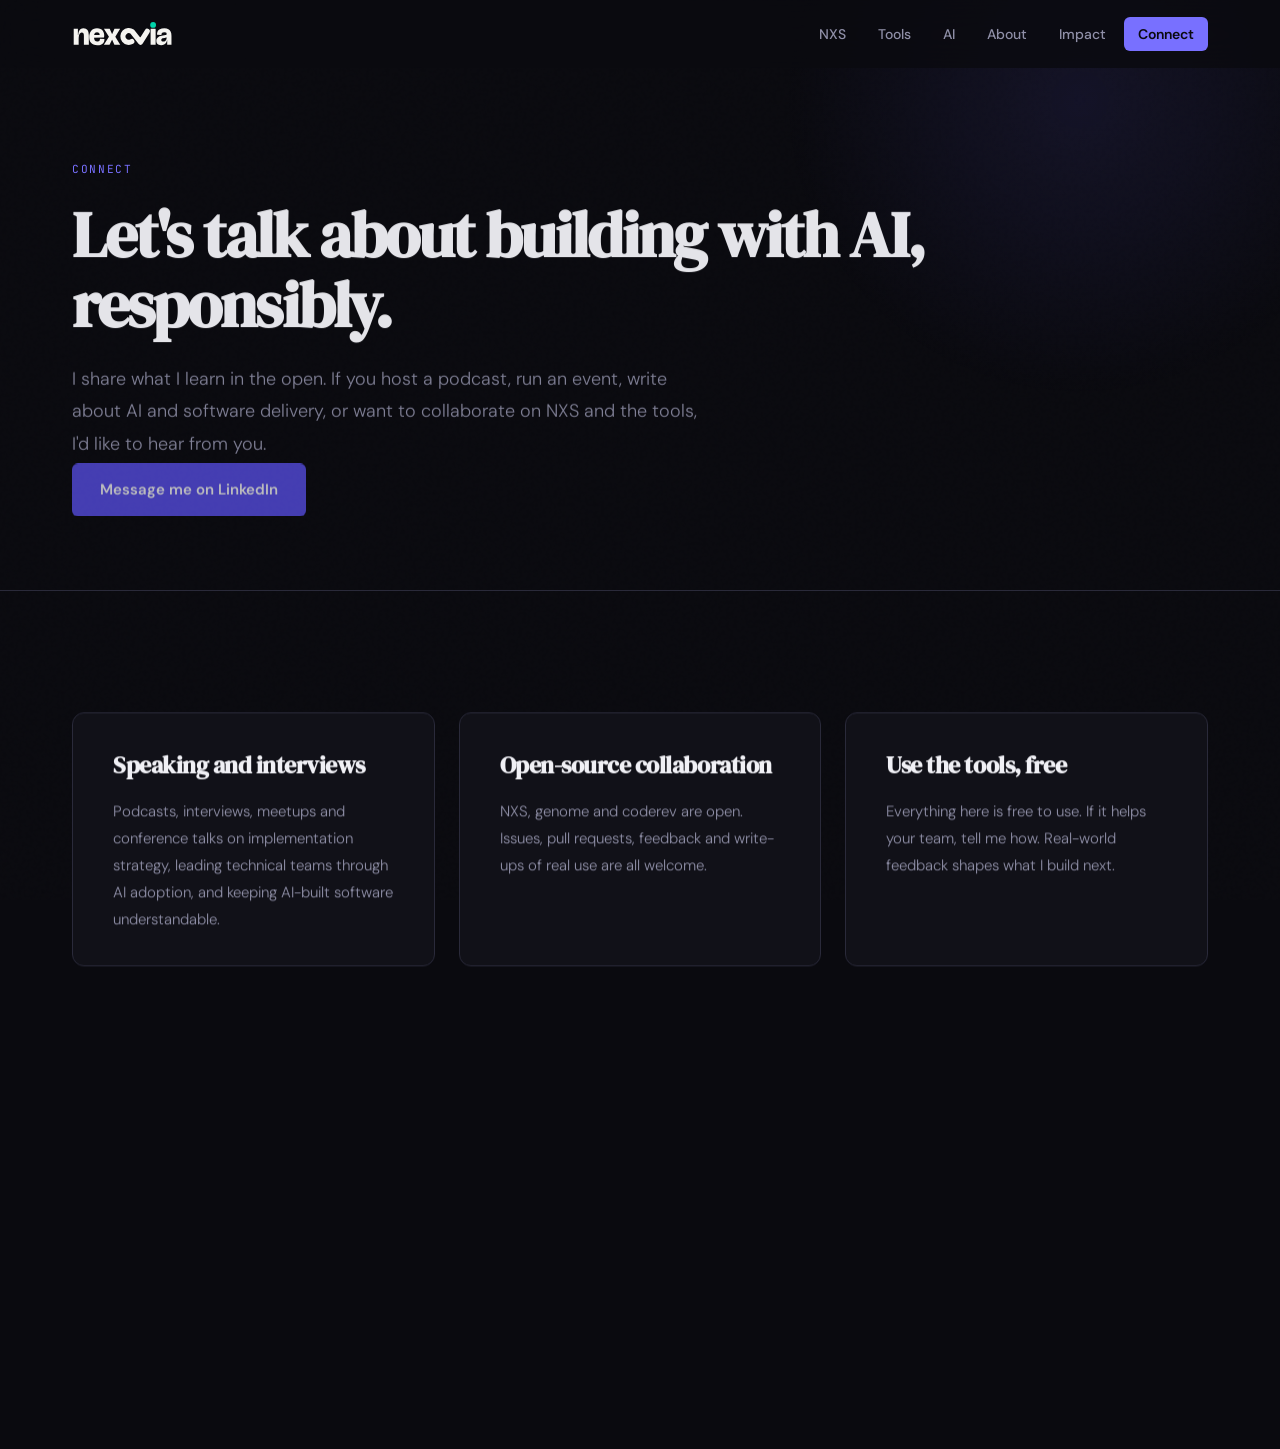
<file: work-with-me/index.html>
<!DOCTYPE html>
<html lang="en">
<head>
  <meta charset="UTF-8">
  <meta name="viewport" content="width=device-width, initial-scale=1.0">
  <meta http-equiv="refresh" content="0; url=/connect/">
  <link rel="canonical" href="https://www.nex-ovia.com/connect/">
  <meta name="robots" content="noindex">
  <meta name="description" content="This page moved to the Connect page on Nexovia.">
  <title>Connect — Nexovia</title>
  <link rel="stylesheet" href="/site.css">
</head>
<body>
  <div id="nav-placeholder"></div>

  <div class="page-hero">
    <div class="container">
      <h1>This page moved</h1>
      <p class="page-hero-sub">This page moved to <a href="/connect/">/connect/</a>.</p>
    </div>
  </div>

  <div id="footer-placeholder"></div>
  <script src="/shared.js"></script>
</body>
</html>
</file>
<file: site.css>
/* site.css — generated from theme/theme.toml by build_css node */

:root {
  --bg:             #0a0a0f;
  --surface:        #111118;
  --surface-raised: #1a1a24;
  --border:         #2a2a3a;
  --accent:         #7870ff;
  --accent-2:       #00d4aa;
  --accent-warm:    #ff6b6b;
  --text:           #f0f0f5;
  --text-2:         #9090a8;
  --text-muted:     #8585a0;
  --font-display:   'DM Serif Display', Georgia, serif;
  --font-body:      'DM Sans', system-ui, sans-serif;
  --font-mono:      'JetBrains Mono', monospace;
  --ease:           cubic-bezier(0.16, 1, 0.3, 1);
  --section:        7rem;
  --radius:         0.75rem;
  --radius-sm:      0.375rem;
}

*, *::before, *::after { box-sizing: border-box; margin: 0; padding: 0; }
html { scroll-behavior: smooth; }

body {
  background: var(--bg);
  color: var(--text);
  font-family: var(--font-body);
  font-size: 1rem;
  line-height: 1.7;
  overflow-x: hidden;
}

body::before {
  content: '';
  position: fixed;
  inset: 0;
  background-image: url("data:image/svg+xml,%3Csvg viewBox='0 0 256 256' xmlns='http://www.w3.org/2000/svg'%3E%3Cfilter id='noise'%3E%3CfeTurbulence type='fractalNoise' baseFrequency='0.9' numOctaves='4' stitchTiles='stitch'/%3E%3C/filter%3E%3Crect width='100%25' height='100%25' filter='url(%23noise)' opacity='0.035'/%3E%3C/svg%3E");
  pointer-events: none;
  z-index: 0;
  opacity: 0.4;
}

.container { max-width: 1200px; margin: 0 auto; padding: 0 2rem; position: relative; z-index: 1; }

/* Nav */
nav {
  position: fixed; top: 0; left: 0; right: 0; z-index: 100;
  padding: 1.25rem 0;
  background: rgba(10, 10, 15, 0.8);
  backdrop-filter: blur(20px);
  border-bottom: 1px solid transparent;
  transition: border-color 0.3s var(--ease);
}
nav.scrolled { border-color: var(--border); }
nav .container { display: flex; align-items: center; justify-content: space-between; gap: 2rem; }
.nav-logo { display: flex; align-items: center; gap: 0.6rem; font-family: var(--font-display); font-size: 1.25rem; color: var(--text); text-decoration: none; letter-spacing: -0.02em; }
.nav-logo span { color: var(--accent); }
.nav-links { display: flex; align-items: center; gap: 0.25rem; list-style: none; }
.nav-links a { color: var(--text-2); text-decoration: none; font-size: 0.875rem; font-weight: 500; padding: 0.5rem 0.875rem; border-radius: var(--radius-sm); transition: color 0.2s, background 0.2s; }
.nav-links a:hover { color: var(--text); background: var(--surface-raised); }
.nav-links .highlight a { color: var(--bg); background: var(--accent); font-weight: 600; }
.nav-links .highlight a:hover { background: #7d75ff; color: var(--bg); }
.nav-links .active a { color: var(--accent); }
.nav-links .highlight.active a { color: var(--bg); }
.nav-wordmark { display: block; height: 25px; width: auto; }

/* Page hero */
.page-hero {
  padding: 10rem 0 5rem;
  border-bottom: 1px solid var(--border);
  position: relative;
  overflow: hidden;
}
.page-hero-glow {
  position: absolute;
  width: 600px; height: 600px; border-radius: 50%;
  background: radial-gradient(circle, rgba(108, 99, 255, 0.1) 0%, transparent 70%);
  top: -200px; right: -100px; pointer-events: none;
}
.page-eyebrow {
  display: inline-flex; align-items: center; gap: 0.5rem;
  font-family: var(--font-mono); font-size: 0.75rem; color: var(--accent-2);
  letter-spacing: 0.1em; text-transform: uppercase; margin-bottom: 1.5rem;
  padding: 0.375rem 0.875rem; border: 1px solid rgba(0, 212, 170, 0.2);
  border-radius: 100px; background: rgba(0, 212, 170, 0.05);
}
.page-hero h1 { font-family: var(--font-display); font-size: clamp(2.5rem, 5vw, 4rem); line-height: 1.1; letter-spacing: -0.03em; margin-bottom: 1.25rem; }
.page-hero-sub { font-size: 1.125rem; color: var(--text-2); max-width: 640px; line-height: 1.8; font-weight: 300; }

/* Sections */
section { padding: var(--section) 0; position: relative; }
.section-label { font-family: var(--font-mono); font-size: 0.7rem; letter-spacing: 0.15em; text-transform: uppercase; color: var(--accent); margin-bottom: 1.25rem; }
.section-title { font-family: var(--font-display); font-size: clamp(2rem, 4vw, 3rem); line-height: 1.15; letter-spacing: -0.02em; margin-bottom: 1.5rem; }
.section-body { color: var(--text-2); font-size: 1.0625rem; max-width: 680px; line-height: 1.8; font-weight: 300; }

/* Buttons */
.btn { display: inline-flex; align-items: center; gap: 0.5rem; padding: 0.875rem 1.75rem; border-radius: var(--radius-sm); font-weight: 600; font-size: 0.9375rem; text-decoration: none; transition: all 0.2s var(--ease); cursor: pointer; border: none; }
.btn-primary { background: #5b52f0; color: #fff; }
.btn-primary:hover { background: #4f46e0; transform: translateY(-2px); box-shadow: 0 8px 24px rgba(108, 99, 255, 0.35); }
.btn-secondary { background: var(--surface-raised); color: var(--text); border: 1px solid var(--border); }
.btn-secondary:hover { border-color: var(--accent); color: var(--accent); transform: translateY(-2px); }

/* Cards */
.card { background: var(--surface); border: 1px solid var(--border); border-radius: var(--radius); padding: 2.5rem; transition: border-color 0.3s, transform 0.3s var(--ease); }
.card:hover { border-color: rgba(108, 99, 255, 0.4); transform: translateY(-3px); }
.card-label { font-family: var(--font-mono); font-size: 0.65rem; letter-spacing: 0.15em; text-transform: uppercase; color: var(--accent); margin-bottom: 1rem; display: block; }
.card-title { font-family: var(--font-display); font-size: 1.375rem; margin-bottom: 0.875rem; letter-spacing: -0.01em; }
.card-body { color: var(--text-2); font-size: 0.9375rem; line-height: 1.75; font-weight: 300; }

/* Code blocks */
.code-block { background: #0d0d14; border: 1px solid var(--border); border-radius: var(--radius-sm); padding: 1.25rem 1.5rem; margin-top: 1rem; overflow-x: auto; }
.code-label { font-family: var(--font-mono); font-size: 0.65rem; letter-spacing: 0.12em; text-transform: uppercase; margin-bottom: 0.75rem; }
.code-label.wrong { color: var(--accent-warm); }
.code-label.right { color: var(--accent-2); }
.code-block code { font-family: var(--font-mono); font-size: 0.8125rem; line-height: 1.7; color: var(--text-2); white-space: pre; }

/* Status badges */
.status { display: inline-flex; align-items: center; gap: 0.375rem; font-family: var(--font-mono); font-size: 0.65rem; letter-spacing: 0.1em; text-transform: uppercase; padding: 0.3rem 0.75rem; border-radius: 100px; }
.status-available { background: rgba(0, 212, 170, 0.1); color: var(--accent-2); border: 1px solid rgba(0, 212, 170, 0.25); }
.status-available::before { content: '●'; font-size: 0.5rem; }
.status-development { background: rgba(108, 99, 255, 0.1); color: var(--accent); border: 1px solid rgba(108, 99, 255, 0.25); }
.status-development::before { content: '●'; font-size: 0.5rem; animation: blink 1.5s ease infinite; }
.status-planned { background: rgba(90, 90, 114, 0.2); color: var(--text-muted); border: 1px solid var(--border); }
.status-planned::before { content: '○'; font-size: 0.5rem; }
@keyframes blink { 0%, 100% { opacity: 1; } 50% { opacity: 0.3; } }

/* Footer */
footer { border-top: 1px solid var(--border); padding: 3rem 0; }
.footer-inner { display: flex; align-items: center; justify-content: space-between; gap: 2rem; flex-wrap: wrap; }
.footer-logo { font-family: var(--font-display); font-size: 1.125rem; color: var(--text); }
.footer-logo span { color: var(--accent); }
.footer-wordmark { display: block; height: 22px; width: auto; }
.footer-links { display: flex; gap: 1.5rem; list-style: none; }
.footer-links a { color: var(--text-muted); text-decoration: none; font-size: 0.875rem; transition: color 0.2s; }
.footer-links a:hover { color: var(--text); }
.footer-copy { color: var(--text-muted); font-size: 0.8125rem; }

/* Animations */
@keyframes fadeUp { from { opacity: 0; transform: translateY(24px); } to { opacity: 1; transform: translateY(0); } }
@keyframes fadeIn { from { opacity: 0; } to { opacity: 1; } }
.reveal { opacity: 0; transform: translateY(20px); transition: opacity 0.7s var(--ease), transform 0.7s var(--ease); }
.reveal.visible { opacity: 1; transform: translateY(0); }
.animate-hero { animation: fadeUp 0.8s var(--ease) both; }
.delay-1 { animation-delay: 0.1s; }
.delay-2 { animation-delay: 0.2s; }
.delay-3 { animation-delay: 0.3s; }

/* Shared nav script output */
@media (max-width: 768px) {
  :root { --section: 4rem; }
}

/* Mobile nav (no JS): logo on row 1, links on a full-width scrollable row 2. */
/* Skip link + focus + reduced motion (a11y) */
.skip-link { position: absolute; left: 1rem; top: -3rem; z-index: 1000; padding: 0.5rem 1rem; background: var(--accent-2); color: #0a0a0f; font-weight: 600; border-radius: var(--radius-sm); text-decoration: none; }
.skip-link:focus { top: 1rem; }
a { color: var(--accent-2); }
a:focus-visible, button:focus-visible, [tabindex]:focus-visible { outline: 2px solid var(--accent-2); outline-offset: 3px; }

@media (max-width: 720px) {
  nav .container { flex-wrap: wrap; row-gap: 0.5rem; }
  .nav-links { width: 100%; min-width: 0; gap: 0; overflow-x: auto; white-space: nowrap; scrollbar-width: none; }
  .nav-links::-webkit-scrollbar { display: none; }
  .nav-links li { flex-shrink: 0; }
  .nav-links .highlight { order: -1; }
  .nav-links a { padding: 0.5rem 0.625rem; font-size: 0.8125rem; }
}

/* Mobile overflow fixes (nxsite): keep every page within the viewport at 390px. */
.page-hero { overflow: hidden; }
.footer-links { flex-wrap: wrap; gap: 0.75rem 1.5rem; }
.code-block { max-width: 100%; }
.code-block pre, .code-block code { white-space: pre-wrap; word-break: break-word; }
html, body { overflow-x: clip; }
.metrics-table { display: block; max-width: 100%; overflow-x: auto; }

@media (prefers-reduced-motion: reduce) {
  *, *::before, *::after { animation-duration: 0.01ms !important; animation-iteration-count: 1 !important; transition-duration: 0.01ms !important; scroll-behavior: auto !important; }
  .reveal, .animate-hero { opacity: 1 !important; transform: none !important; }
}
</file>
